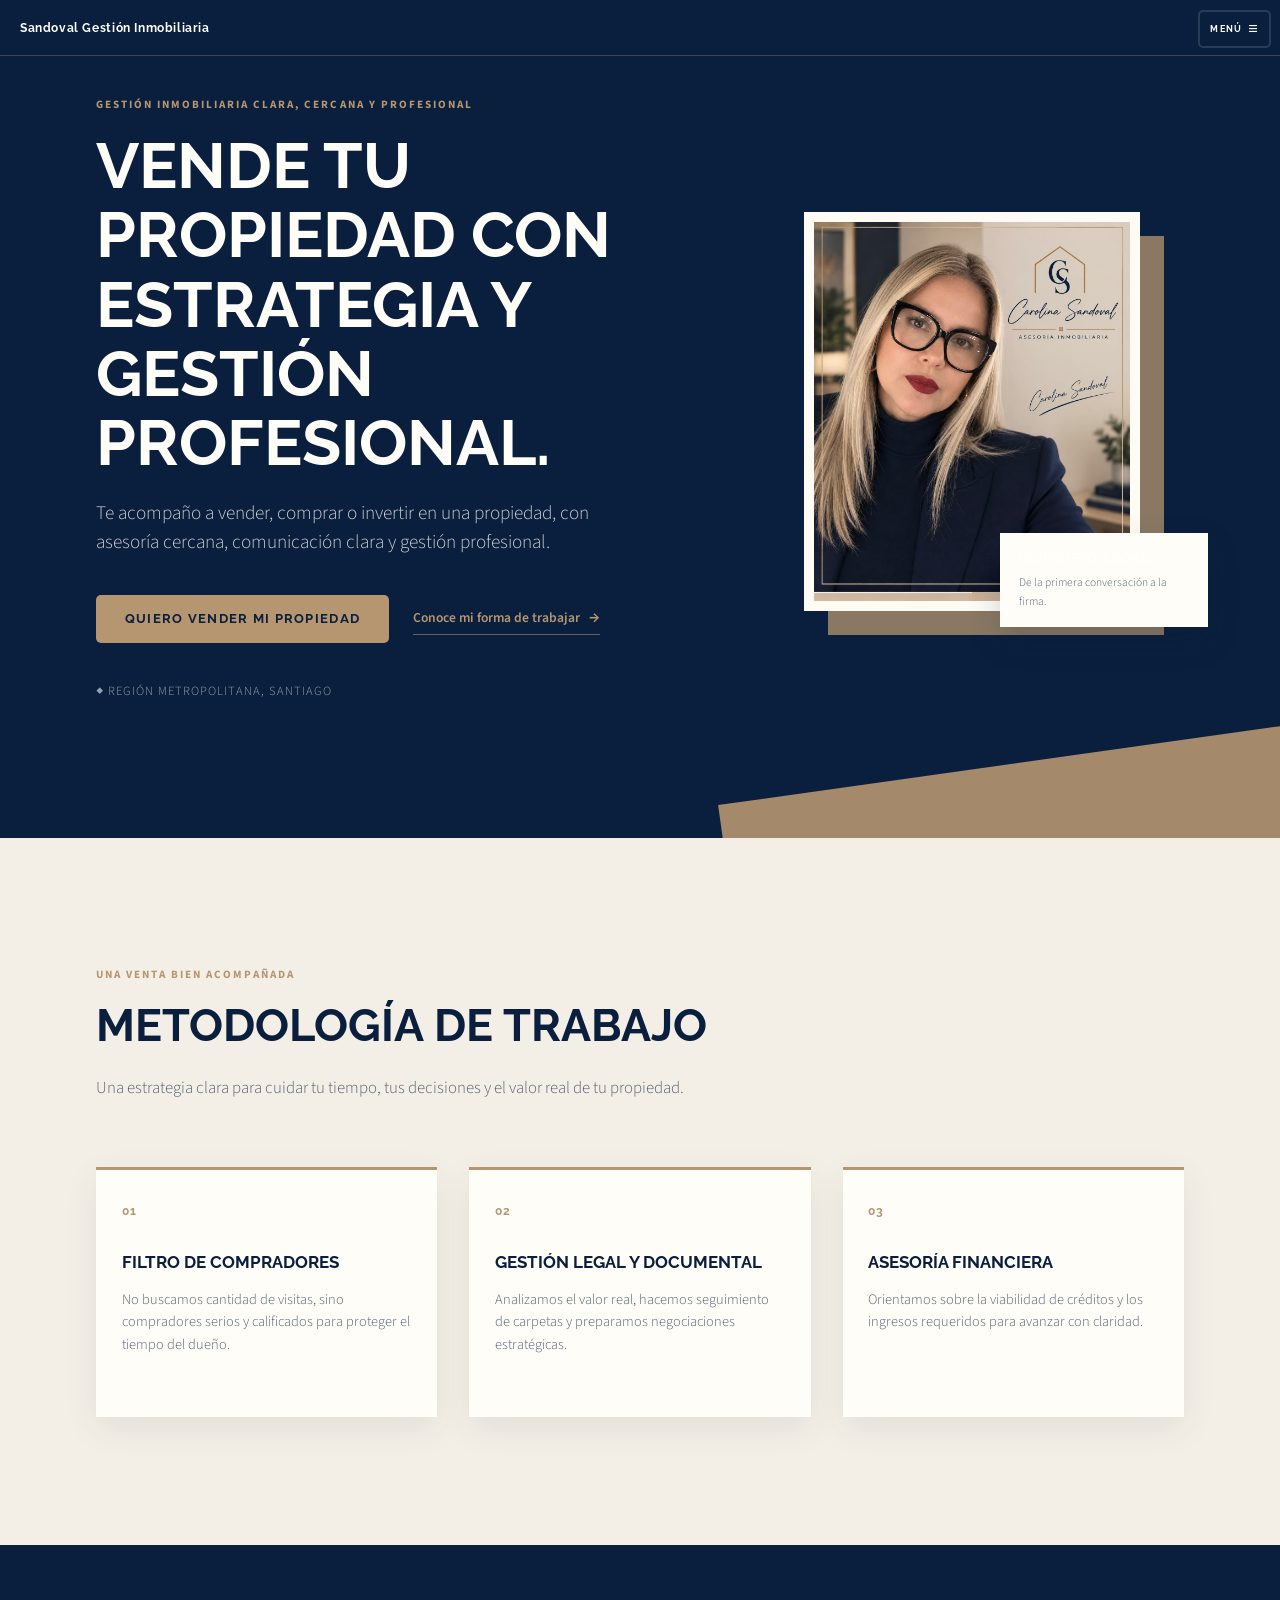
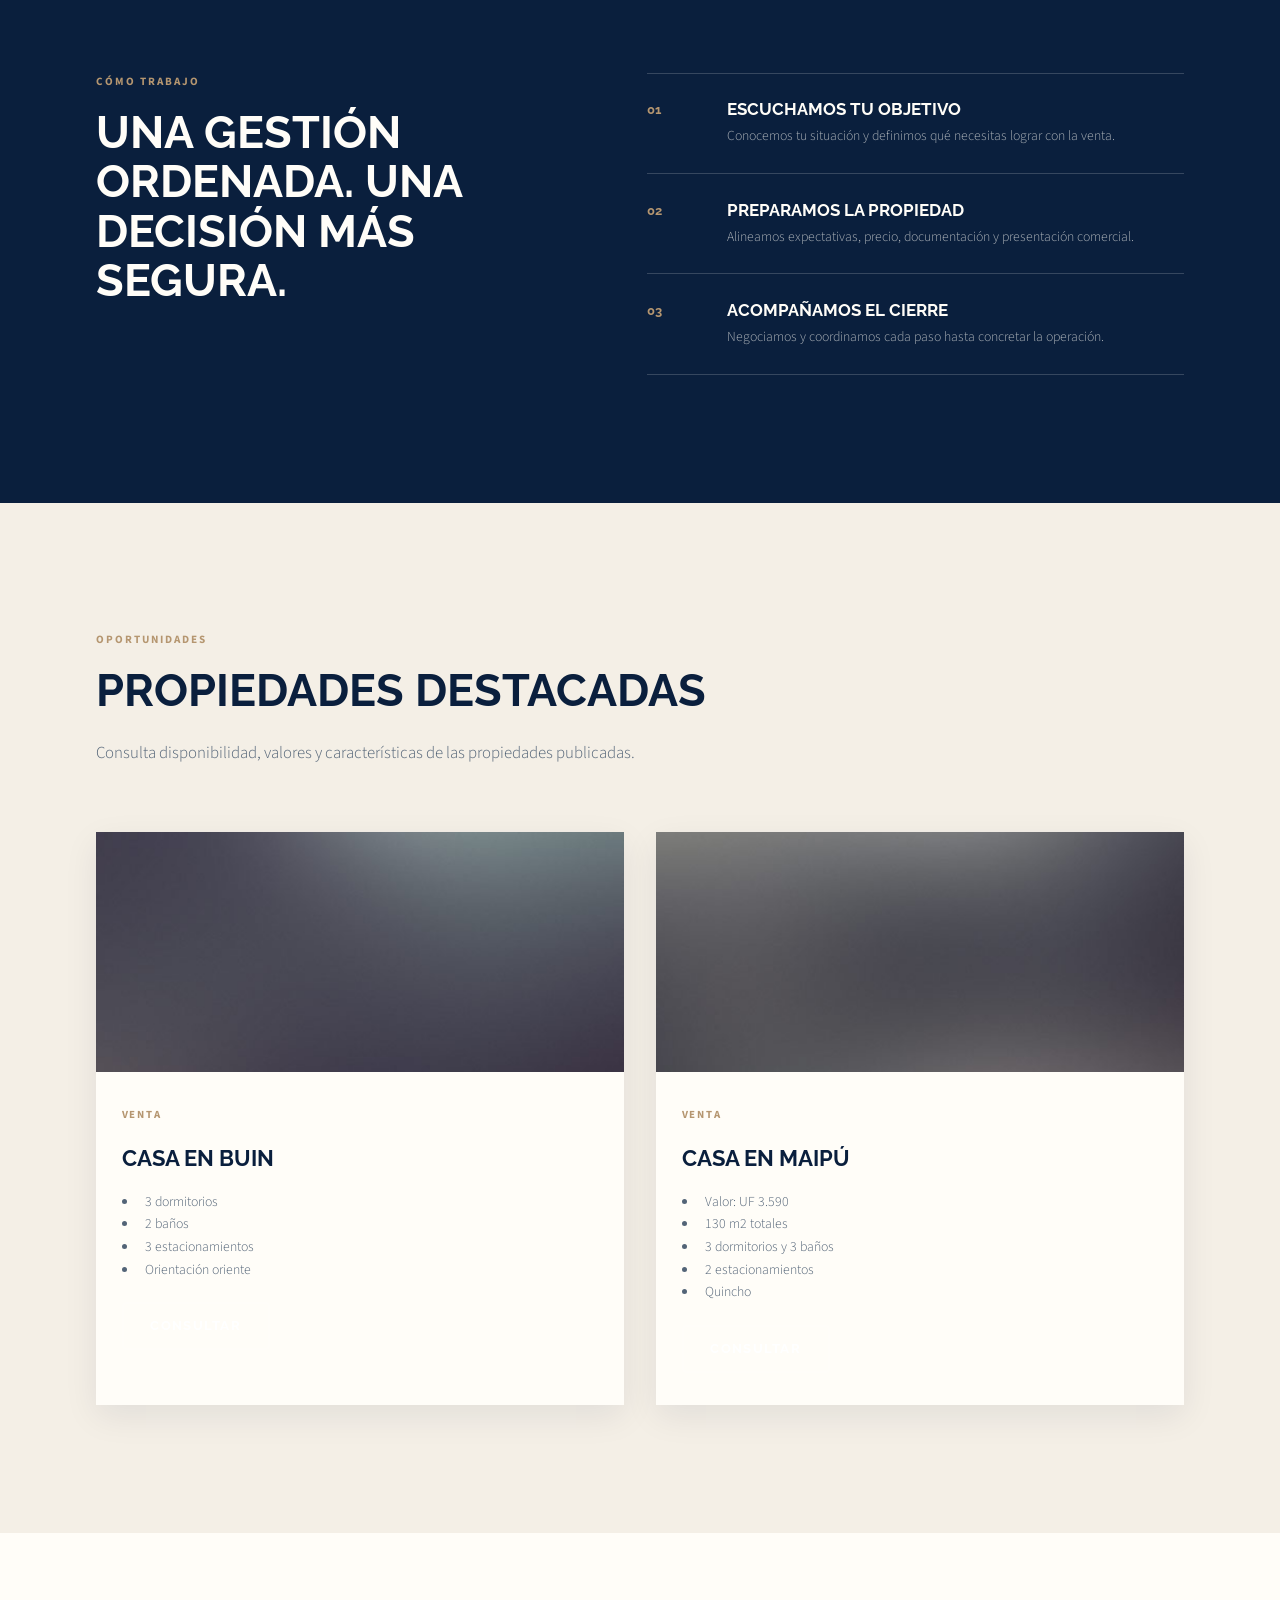
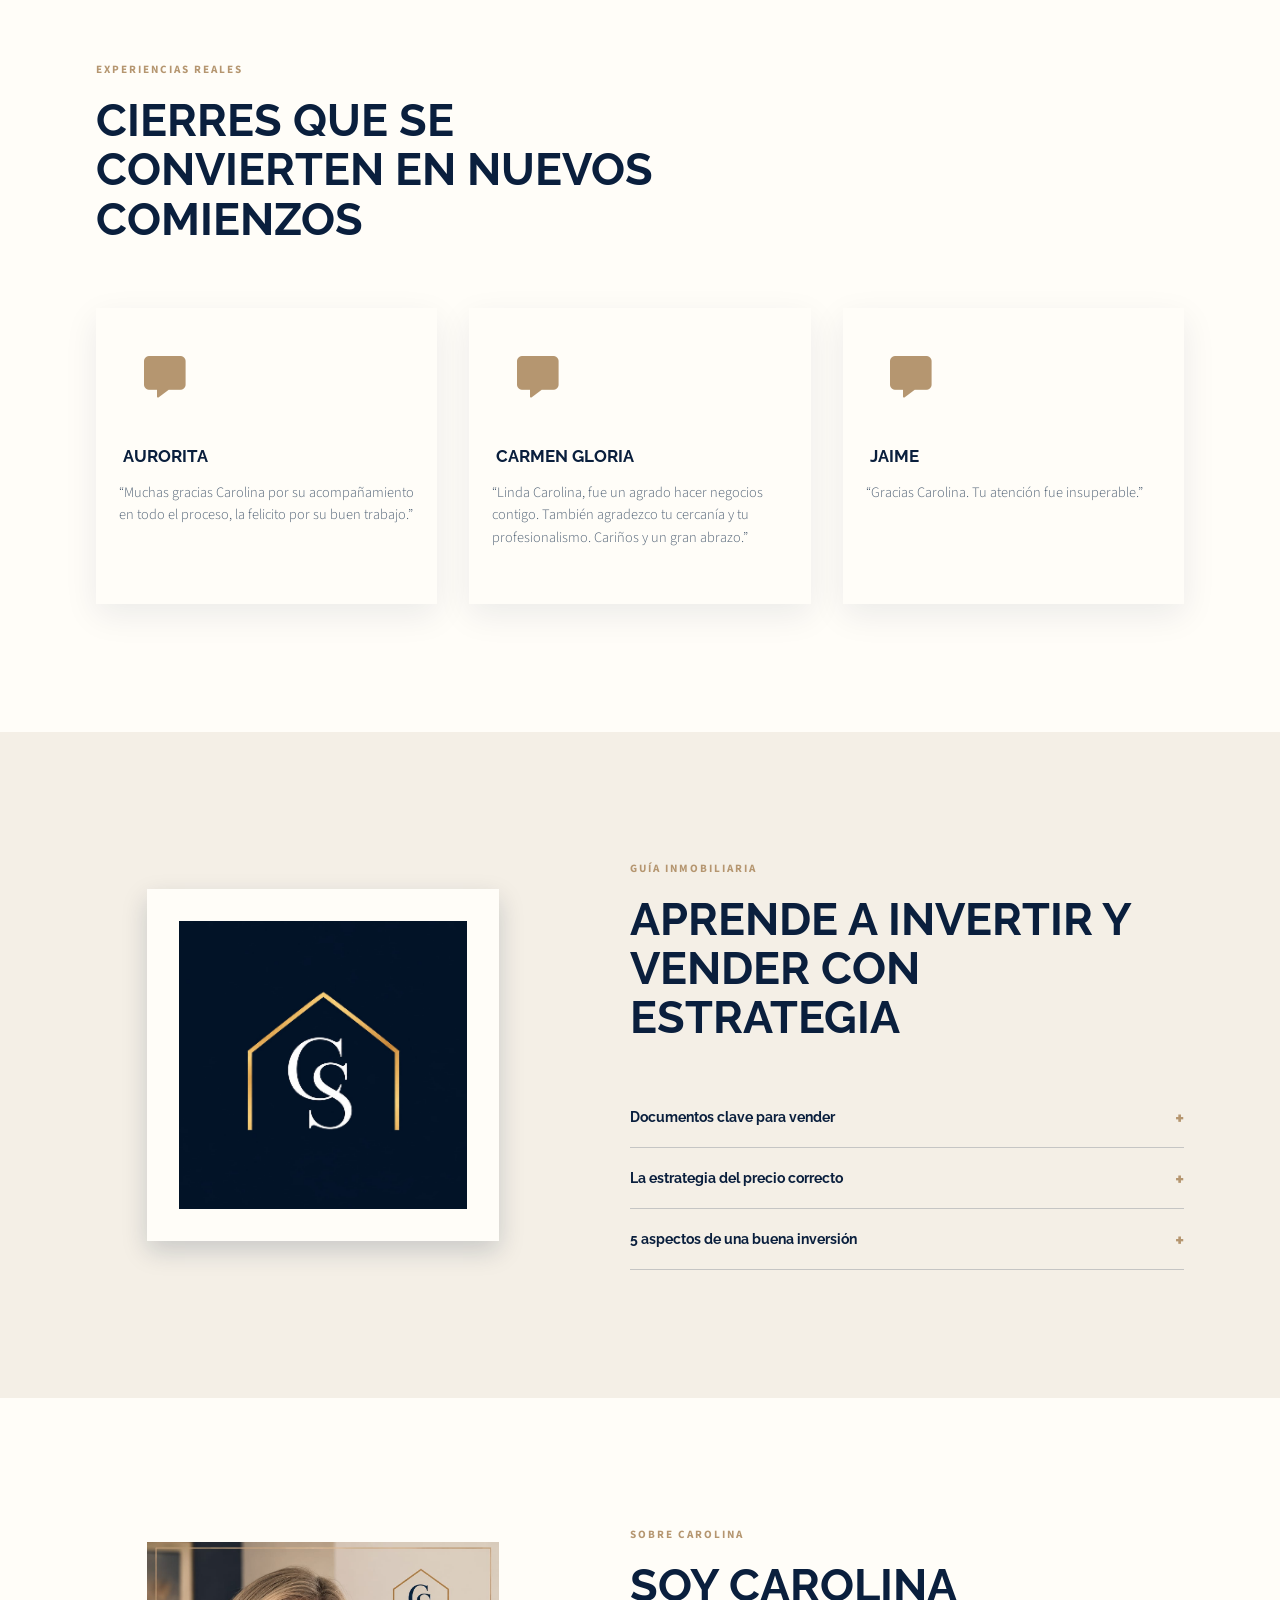
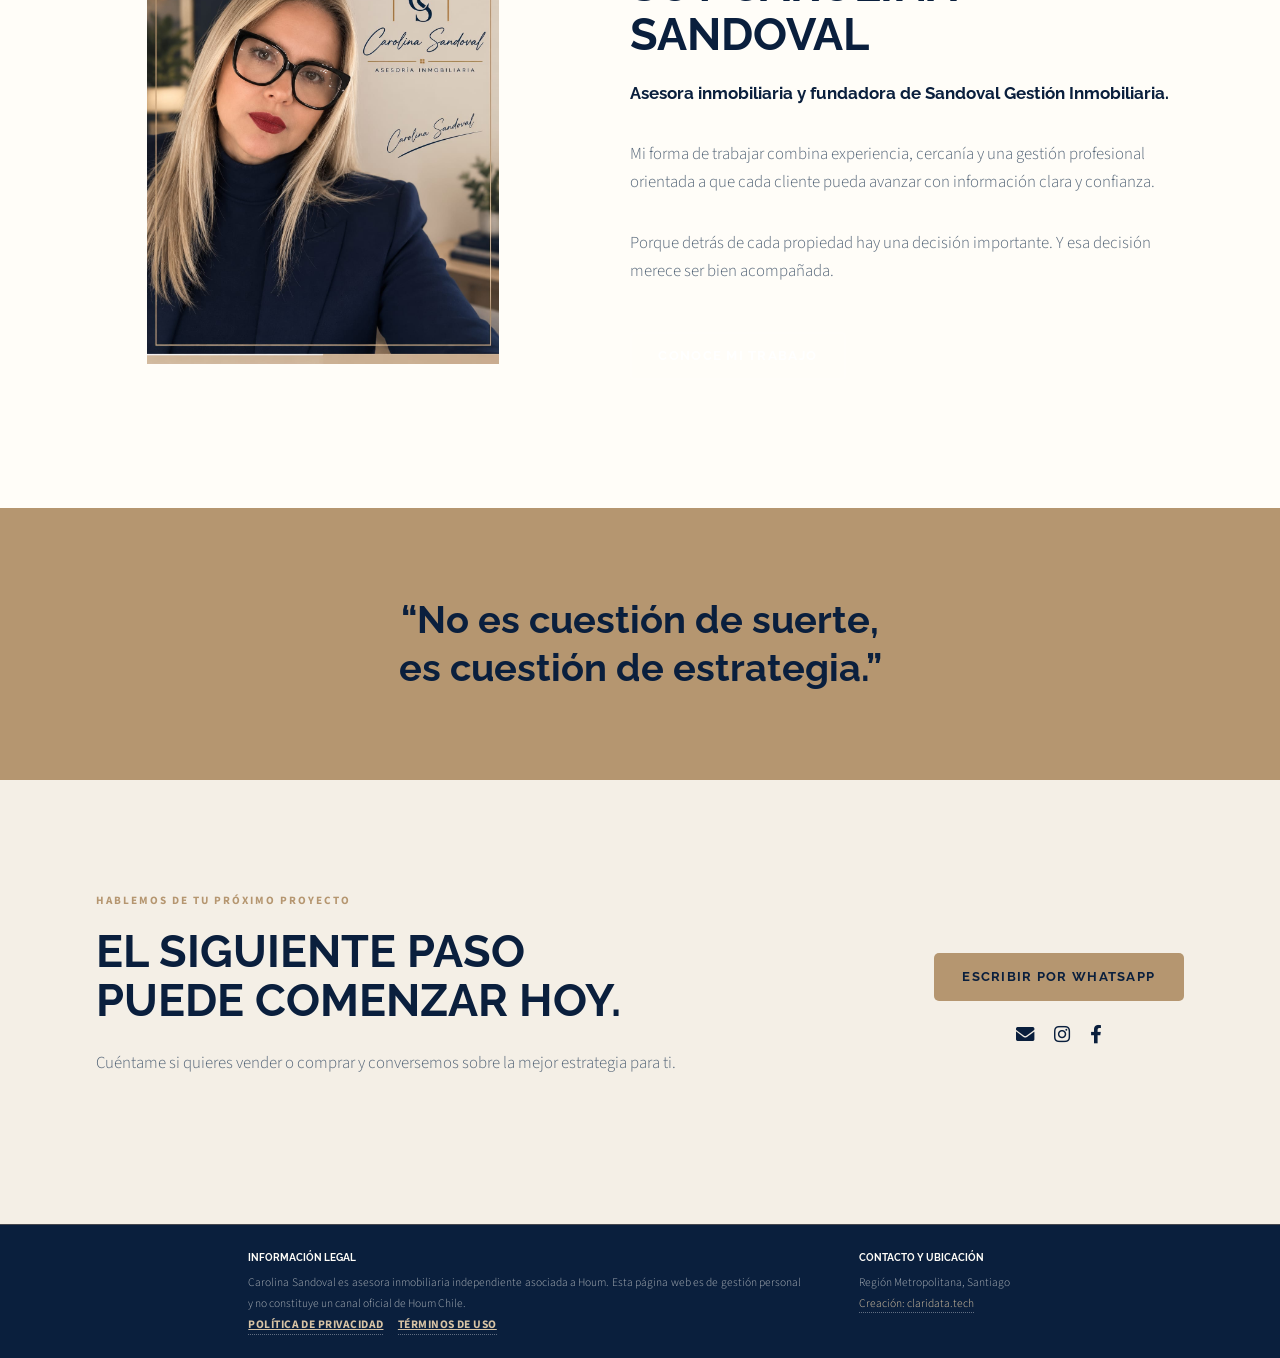
<file: index.html>
<!DOCTYPE HTML>
<html lang="es">
	<head>
		<title>Sandoval Gestión Inmobiliaria | Asesoría inmobiliaria</title>
		<meta charset="utf-8" />
		<meta name="viewport" content="width=device-width, initial-scale=1" />
		<meta name="description" content="Sandoval Gestión Inmobiliaria: asesoría para vender y comprar propiedades en la Región Metropolitana y Santiago, con estrategia, negociación y gestión profesional." />
		<link rel="icon" type="image/jpeg" sizes="64x64" href="images/imageslogo-casita.jpg" />
		<link rel="stylesheet" href="assets/css/main.css" />
		<noscript><link rel="stylesheet" href="assets/css/noscript.css" /></noscript>
	</head>
	<body class="is-preload landing-page">
		<div id="page-wrapper">
			<header id="header" class="site-header">
				<h1><a href="#top">Sandoval Gestión Inmobiliaria</a></h1>
				<nav><a href="#menu">Menú</a></nav>
			</header>

			<nav id="menu">
				<div class="inner">
					<h2>Menú</h2>
					<ul class="links">
						<li><a href="#top">Inicio</a></li>
						<li><a href="#services">Servicios</a></li>
						<li><a href="#process">Cómo trabajo</a></li>
						<li><a href="#propiedades">Propiedades</a></li>
						<li><a href="#sobre-carolina">Sobre Carolina</a></li>
						<li><a href="#contact">Contacto</a></li>
					</ul>
					<a href="#" class="close">Cerrar</a>
				</div>
			</nav>
			<main id="top">
				<section class="hero-section">
					<div class="hero-section__inner">
						<div class="hero-section__content">
							<p class="eyebrow">Gestión inmobiliaria clara, cercana y profesional</p>
							<h2>Vende tu propiedad con estrategia y gestión profesional.</h2>
							<p class="hero-lead">Te acompaño a vender, comprar o invertir en una propiedad, con asesoría cercana, comunicación clara y gestión profesional.</p>
							<div class="hero-section__actions">
								<a class="button primary" href="https://wa.me/56998778498?text=Hola%20Carolina,%20quiero%20vender%20mi%20propiedad">Quiero vender mi propiedad</a>
								<a class="text-link" href="#services">Conoce mi forma de trabajar <span aria-hidden="true">&#8594;</span></a>
							</div>
							<p class="hero-location">&#9670; Región Metropolitana, Santiago</p>
						</div>
						<div class="hero-section__portrait">
							<div class="portrait-frame"><img src="images/imagescarolina-sandoval.jpeg" alt="Carolina Sandoval, asesora inmobiliaria" /></div>
							<div class="portrait-note"><strong>Gestión profesional</strong><span>De la primera conversación a la firma.</span></div>
						</div>
					</div>
				</section>

				<section id="services" class="content-section services-section">
					<div class="content-section__intro">
						<p class="eyebrow">Una venta bien acompañada</p>
						<h2>Metodología de Trabajo</h2>
						<p>Una estrategia clara para cuidar tu tiempo, tus decisiones y el valor real de tu propiedad.</p>
					</div>
					<div class="metodologia-grid">
						<article class="metodologia-card"><span class="metodologia-card__number">01</span><h3>Filtro de Compradores</h3><p>No buscamos cantidad de visitas, sino compradores serios y calificados para proteger el tiempo del dueño.</p></article>
						<article class="metodologia-card"><span class="metodologia-card__number">02</span><h3>Gestión Legal y Documental</h3><p>Analizamos el valor real, hacemos seguimiento de carpetas y preparamos negociaciones estratégicas.</p></article>
						<article class="metodologia-card"><span class="metodologia-card__number">03</span><h3>Asesoría Financiera</h3><p>Orientamos sobre la viabilidad de créditos y los ingresos requeridos para avanzar con claridad.</p></article>
					</div>
				</section>
				<section id="process" class="process-section">
					<div class="process-section__inner">
						<div class="process-section__heading"><p class="eyebrow">Cómo trabajo</p><h2>Una gestión ordenada. Una decisión más segura.</h2></div>
						<div class="process-list">
							<div class="process-step"><span>01</span><div><h3>Escuchamos tu objetivo</h3><p>Conocemos tu situación y definimos qué necesitas lograr con la venta.</p></div></div>
							<div class="process-step"><span>02</span><div><h3>Preparamos la propiedad</h3><p>Alineamos expectativas, precio, documentación y presentación comercial.</p></div></div>
							<div class="process-step"><span>03</span><div><h3>Acompañamos el cierre</h3><p>Negociamos y coordinamos cada paso hasta concretar la operación.</p></div></div>
						</div>
					</div>
				</section>

				<section id="propiedades" class="content-section properties-section">
					<div class="content-section__intro"><p class="eyebrow">Oportunidades</p><h2>Propiedades destacadas</h2><p>Consulta disponibilidad, valores y características de las propiedades publicadas.</p></div>
					<div class="propiedad-grid">
						<article class="propiedad-card"><img src="images/pic04.jpg" alt="Casa en venta en Buin" class="propiedad-card__imagen" /><div class="propiedad-card__contenido"><span class="propiedad-card__tipo">Venta</span><h3 class="propiedad-card__titulo">Casa en Buin</h3><ul class="propiedad-card__caracteristicas"><li>3 dormitorios</li><li>2 baños</li><li>3 estacionamientos</li><li>Orientación oriente</li></ul><a href="https://wa.me/56998778498?text=Hola%20Carolina,%20me%20interesa%20la%20casa%20en%20Buin" class="button propiedad-card__boton">Consultar</a></div></article>
						<article class="propiedad-card"><img src="images/pic05.jpg" alt="Casa en venta en Maipú" class="propiedad-card__imagen" /><div class="propiedad-card__contenido"><span class="propiedad-card__tipo">Venta</span><h3 class="propiedad-card__titulo">Casa en Maipú</h3><ul class="propiedad-card__caracteristicas"><li>Valor: UF 3.590</li><li>130 m2 totales</li><li>3 dormitorios y 3 baños</li><li>2 estacionamientos</li><li>Quincho</li></ul><a href="https://wa.me/56998778498?text=Hola%20Carolina,%20me%20interesa%20la%20casa%20en%20Maipu" class="button propiedad-card__boton">Consultar</a></div></article>
					</div>
				</section>
				<section id="casos-exito" class="casos-exito-section">
					<div class="casos-exito-section__intro"><p class="eyebrow">Experiencias reales</p><h2>Cierres que se convierten en nuevos comienzos</h2></div>
					<div class="testimonios-grid">
						<article class="testimonio-card"><span class="testimonio-card__icon icon solid fa-comment-alt" aria-hidden="true"></span><h3 class="testimonio-card__nombre">Aurorita</h3><p class="testimonio-card__frase">“Muchas gracias Carolina por su acompañamiento en todo el proceso, la felicito por su buen trabajo.”</p></article>
						<article class="testimonio-card"><span class="testimonio-card__icon icon solid fa-comment-alt" aria-hidden="true"></span><h3 class="testimonio-card__nombre">Carmen Gloria</h3><p class="testimonio-card__frase">“Linda Carolina, fue un agrado hacer negocios contigo. También agradezco tu cercanía y tu profesionalismo. Cariños y un gran abrazo.”</p></article>
						<article class="testimonio-card"><span class="testimonio-card__icon icon solid fa-comment-alt" aria-hidden="true"></span><h3 class="testimonio-card__nombre">Jaime</h3><p class="testimonio-card__frase">“Gracias Carolina. Tu atención fue insuperable.”</p></article>
					</div>
				</section>
				<section class="guia-inmobiliaria"><div class="guia-inmobiliaria__imagen"><div class="guia-inmobiliaria__logo-panel"><img src="images/imageslogo-casita.jpg" alt="Sandoval Gestión Inmobiliaria" class="guia-inmobiliaria__logo" /></div></div><div class="guia-inmobiliaria__contenido"><p class="eyebrow">Guía Inmobiliaria</p><h2>Aprende a Invertir y Vender con Estrategia</h2><div class="guia-inmobiliaria__acordeon"><details><summary>Documentos clave para vender</summary><p>Tener los papeles al día es la diferencia entre un cierre rápido y una venta caída. Los esenciales son:</p><ul class="guia-lista"><li><strong>Certificado de Dominio Vigente:</strong> Acredita formalmente quién es el dueño.</li><li><strong>Hipotecas y Gravámenes:</strong> Demuestra que no hay embargos ni prohibiciones.</li><li><strong>Certificado de No Deuda:</strong> Asegura que las contribuciones en el SII están pagadas.</li><li><strong>Gastos Comunes al Día:</strong> Clave si vendes en condominio.</li><li><strong>Estudio de Títulos:</strong> Revisión legal para dar seguridad a la compra.</li></ul></details><details><summary>La estrategia del precio correcto</summary><p>Un precio mal definido puede hacerte perder dinero y tiempo. La estrategia implica:</p><ul class="guia-lista"><li><strong>Análisis de Mercado Real:</strong> Publicar basado en a cuánto se cierran las ventas en tu sector.</li><li><strong>Filtro de Compradores:</strong> Un precio correcto atrae a personas con capacidad financiera real.</li><li><strong>Margen de Negociación:</strong> Definir un piso mínimo para defender el valor en las ofertas.</li></ul></details><details><summary>5 aspectos de una buena inversión</summary><p>Antes de comprar, debes analizar:</p><ul class="guia-lista"><li><strong>Ubicación y Conectividad:</strong> Cercanía a transporte y servicios.</li><li><strong>Plusvalía de la Zona:</strong> Proyectos futuros en el sector.</li><li><strong>Estado de la Propiedad:</strong> Evaluar si las reparaciones anulan la ganancia.</li><li><strong>Demanda de Arriendo:</strong> Qué tan rápido será encontrar inquilino.</li><li><strong>Rentabilidad Esperada:</strong> Calcular ingresos descontando gastos y vacancia.</li></ul></details></div></div></section>
				<section id="sobre-carolina" class="sobre-carolina"><div class="sobre-carolina__imagen"><img src="images/imagescarolina-sandoval.jpeg" alt="Carolina Sandoval, asesora inmobiliaria" /></div><div class="sobre-carolina__contenido"><p class="eyebrow">Sobre Carolina</p><h2>Soy Carolina Sandoval</h2><p class="sobre-carolina__cargo">Asesora inmobiliaria y fundadora de Sandoval Gestión Inmobiliaria.</p><p>Mi forma de trabajar combina experiencia, cercanía y una gestión profesional orientada a que cada cliente pueda avanzar con información clara y confianza.</p><p>Porque detrás de cada propiedad hay una decisión importante. Y esa decisión merece ser bien acompañada.</p><a class="button sobre-carolina__boton" href="#contact">Conoce mi trabajo</a></div></section>
				<section class="statement-section"><p>“No es cuestión de suerte,<br />es cuestión de estrategia.”</p></section>

				<section id="contact" class="contact-section">
					<div><p class="eyebrow">Hablemos de tu próximo proyecto</p><h2>El siguiente paso puede comenzar hoy.</h2><p>Cuéntame si quieres vender o comprar y conversemos sobre la mejor estrategia para ti.</p></div>
					<div class="contact-section__actions"><a class="button primary" href="https://wa.me/56998778498?text=Hola%20Carolina,%20quiero%20asesoría%20para%20vender%20o%20comprar%20una%20propiedad">Escribir por WhatsApp</a><div class="contact-socials"><a class="contact-email icon solid fa-envelope" href="mailto:carolinasandoval.houm@gmail.com" aria-label="Enviar correo electrónico" title="Enviar correo electrónico"><span class="label">Correo electrónico</span></a><a class="contact-email icon brands fa-instagram" href="https://www.instagram.com/sandovalgestioninmobiliaria/" target="_blank" rel="noopener" aria-label="Instagram" title="Instagram"><span class="label">Instagram</span></a><a class="contact-email icon brands fa-facebook-f" href="https://www.facebook.com/people/Sandoval-Gesti%C3%B3n-Inmobiliaria/100089237814650/?ref=NONE_xav_ig_profile_page_web#" target="_blank" rel="noopener" aria-label="Facebook" title="Facebook"><span class="label">Facebook</span></a></div></div>
				</section>
			</main>

			<footer class="site-footer"><div class="footer-legal"><p class="site-footer__heading">Información legal</p><p>Carolina Sandoval es asesora inmobiliaria independiente asociada a Houm. Esta página web es de gestión personal y no constituye un canal oficial de Houm Chile.</p><div class="footer-links"><a href="politica-privacidad.html">Política de Privacidad</a><a href="terminos-uso.html">Términos de Uso</a></div></div><div class="footer-contact"><p class="site-footer__heading">Contacto y ubicación</p><p>Región Metropolitana, Santiago</p><a href="https://claridata.tech">Creación: claridata.tech</a></div></footer>
		</div>
		<script src="assets/js/jquery.min.js"></script><script src="assets/js/jquery.scrollex.min.js"></script><script src="assets/js/browser.min.js"></script><script src="assets/js/breakpoints.min.js"></script><script src="assets/js/util.js"></script><script src="assets/js/main.js"></script>
	</body>
</html>
</file>
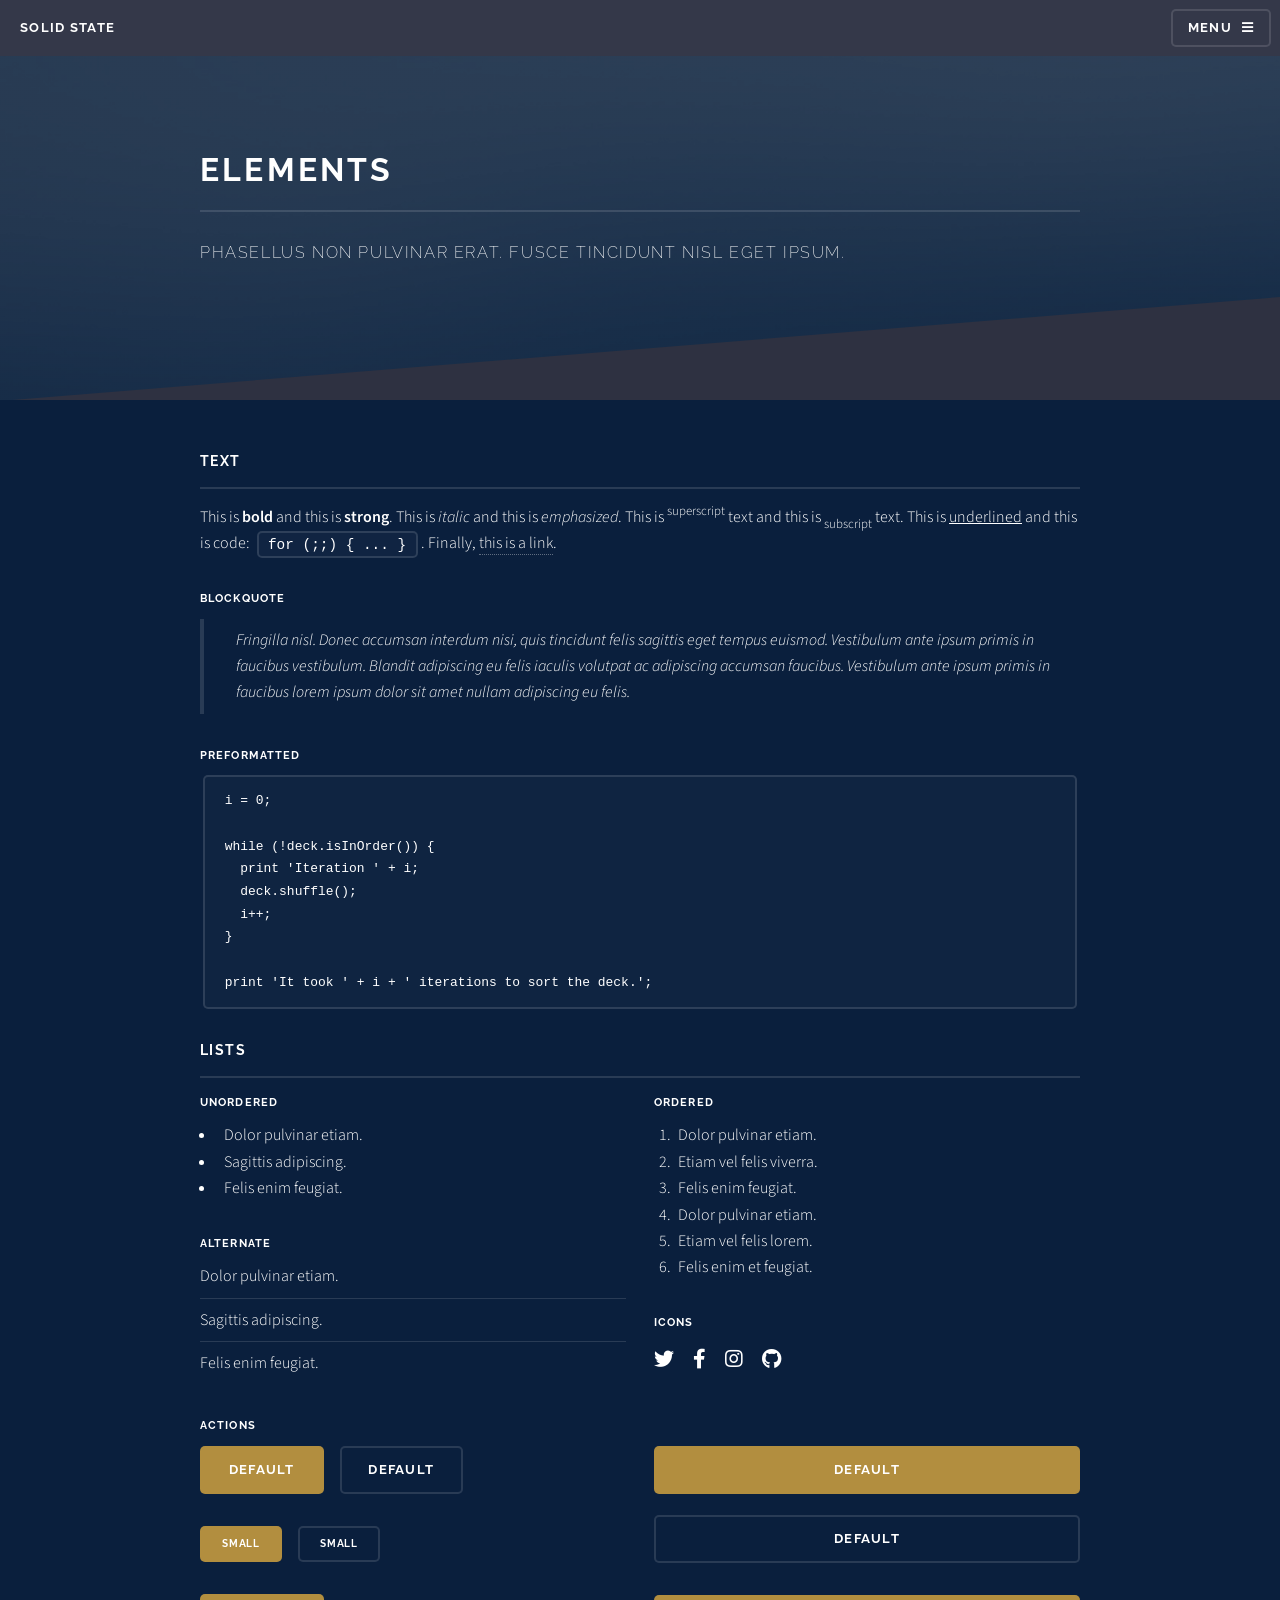
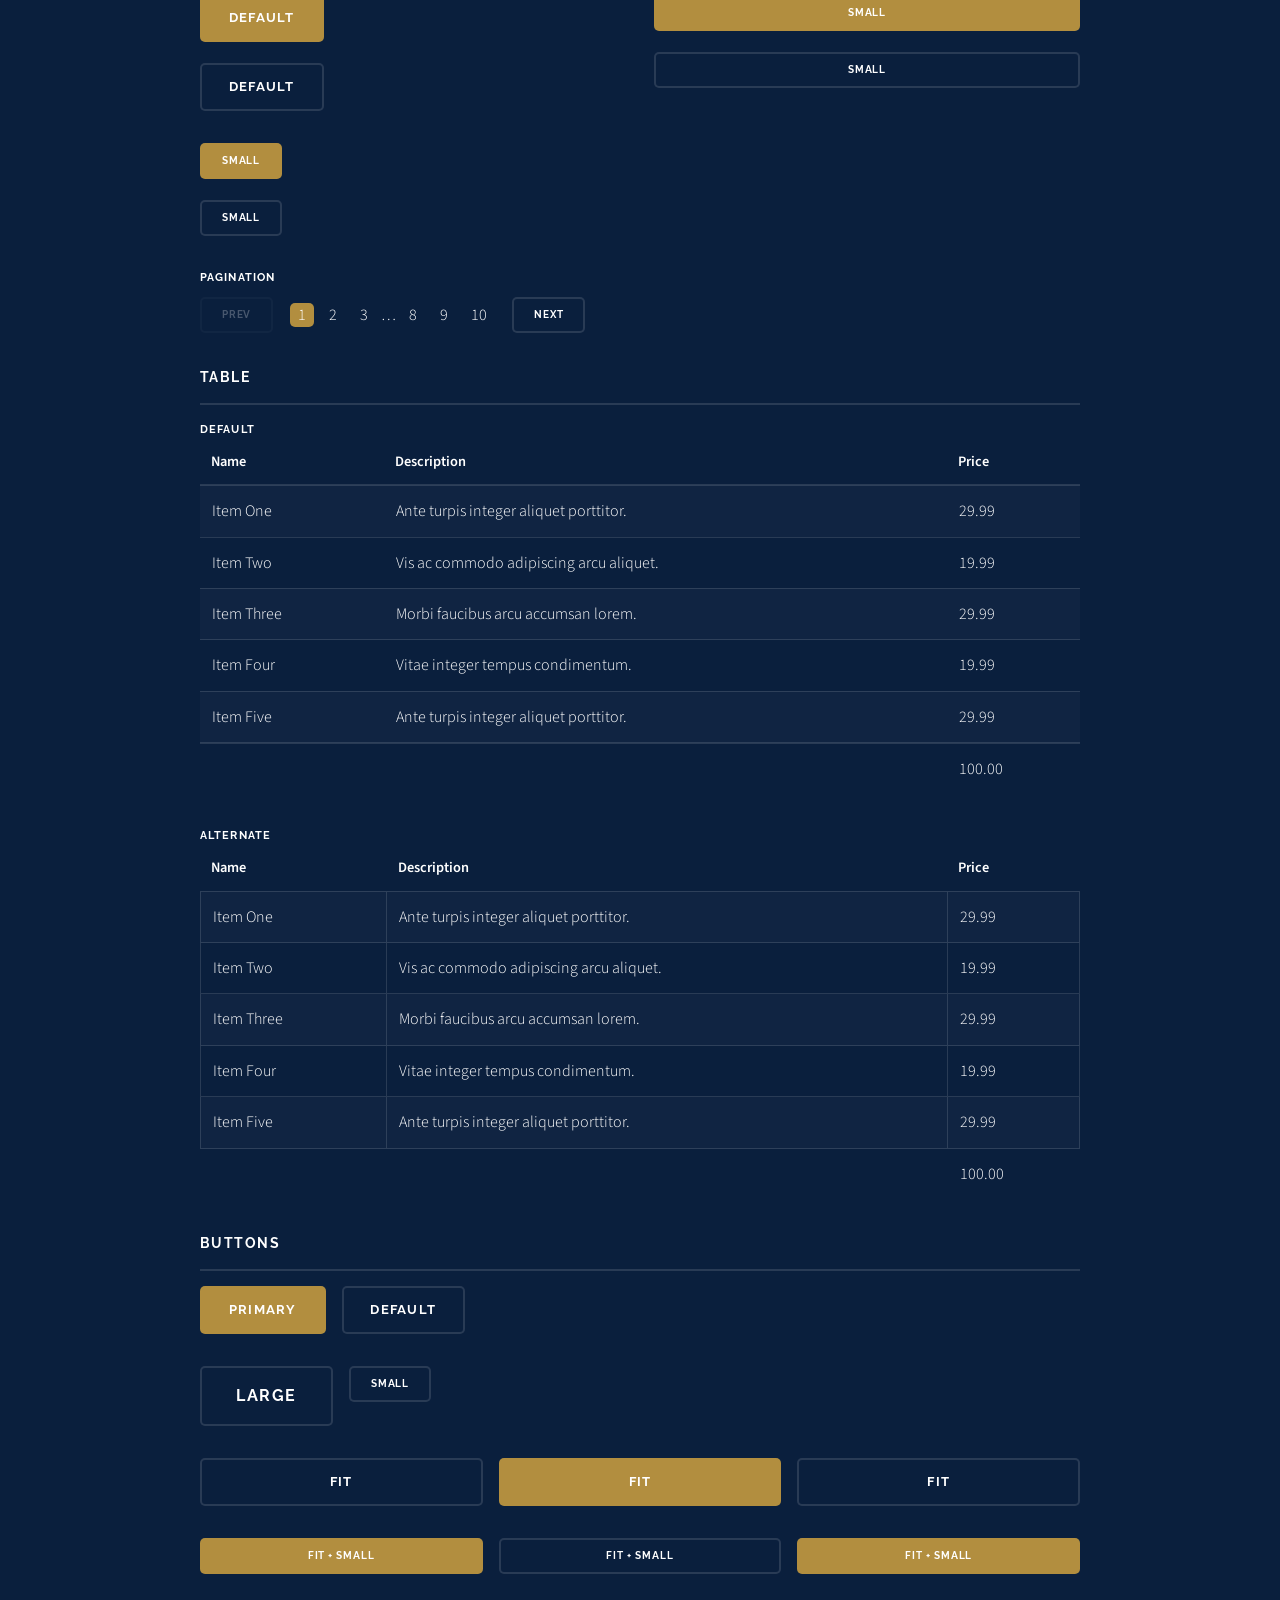
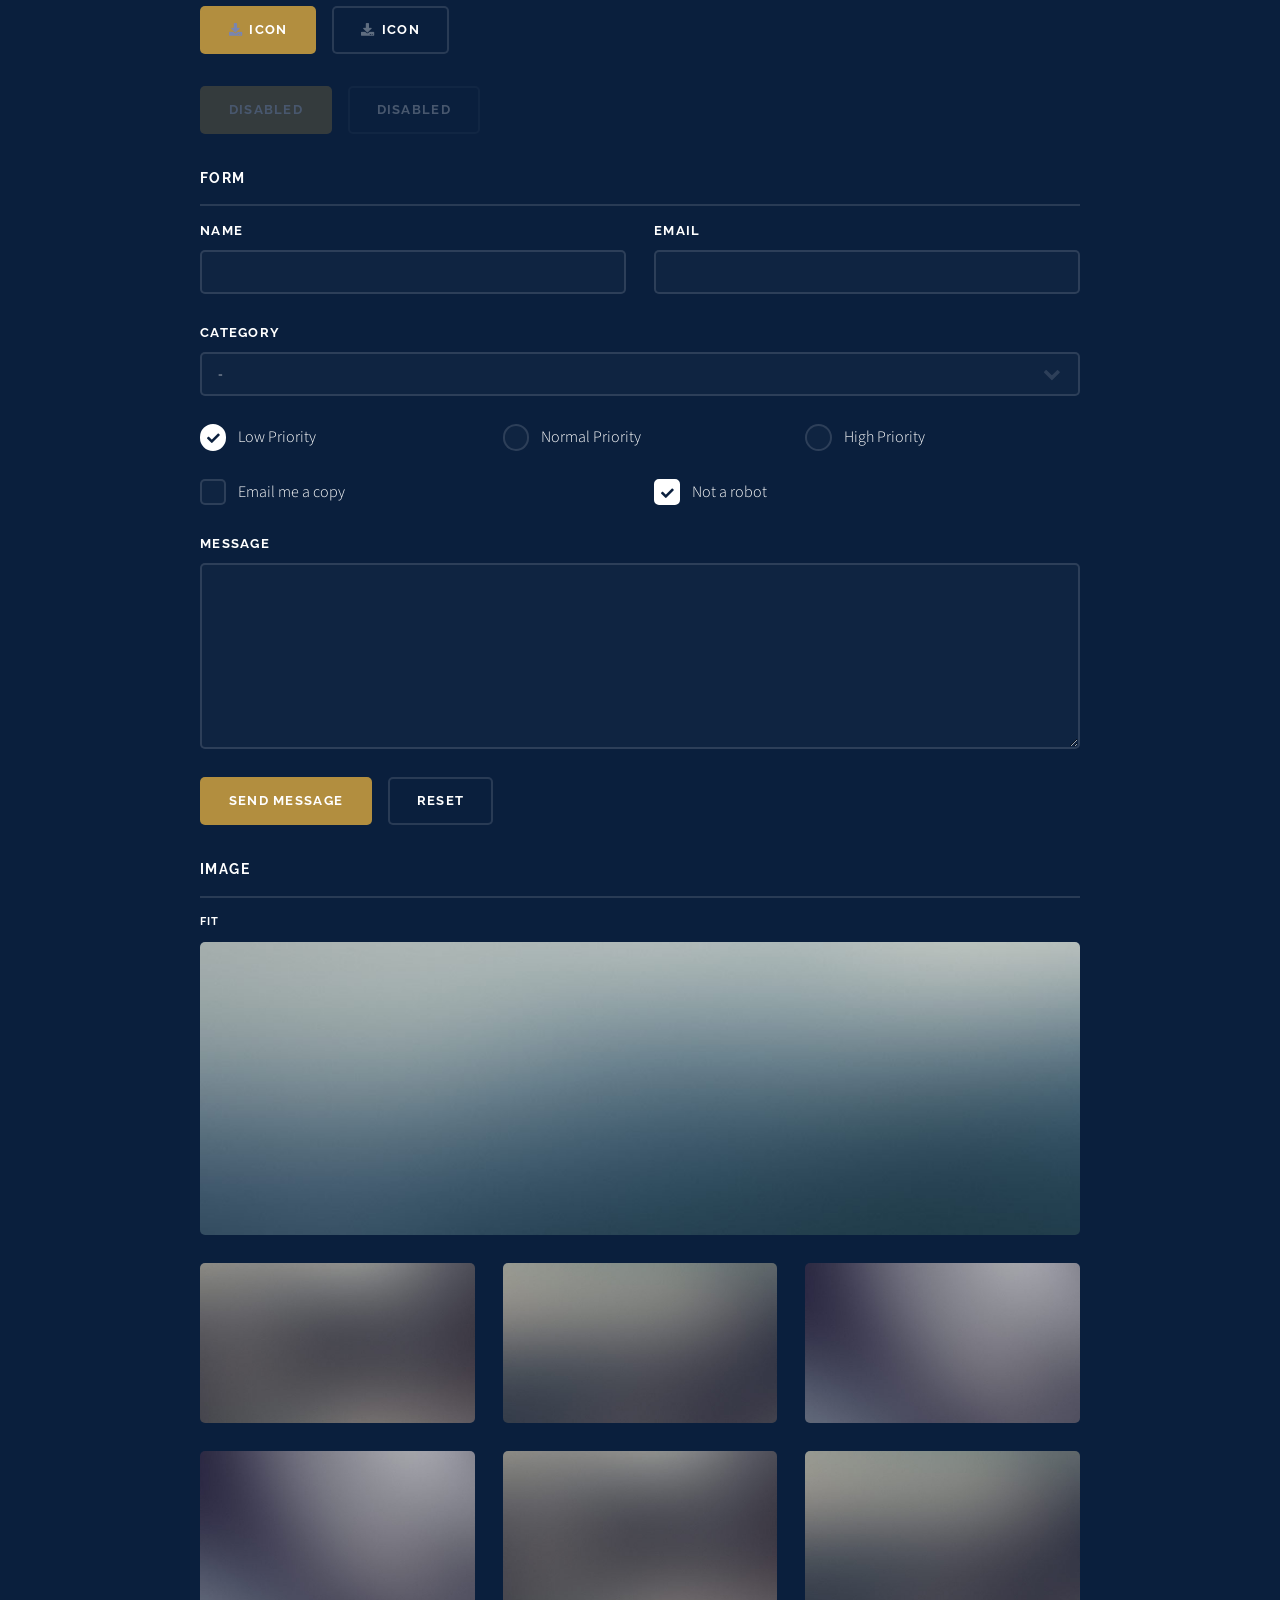
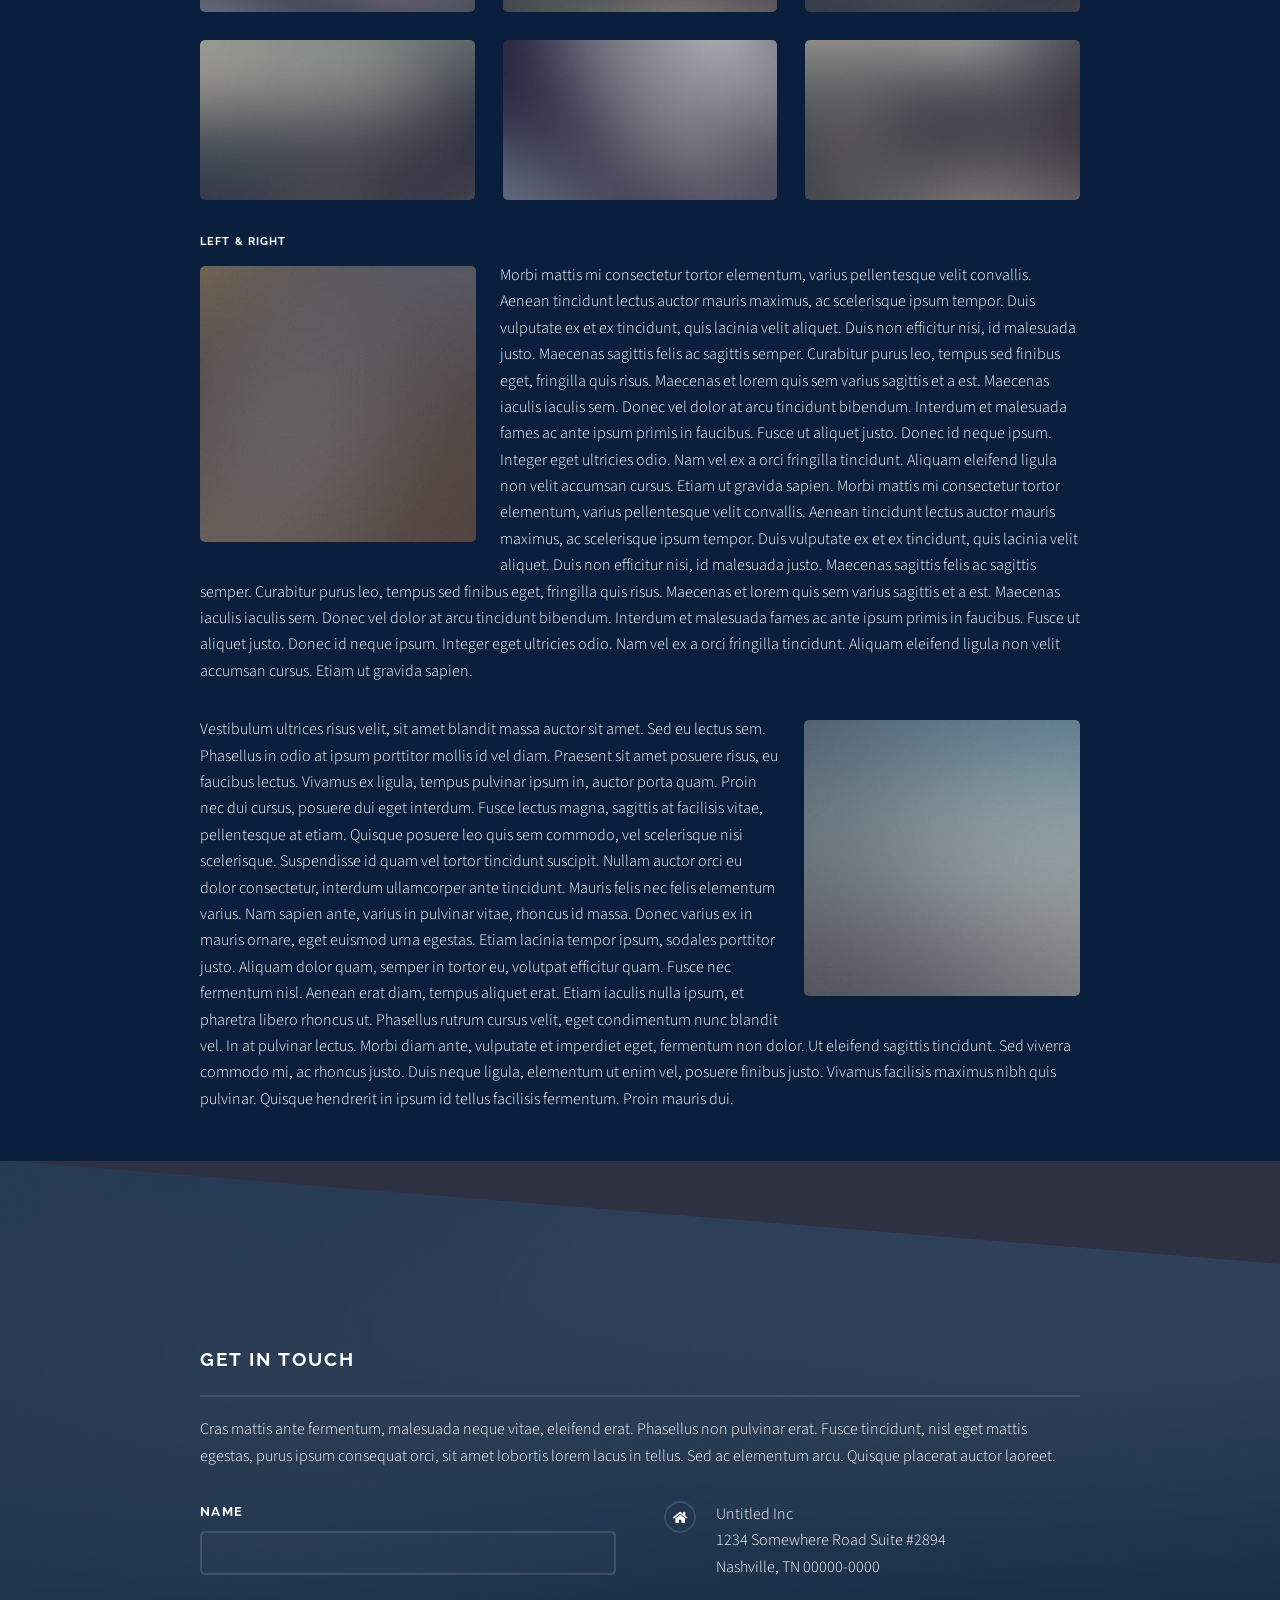
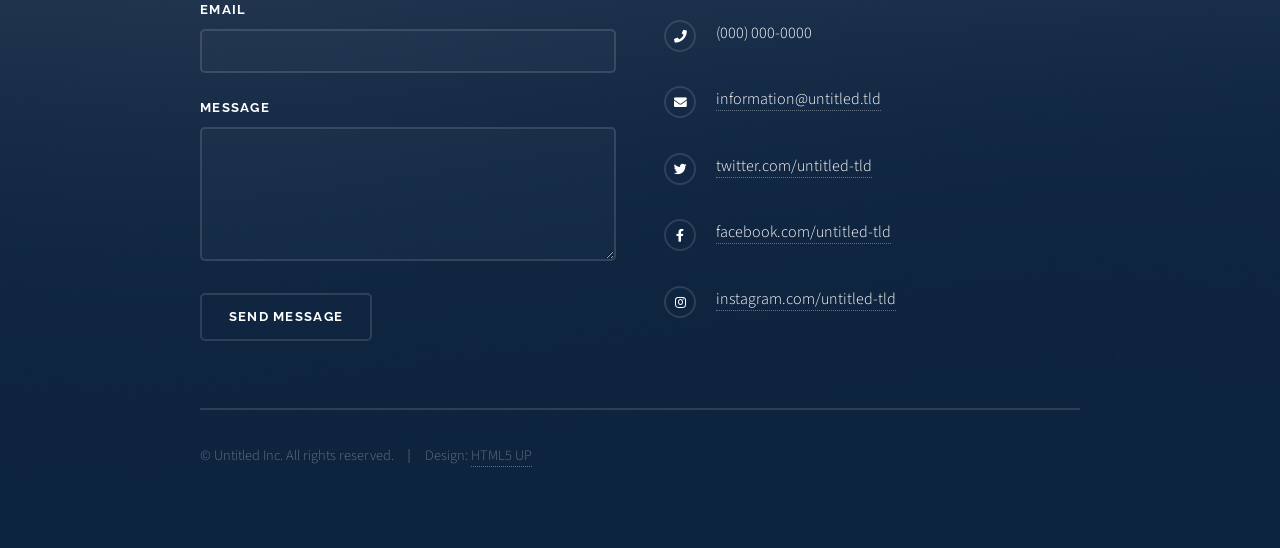
<file: elements.html>
<!DOCTYPE HTML>
<!--
	Solid State by HTML5 UP
	html5up.net | @ajlkn
	Free for personal and commercial use under the CCA 3.0 license (html5up.net/license)
-->
<html>
	<head>
		<title>Elements - Solid State by HTML5 UP</title>
		<meta charset="utf-8" />
		<meta name="viewport" content="width=device-width, initial-scale=1, user-scalable=no" />
		<link rel="stylesheet" href="assets/css/main.css" />
		<noscript><link rel="stylesheet" href="assets/css/noscript.css" /></noscript>
	</head>
	<body class="is-preload">

		<!-- Page Wrapper -->
			<div id="page-wrapper">

				<!-- Header -->
					<header id="header">
						<h1><a href="index.html">Solid State</a></h1>
						<nav>
							<a href="#menu">Menu</a>
						</nav>
					</header>

				<!-- Menu -->
					<nav id="menu">
						<div class="inner">
							<h2>Menu</h2>
							<ul class="links">
								<li><a href="index.html">Home</a></li>
								<li><a href="generic.html">Generic</a></li>
								<li><a href="elements.html">Elements</a></li>
								<li><a href="#">Log In</a></li>
								<li><a href="#">Sign Up</a></li>
							</ul>
							<a href="#" class="close">Close</a>
						</div>
					</nav>

				<!-- Wrapper -->
					<section id="wrapper">
						<header>
							<div class="inner">
								<h2>Elements</h2>
								<p>Phasellus non pulvinar erat. Fusce tincidunt nisl eget ipsum.</p>
							</div>
						</header>

						<!-- Content -->
							<div class="wrapper">
								<div class="inner">

									<section>
										<h3 class="major">Text</h3>
										<p>This is <b>bold</b> and this is <strong>strong</strong>. This is <i>italic</i> and this is <em>emphasized</em>.
										This is <sup>superscript</sup> text and this is <sub>subscript</sub> text.
										This is <u>underlined</u> and this is code: <code>for (;;) { ... }</code>. Finally, <a href="#">this is a link</a>.</p>
										<h4>Blockquote</h4>
										<blockquote>Fringilla nisl. Donec accumsan interdum nisi, quis tincidunt felis sagittis eget tempus euismod. Vestibulum ante ipsum primis in faucibus vestibulum. Blandit adipiscing eu felis iaculis volutpat ac adipiscing accumsan faucibus. Vestibulum ante ipsum primis in faucibus lorem ipsum dolor sit amet nullam adipiscing eu felis.</blockquote>
										<h4>Preformatted</h4>
										<pre><code>i = 0;

while (!deck.isInOrder()) {
  print 'Iteration ' + i;
  deck.shuffle();
  i++;
}

print 'It took ' + i + ' iterations to sort the deck.';</code></pre>
									</section>

									<section>
										<h3 class="major">Lists</h3>
										<div class="row">
											<div class="col-6 col-12-medium">
												<h4>Unordered</h4>
												<ul>
													<li>Dolor pulvinar etiam.</li>
													<li>Sagittis adipiscing.</li>
													<li>Felis enim feugiat.</li>
												</ul>
												<h4>Alternate</h4>
												<ul class="alt">
													<li>Dolor pulvinar etiam.</li>
													<li>Sagittis adipiscing.</li>
													<li>Felis enim feugiat.</li>
												</ul>
											</div>
											<div class="col-6 col-12-medium">
												<h4>Ordered</h4>
												<ol>
													<li>Dolor pulvinar etiam.</li>
													<li>Etiam vel felis viverra.</li>
													<li>Felis enim feugiat.</li>
													<li>Dolor pulvinar etiam.</li>
													<li>Etiam vel felis lorem.</li>
													<li>Felis enim et feugiat.</li>
												</ol>
												<h4>Icons</h4>
												<ul class="icons">
													<li><a href="#" class="icon brands fa-twitter"><span class="label">Twitter</span></a></li>
													<li><a href="#" class="icon brands fa-facebook-f"><span class="label">Facebook</span></a></li>
													<li><a href="#" class="icon brands fa-instagram"><span class="label">Instagram</span></a></li>
													<li><a href="#" class="icon brands fa-github"><span class="label">Github</span></a></li>
												</ul>
											</div>
										</div>
										<h4>Actions</h4>
										<div class="row">
											<div class="col-6 col-12-medium">
												<ul class="actions">
													<li><a href="#" class="button primary">Default</a></li>
													<li><a href="#" class="button">Default</a></li>
												</ul>
												<ul class="actions small">
													<li><a href="#" class="button primary small">Small</a></li>
													<li><a href="#" class="button small">Small</a></li>
												</ul>
												<ul class="actions stacked">
													<li><a href="#" class="button primary">Default</a></li>
													<li><a href="#" class="button">Default</a></li>
												</ul>
												<ul class="actions stacked small">
													<li><a href="#" class="button primary small">Small</a></li>
													<li><a href="#" class="button small">Small</a></li>
												</ul>
											</div>
											<div class="col-6 col-12-medium">
												<ul class="actions stacked">
													<li><a href="#" class="button primary fit">Default</a></li>
													<li><a href="#" class="button fit">Default</a></li>
												</ul>
												<ul class="actions stacked small">
													<li><a href="#" class="button primary small fit">Small</a></li>
													<li><a href="#" class="button small fit">Small</a></li>
												</ul>
											</div>
										</div>
										<h4>Pagination</h4>
										<ul class="pagination">
											<li><span class="button small disabled">Prev</span></li>
											<li><a href="#" class="page active">1</a></li>
											<li><a href="#" class="page">2</a></li>
											<li><a href="#" class="page">3</a></li>
											<li><span>&hellip;</span></li>
											<li><a href="#" class="page">8</a></li>
											<li><a href="#" class="page">9</a></li>
											<li><a href="#" class="page">10</a></li>
											<li><a href="#" class="button small">Next</a></li>
										</ul>
									</section>

									<section>
										<h3 class="major">Table</h3>
										<h4>Default</h4>
										<div class="table-wrapper">
											<table>
												<thead>
													<tr>
														<th>Name</th>
														<th>Description</th>
														<th>Price</th>
													</tr>
												</thead>
												<tbody>
													<tr>
														<td>Item One</td>
														<td>Ante turpis integer aliquet porttitor.</td>
														<td>29.99</td>
													</tr>
													<tr>
														<td>Item Two</td>
														<td>Vis ac commodo adipiscing arcu aliquet.</td>
														<td>19.99</td>
													</tr>
													<tr>
														<td>Item Three</td>
														<td> Morbi faucibus arcu accumsan lorem.</td>
														<td>29.99</td>
													</tr>
													<tr>
														<td>Item Four</td>
														<td>Vitae integer tempus condimentum.</td>
														<td>19.99</td>
													</tr>
													<tr>
														<td>Item Five</td>
														<td>Ante turpis integer aliquet porttitor.</td>
														<td>29.99</td>
													</tr>
												</tbody>
												<tfoot>
													<tr>
														<td colspan="2"></td>
														<td>100.00</td>
													</tr>
												</tfoot>
											</table>
										</div>

										<h4>Alternate</h4>
										<div class="table-wrapper">
											<table class="alt">
												<thead>
													<tr>
														<th>Name</th>
														<th>Description</th>
														<th>Price</th>
													</tr>
												</thead>
												<tbody>
													<tr>
														<td>Item One</td>
														<td>Ante turpis integer aliquet porttitor.</td>
														<td>29.99</td>
													</tr>
													<tr>
														<td>Item Two</td>
														<td>Vis ac commodo adipiscing arcu aliquet.</td>
														<td>19.99</td>
													</tr>
													<tr>
														<td>Item Three</td>
														<td> Morbi faucibus arcu accumsan lorem.</td>
														<td>29.99</td>
													</tr>
													<tr>
														<td>Item Four</td>
														<td>Vitae integer tempus condimentum.</td>
														<td>19.99</td>
													</tr>
													<tr>
														<td>Item Five</td>
														<td>Ante turpis integer aliquet porttitor.</td>
														<td>29.99</td>
													</tr>
												</tbody>
												<tfoot>
													<tr>
														<td colspan="2"></td>
														<td>100.00</td>
													</tr>
												</tfoot>
											</table>
										</div>
									</section>

									<section>
										<h3 class="major">Buttons</h3>
										<ul class="actions">
											<li><a href="#" class="button primary">Primary</a></li>
											<li><a href="#" class="button">Default</a></li>
										</ul>
										<ul class="actions">
											<li><a href="#" class="button large">Large</a></li>
											<li><a href="#" class="button small">Small</a></li>
										</ul>
										<ul class="actions fit">
											<li><a href="#" class="button fit">Fit</a></li>
											<li><a href="#" class="button primary fit">Fit</a></li>
											<li><a href="#" class="button fit">Fit</a></li>
										</ul>
										<ul class="actions fit small">
											<li><a href="#" class="button primary fit small">Fit + Small</a></li>
											<li><a href="#" class="button fit small">Fit + Small</a></li>
											<li><a href="#" class="button primary fit small">Fit + Small</a></li>
										</ul>
										<ul class="actions">
											<li><a href="#" class="button primary icon solid fa-download">Icon</a></li>
											<li><a href="#" class="button icon solid fa-download">Icon</a></li>
										</ul>
										<ul class="actions">
											<li><span class="button primary disabled">Disabled</span></li>
											<li><span class="button disabled">Disabled</span></li>
										</ul>
									</section>

									<section>
										<h3 class="major">Form</h3>
										<form method="post" action="#">
											<div class="row gtr-uniform">
												<div class="col-6 col-12-xsmall">
													<label for="demo-name">Name</label>
													<input type="text" name="demo-name" id="demo-name" value="" />
												</div>
												<div class="col-6 col-12-xsmall">
													<label for="demo-email">Email</label>
													<input type="email" name="demo-email" id="demo-email" value="" />
												</div>
												<div class="col-12">
													<label for="demo-category">Category</label>
													<select name="demo-category" id="demo-category">
														<option value="">-</option>
														<option value="1">Manufacturing</option>
														<option value="1">Shipping</option>
														<option value="1">Administration</option>
														<option value="1">Human Resources</option>
													</select>
												</div>
												<div class="col-4 col-12-small">
													<input type="radio" id="demo-priority-low" name="demo-priority" checked>
													<label for="demo-priority-low">Low Priority</label>
												</div>
												<div class="col-4 col-12-small">
													<input type="radio" id="demo-priority-normal" name="demo-priority">
													<label for="demo-priority-normal">Normal Priority</label>
												</div>
												<div class="col-4 col-12-small">
													<input type="radio" id="demo-priority-high" name="demo-priority">
													<label for="demo-priority-high">High Priority</label>
												</div>
												<div class="col-6 col-12-small">
													<input type="checkbox" id="demo-copy" name="demo-copy">
													<label for="demo-copy">Email me a copy</label>
												</div>
												<div class="col-6 col-12-small">
													<input type="checkbox" id="demo-human" name="demo-human" checked>
													<label for="demo-human">Not a robot</label>
												</div>
												<div class="col-12">
													<label for="demo-message">Message</label>
													<textarea name="demo-message" id="demo-message" rows="6"></textarea>
												</div>
												<div class="col-12">
													<ul class="actions">
														<li><input type="submit" value="Send Message" class="primary" /></li>
														<li><input type="reset" value="Reset" /></li>
													</ul>
												</div>
											</div>
										</form>
									</section>

									<section>
										<h3 class="major">Image</h3>
										<h4>Fit</h4>
										<div class="box alt">
											<div class="row gtr-uniform">
												<div class="col-12"><span class="image fit"><img src="images/pic08.jpg" alt="" /></span></div>
												<div class="col-4"><span class="image fit"><img src="images/pic05.jpg" alt="" /></span></div>
												<div class="col-4"><span class="image fit"><img src="images/pic06.jpg" alt="" /></span></div>
												<div class="col-4"><span class="image fit"><img src="images/pic07.jpg" alt="" /></span></div>
												<div class="col-4"><span class="image fit"><img src="images/pic07.jpg" alt="" /></span></div>
												<div class="col-4"><span class="image fit"><img src="images/pic05.jpg" alt="" /></span></div>
												<div class="col-4"><span class="image fit"><img src="images/pic06.jpg" alt="" /></span></div>
												<div class="col-4"><span class="image fit"><img src="images/pic06.jpg" alt="" /></span></div>
												<div class="col-4"><span class="image fit"><img src="images/pic07.jpg" alt="" /></span></div>
												<div class="col-4"><span class="image fit"><img src="images/pic05.jpg" alt="" /></span></div>
											</div>
										</div>
										<h4>Left &amp; Right</h4>
										<p><span class="image left"><img src="images/pic01.jpg" alt="" /></span>Morbi mattis mi consectetur tortor elementum, varius pellentesque velit convallis. Aenean tincidunt lectus auctor mauris maximus, ac scelerisque ipsum tempor. Duis vulputate ex et ex tincidunt, quis lacinia velit aliquet. Duis non efficitur nisi, id malesuada justo. Maecenas sagittis felis ac sagittis semper. Curabitur purus leo, tempus sed finibus eget, fringilla quis risus. Maecenas et lorem quis sem varius sagittis et a est. Maecenas iaculis iaculis sem. Donec vel dolor at arcu tincidunt bibendum. Interdum et malesuada fames ac ante ipsum primis in faucibus. Fusce ut aliquet justo. Donec id neque ipsum. Integer eget ultricies odio. Nam vel ex a orci fringilla tincidunt. Aliquam eleifend ligula non velit accumsan cursus. Etiam ut gravida sapien. Morbi mattis mi consectetur tortor elementum, varius pellentesque velit convallis. Aenean tincidunt lectus auctor mauris maximus, ac scelerisque ipsum tempor. Duis vulputate ex et ex tincidunt, quis lacinia velit aliquet. Duis non efficitur nisi, id malesuada justo. Maecenas sagittis felis ac sagittis semper. Curabitur purus leo, tempus sed finibus eget, fringilla quis risus. Maecenas et lorem quis sem varius sagittis et a est. Maecenas iaculis iaculis sem. Donec vel dolor at arcu tincidunt bibendum. Interdum et malesuada fames ac ante ipsum primis in faucibus. Fusce ut aliquet justo. Donec id neque ipsum. Integer eget ultricies odio. Nam vel ex a orci fringilla tincidunt. Aliquam eleifend ligula non velit accumsan cursus. Etiam ut gravida sapien.</p>
										<p><span class="image right"><img src="images/pic02.jpg" alt="" /></span>Vestibulum ultrices risus velit, sit amet blandit massa auctor sit amet. Sed eu lectus sem. Phasellus in odio at ipsum porttitor mollis id vel diam. Praesent sit amet posuere risus, eu faucibus lectus. Vivamus ex ligula, tempus pulvinar ipsum in, auctor porta quam. Proin nec dui cursus, posuere dui eget interdum. Fusce lectus magna, sagittis at facilisis vitae, pellentesque at etiam. Quisque posuere leo quis sem commodo, vel scelerisque nisi scelerisque. Suspendisse id quam vel tortor tincidunt suscipit. Nullam auctor orci eu dolor consectetur, interdum ullamcorper ante tincidunt. Mauris felis nec felis elementum varius. Nam sapien ante, varius in pulvinar vitae, rhoncus id massa. Donec varius ex in mauris ornare, eget euismod urna egestas. Etiam lacinia tempor ipsum, sodales porttitor justo. Aliquam dolor quam, semper in tortor eu, volutpat efficitur quam. Fusce nec fermentum nisl. Aenean erat diam, tempus aliquet erat. Etiam iaculis nulla ipsum, et pharetra libero rhoncus ut. Phasellus rutrum cursus velit, eget condimentum nunc blandit vel. In at pulvinar lectus. Morbi diam ante, vulputate et imperdiet eget, fermentum non dolor. Ut eleifend sagittis tincidunt. Sed viverra commodo mi, ac rhoncus justo. Duis neque ligula, elementum ut enim vel, posuere finibus justo. Vivamus facilisis maximus nibh quis pulvinar. Quisque hendrerit in ipsum id tellus facilisis fermentum. Proin mauris dui.</p>
									</section>

								</div>
							</div>

					</section>

				<!-- Footer -->
					<section id="footer">
						<div class="inner">
							<h2 class="major">Get in touch</h2>
							<p>Cras mattis ante fermentum, malesuada neque vitae, eleifend erat. Phasellus non pulvinar erat. Fusce tincidunt, nisl eget mattis egestas, purus ipsum consequat orci, sit amet lobortis lorem lacus in tellus. Sed ac elementum arcu. Quisque placerat auctor laoreet.</p>
							<form method="post" action="#">
								<div class="fields">
									<div class="field">
										<label for="name">Name</label>
										<input type="text" name="name" id="name" />
									</div>
									<div class="field">
										<label for="email">Email</label>
										<input type="email" name="email" id="email" />
									</div>
									<div class="field">
										<label for="message">Message</label>
										<textarea name="message" id="message" rows="4"></textarea>
									</div>
								</div>
								<ul class="actions">
									<li><input type="submit" value="Send Message" /></li>
								</ul>
							</form>
							<ul class="contact">
								<li class="icon solid fa-home">
									Untitled Inc<br />
									1234 Somewhere Road Suite #2894<br />
									Nashville, TN 00000-0000
								</li>
								<li class="icon solid fa-phone">(000) 000-0000</li>
								<li class="icon solid fa-envelope"><a href="#">information@untitled.tld</a></li>
								<li class="icon brands fa-twitter"><a href="#">twitter.com/untitled-tld</a></li>
								<li class="icon brands fa-facebook-f"><a href="#">facebook.com/untitled-tld</a></li>
								<li class="icon brands fa-instagram"><a href="#">instagram.com/untitled-tld</a></li>
							</ul>
							<ul class="copyright">
								<li>&copy; Untitled Inc. All rights reserved.</li><li>Design: <a href="http://html5up.net">HTML5 UP</a></li>
							</ul>
						</div>
					</section>

			</div>

		<!-- Scripts -->
			<script src="assets/js/jquery.min.js"></script>
			<script src="assets/js/jquery.scrollex.min.js"></script>
			<script src="assets/js/browser.min.js"></script>
			<script src="assets/js/breakpoints.min.js"></script>
			<script src="assets/js/util.js"></script>
			<script src="assets/js/main.js"></script>

	</body>
</html>
</file>
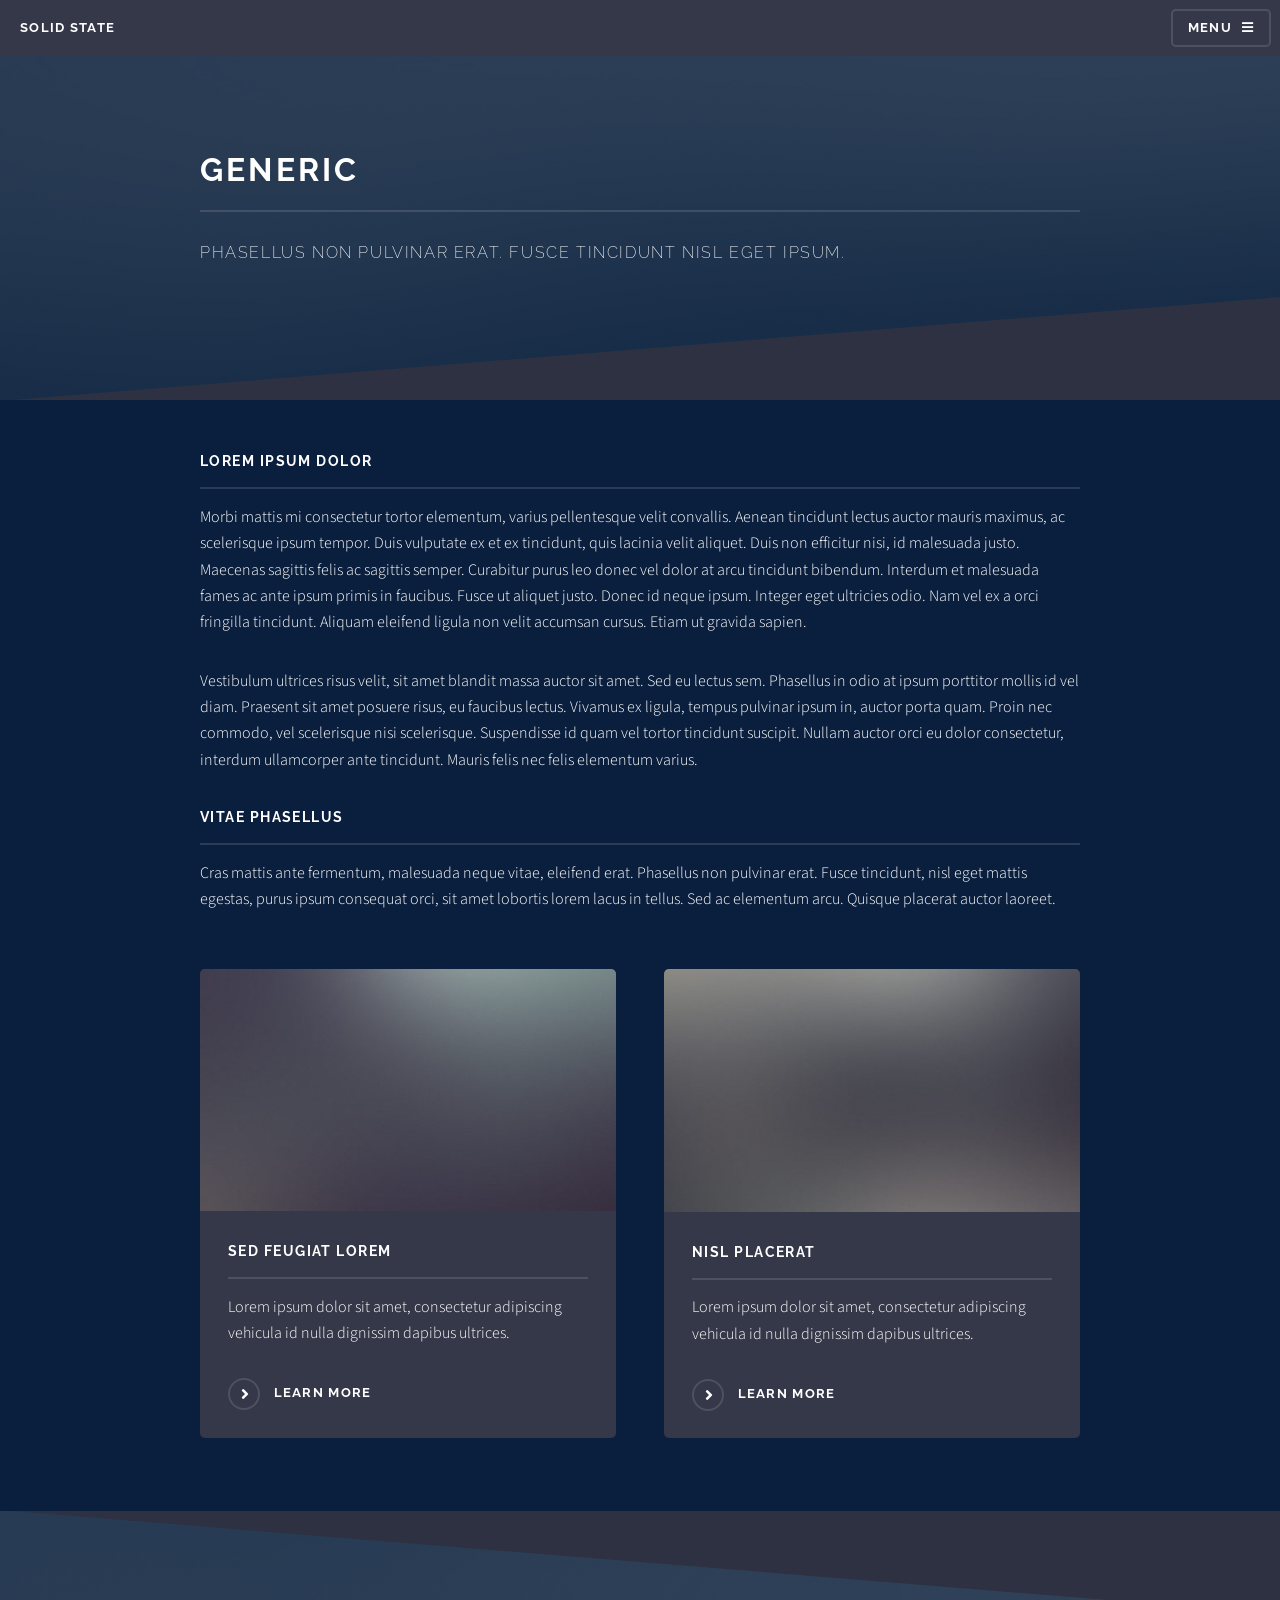
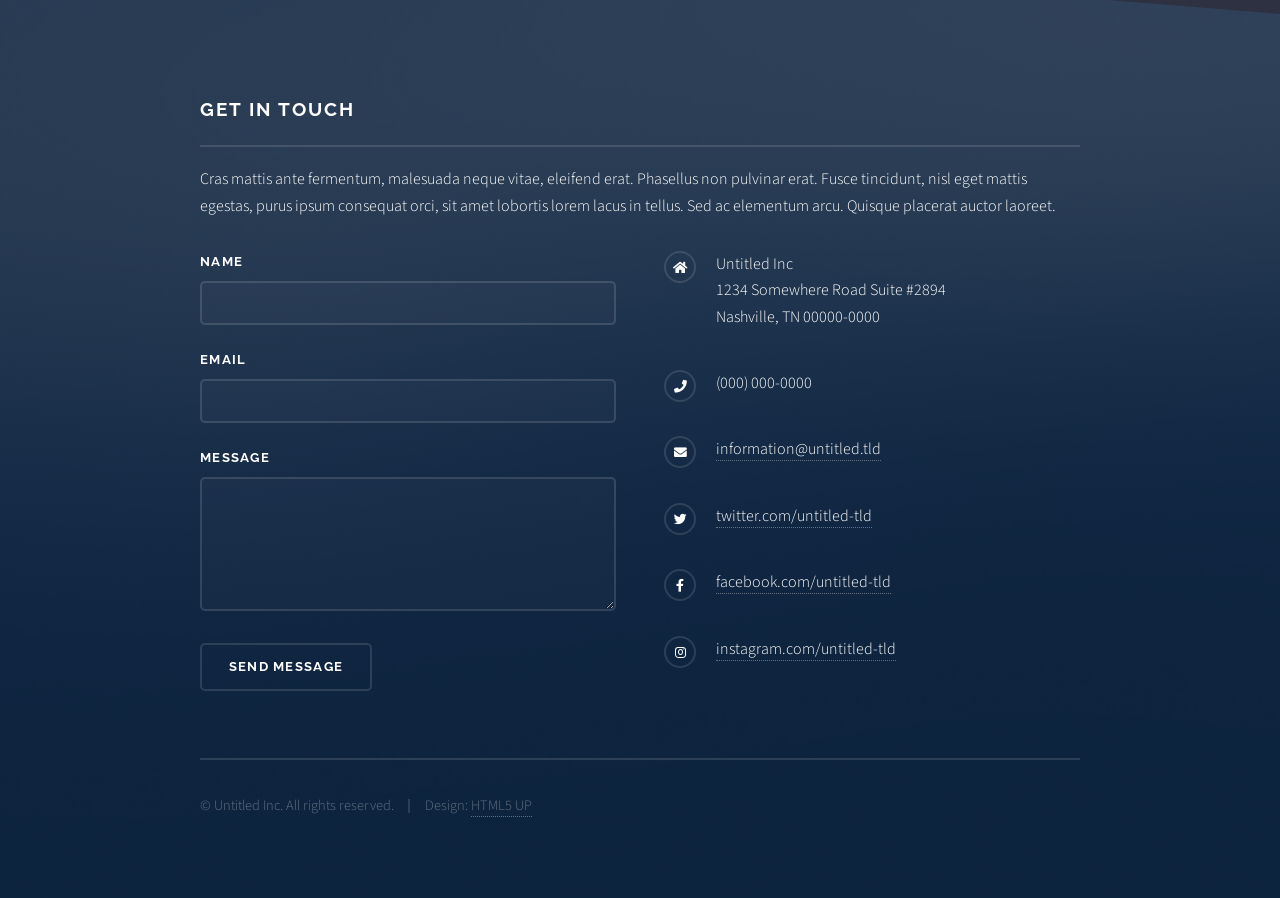
<file: generic.html>
<!DOCTYPE HTML>
<!--
	Solid State by HTML5 UP
	html5up.net | @ajlkn
	Free for personal and commercial use under the CCA 3.0 license (html5up.net/license)
-->
<html>
	<head>
		<title>Generic - Solid State by HTML5 UP</title>
		<meta charset="utf-8" />
		<meta name="viewport" content="width=device-width, initial-scale=1, user-scalable=no" />
		<link rel="stylesheet" href="assets/css/main.css" />
		<noscript><link rel="stylesheet" href="assets/css/noscript.css" /></noscript>
	</head>
	<body class="is-preload">

		<!-- Page Wrapper -->
			<div id="page-wrapper">

				<!-- Header -->
					<header id="header">
						<h1><a href="index.html">Solid State</a></h1>
						<nav>
							<a href="#menu">Menu</a>
						</nav>
					</header>

				<!-- Menu -->
					<nav id="menu">
						<div class="inner">
							<h2>Menu</h2>
							<ul class="links">
								<li><a href="index.html">Home</a></li>
								<li><a href="generic.html">Generic</a></li>
								<li><a href="elements.html">Elements</a></li>
								<li><a href="#">Log In</a></li>
								<li><a href="#">Sign Up</a></li>
							</ul>
							<a href="#" class="close">Close</a>
						</div>
					</nav>

				<!-- Wrapper -->
					<section id="wrapper">
						<header>
							<div class="inner">
								<h2>Generic</h2>
								<p>Phasellus non pulvinar erat. Fusce tincidunt nisl eget ipsum.</p>
							</div>
						</header>

						<!-- Content -->
							<div class="wrapper">
								<div class="inner">

									<h3 class="major">Lorem ipsum dolor</h3>
									<p>Morbi mattis mi consectetur tortor elementum, varius pellentesque velit convallis. Aenean tincidunt lectus auctor mauris maximus, ac scelerisque ipsum tempor. Duis vulputate ex et ex tincidunt, quis lacinia velit aliquet. Duis non efficitur nisi, id malesuada justo. Maecenas sagittis felis ac sagittis semper. Curabitur purus leo donec vel dolor at arcu tincidunt bibendum. Interdum et malesuada fames ac ante ipsum primis in faucibus. Fusce ut aliquet justo. Donec id neque ipsum. Integer eget ultricies odio. Nam vel ex a orci fringilla tincidunt. Aliquam eleifend ligula non velit accumsan cursus. Etiam ut gravida sapien.</p>

									<p>Vestibulum ultrices risus velit, sit amet blandit massa auctor sit amet. Sed eu lectus sem. Phasellus in odio at ipsum porttitor mollis id vel diam. Praesent sit amet posuere risus, eu faucibus lectus. Vivamus ex ligula, tempus pulvinar ipsum in, auctor porta quam. Proin nec commodo, vel scelerisque nisi scelerisque. Suspendisse id quam vel tortor tincidunt suscipit. Nullam auctor orci eu dolor consectetur, interdum ullamcorper ante tincidunt. Mauris felis nec felis elementum varius.</p>

									<h3 class="major">Vitae phasellus</h3>
									<p>Cras mattis ante fermentum, malesuada neque vitae, eleifend erat. Phasellus non pulvinar erat. Fusce tincidunt, nisl eget mattis egestas, purus ipsum consequat orci, sit amet lobortis lorem lacus in tellus. Sed ac elementum arcu. Quisque placerat auctor laoreet.</p>

									<section class="features">
										<article>
											<a href="#" class="image"><img src="images/pic04.jpg" alt="" /></a>
											<h3 class="major">Sed feugiat lorem</h3>
											<p>Lorem ipsum dolor sit amet, consectetur adipiscing vehicula id nulla dignissim dapibus ultrices.</p>
											<a href="#" class="special">Learn more</a>
										</article>
										<article>
											<a href="#" class="image"><img src="images/pic05.jpg" alt="" /></a>
											<h3 class="major">Nisl placerat</h3>
											<p>Lorem ipsum dolor sit amet, consectetur adipiscing vehicula id nulla dignissim dapibus ultrices.</p>
											<a href="#" class="special">Learn more</a>
										</article>
									</section>

								</div>
							</div>

					</section>

				<!-- Footer -->
					<section id="footer">
						<div class="inner">
							<h2 class="major">Get in touch</h2>
							<p>Cras mattis ante fermentum, malesuada neque vitae, eleifend erat. Phasellus non pulvinar erat. Fusce tincidunt, nisl eget mattis egestas, purus ipsum consequat orci, sit amet lobortis lorem lacus in tellus. Sed ac elementum arcu. Quisque placerat auctor laoreet.</p>
							<form method="post" action="#">
								<div class="fields">
									<div class="field">
										<label for="name">Name</label>
										<input type="text" name="name" id="name" />
									</div>
									<div class="field">
										<label for="email">Email</label>
										<input type="email" name="email" id="email" />
									</div>
									<div class="field">
										<label for="message">Message</label>
										<textarea name="message" id="message" rows="4"></textarea>
									</div>
								</div>
								<ul class="actions">
									<li><input type="submit" value="Send Message" /></li>
								</ul>
							</form>
							<ul class="contact">
								<li class="icon solid fa-home">
									Untitled Inc<br />
									1234 Somewhere Road Suite #2894<br />
									Nashville, TN 00000-0000
								</li>
								<li class="icon solid fa-phone">(000) 000-0000</li>
								<li class="icon solid fa-envelope"><a href="#">information@untitled.tld</a></li>
								<li class="icon brands fa-twitter"><a href="#">twitter.com/untitled-tld</a></li>
								<li class="icon brands fa-facebook-f"><a href="#">facebook.com/untitled-tld</a></li>
								<li class="icon brands fa-instagram"><a href="#">instagram.com/untitled-tld</a></li>
							</ul>
							<ul class="copyright">
								<li>&copy; Untitled Inc. All rights reserved.</li><li>Design: <a href="http://html5up.net">HTML5 UP</a></li>
							</ul>
						</div>
					</section>

			</div>

		<!-- Scripts -->
			<script src="assets/js/jquery.min.js"></script>
			<script src="assets/js/jquery.scrollex.min.js"></script>
			<script src="assets/js/browser.min.js"></script>
			<script src="assets/js/breakpoints.min.js"></script>
			<script src="assets/js/util.js"></script>
			<script src="assets/js/main.js"></script>

	</body>
</html>
</file>
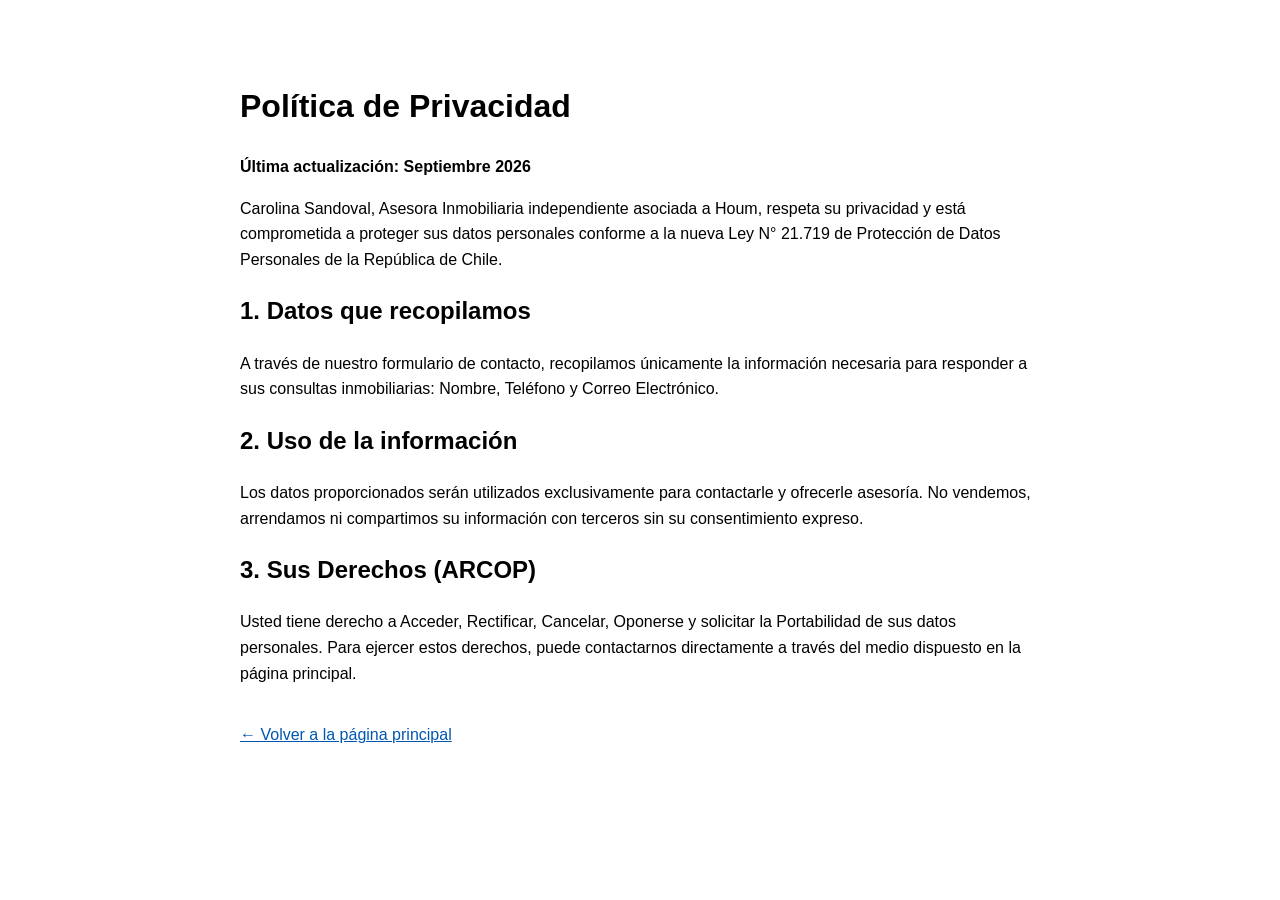
<file: politica-privacidad.html>
<!DOCTYPE html>
<html lang="en">
<head>
    <meta charset="UTF-8">
    <meta name="viewport" content="width=device-width, initial-scale=1.0">
    <title>Document</title>
</head>
<body>
    <div style="max-width: 800px; margin: 40px auto; font-family: sans-serif; line-height: 1.6; padding: 20px;">
    <h1>Política de Privacidad</h1>
    <p><strong>Última actualización: Septiembre 2026</strong></p>
    <p>Carolina Sandoval, Asesora Inmobiliaria independiente asociada a Houm, respeta su privacidad y está comprometida a proteger sus datos personales conforme a la nueva Ley N° 21.719 de Protección de Datos Personales de la República de Chile.</p>
    
    <h2>1. Datos que recopilamos</h2>
    <p>A través de nuestro formulario de contacto, recopilamos únicamente la información necesaria para responder a sus consultas inmobiliarias: Nombre, Teléfono y Correo Electrónico.</p>
    
    <h2>2. Uso de la información</h2>
    <p>Los datos proporcionados serán utilizados exclusivamente para contactarle y ofrecerle asesoría. No vendemos, arrendamos ni compartimos su información con terceros sin su consentimiento expreso.</p>
    
    <h2>3. Sus Derechos (ARCOP)</h2>
    <p>Usted tiene derecho a Acceder, Rectificar, Cancelar, Oponerse y solicitar la Portabilidad de sus datos personales. Para ejercer estos derechos, puede contactarnos directamente a través del medio dispuesto en la página principal.</p>
    
    <a href="index.html" style="display: inline-block; margin-top: 20px; color: #0056b3;">← Volver a la página principal</a>
</div>
</body>
</html>
</file>
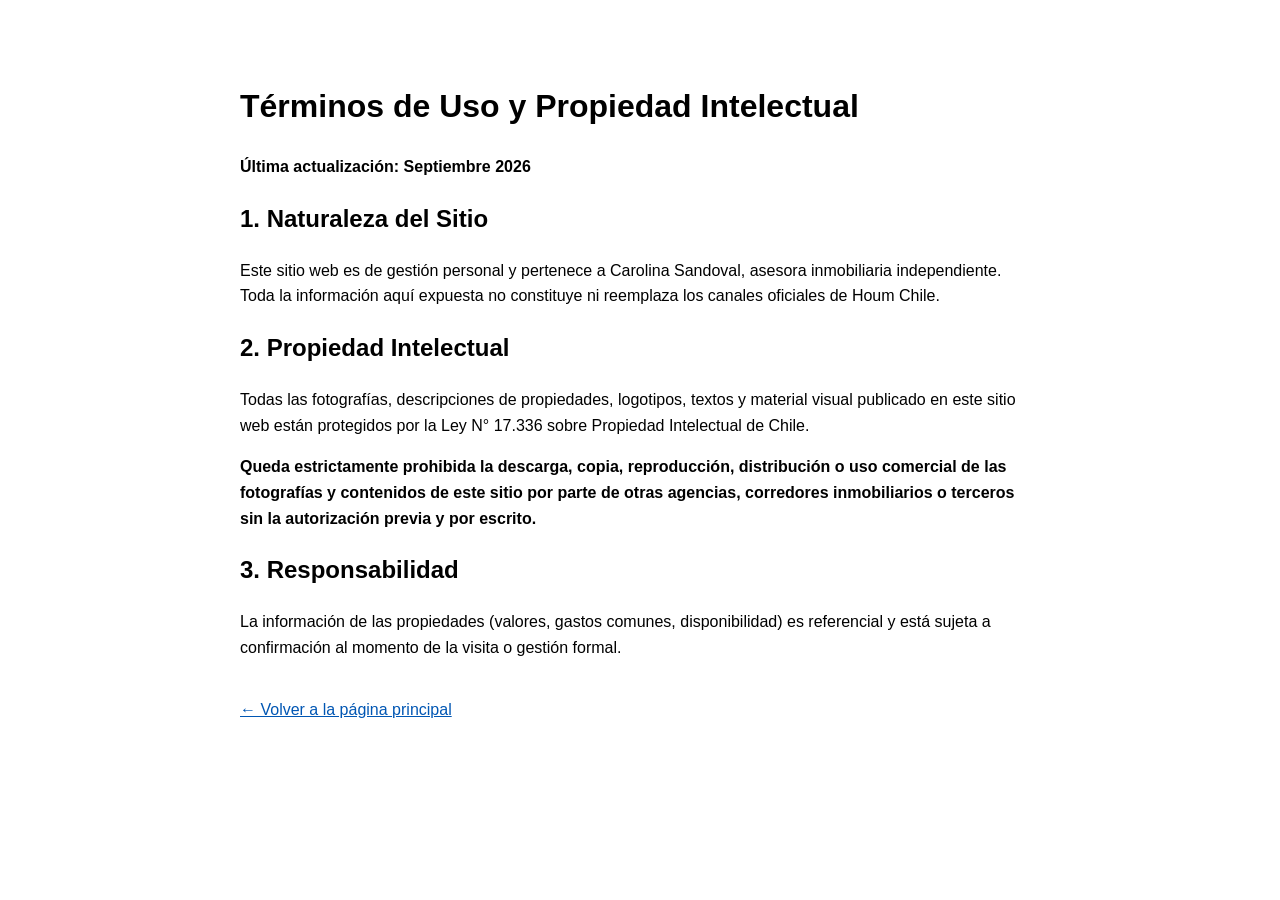
<file: terminos-uso.html>
<!DOCTYPE html>
<html lang="en">
<head>
    <meta charset="UTF-8">
    <meta name="viewport" content="width=device-width, initial-scale=1.0">
    <title>Document</title>
</head>
<body>
    <div style="max-width: 800px; margin: 40px auto; font-family: sans-serif; line-height: 1.6; padding: 20px;">
    <h1>Términos de Uso y Propiedad Intelectual</h1>
    <p><strong>Última actualización: Septiembre 2026</strong></p>
    
    <h2>1. Naturaleza del Sitio</h2>
    <p>Este sitio web es de gestión personal y pertenece a Carolina Sandoval, asesora inmobiliaria independiente. Toda la información aquí expuesta no constituye ni reemplaza los canales oficiales de Houm Chile.</p>
    
    <h2>2. Propiedad Intelectual</h2>
    <p>Todas las fotografías, descripciones de propiedades, logotipos, textos y material visual publicado en este sitio web están protegidos por la Ley N° 17.336 sobre Propiedad Intelectual de Chile.</p>
    <p><strong>Queda estrictamente prohibida la descarga, copia, reproducción, distribución o uso comercial de las fotografías y contenidos de este sitio por parte de otras agencias, corredores inmobiliarios o terceros sin la autorización previa y por escrito.</strong></p>
    
    <h2>3. Responsabilidad</h2>
    <p>La información de las propiedades (valores, gastos comunes, disponibilidad) es referencial y está sujeta a confirmación al momento de la visita o gestión formal.</p>
    
    <a href="index.html" style="display: inline-block; margin-top: 20px; color: #0056b3;">← Volver a la página principal</a>
</div>
</body>
</html>
</file>
<file: assets/css/noscript.css>
/*
	Solid State by HTML5 UP
	html5up.net | @ajlkn
	Free for personal and commercial use under the CCA 3.0 license (html5up.net/license)
*/

/* Banner */

	body.is-preload #banner .logo {
		-moz-transform: none;
		-webkit-transform: none;
		-ms-transform: none;
		transform: none;
		opacity: 1;
	}

	body.is-preload #banner h2 {
		opacity: 1;
		-moz-transform: none;
		-webkit-transform: none;
		-ms-transform: none;
		transform: none;
		-moz-filter: none;
		-webkit-filter: none;
		-ms-filter: none;
		filter: none;
	}

	body.is-preload #banner p {
		opacity: 01;
		-moz-transform: none;
		-webkit-transform: none;
		-ms-transform: none;
		transform: none;
		-moz-filter: none;
		-webkit-filter: none;
		-ms-filter: none;
		filter: none;
	}
</file>
<file: assets/css/main.css>
@import url(fontawesome-all.min.css);
@import url("https://fonts.googleapis.com/css?family=Raleway:200,700|Source+Sans+Pro:300,600,300italic,600italic");

/*
	Solid State by HTML5 UP
	html5up.net | @ajlkn
	Free for personal and commercial use under the CCA 3.0 license (html5up.net/license)
*/

html, body, div, span, applet, object,
iframe, h1, h2, h3, h4, h5, h6, p, blockquote,
pre, a, abbr, acronym, address, big, cite,
code, del, dfn, em, img, ins, kbd, q, s, samp,
small, strike, strong, sub, sup, tt, var, b,
u, i, center, dl, dt, dd, ol, ul, li, fieldset,
form, label, legend, table, caption, tbody,
tfoot, thead, tr, th, td, article, aside,
canvas, details, embed, figure, figcaption,
footer, header, hgroup, menu, nav, output, ruby,
section, summary, time, mark, audio, video {
	margin: 0;
	padding: 0;
	border: 0;
	font-size: 100%;
	font: inherit;
	vertical-align: baseline;}

article, aside, details, figcaption, figure,
footer, header, hgroup, menu, nav, section {
	display: block;}

body {
	line-height: 1;
}

ol, ul {
	list-style: none;
}

blockquote, q {
	quotes: none;
}

	blockquote:before, blockquote:after, q:before, q:after {
		content: '';
		content: none;
	}

table {
	border-collapse: collapse;
	border-spacing: 0;
}

body {
	-webkit-text-size-adjust: none;
}

mark {
	background-color: transparent;
	color: inherit;
}

input::-moz-focus-inner {
	border: 0;
	padding: 0;
}

input, select, textarea {
	-moz-appearance: none;
	-webkit-appearance: none;
	-ms-appearance: none;
	appearance: none;
}

/* Basic */

	@-ms-viewport {
		width: device-width;
	}

	body {
		-ms-overflow-style: scrollbar;
	}

	@media screen and (max-width: 480px) {

		html, body {
			min-width: 320px;
		}

	}

/* Carolina Sandoval landing page */

	:root {
		--carolina-navy: #0A1F3D;
		--carolina-navy-soft: #173354;
		--carolina-gold: #B59670;
		--carolina-gold-light: #D8C4A5;
		--carolina-cream: #F4EFE6;
		--carolina-white: #fffdf8;
	}

	.landing-page {
		background: var(--carolina-navy);
		color: var(--carolina-navy);
		font-family: "Source Sans Pro", Helvetica, sans-serif;
	}

	.landing-page #page-wrapper {
		background: var(--carolina-cream);
	}

	.landing-page h1,
	.landing-page h2,
	.landing-page h3,
	.landing-page p {
		letter-spacing: 0;
	}

	.landing-page h2,
	.landing-page h3 {
		font-family: Raleway, Helvetica, sans-serif;
		font-weight: 700;
	}

	.site-header {
		background: var(--carolina-navy) !important;
		border-bottom: 1px solid rgba(181, 150, 112, 0.32);
		padding: 1.15em 3em;
	}

	.site-header h1 a {
		color: var(--carolina-white) !important;
		font-family: Raleway, Helvetica, sans-serif;
		font-size: 0.95em;
		letter-spacing: 0.05em;
		text-transform: none;
	}

	.site-header h1 span {
		color: var(--carolina-gold-light);
		display: block;
		font-size: 0.55em;
		font-weight: 300;
		letter-spacing: 0.16em;
		margin-top: 0.28em;
		text-transform: uppercase;
	}

	.site-header nav a {
		color: var(--carolina-white) !important;
		font-size: 0.72em;
		letter-spacing: 0.14em;
		text-transform: uppercase;
	}

	#menu {
		background: var(--carolina-navy);
	}

	#menu h2,
	#menu .links a,
	#menu .close {
		color: var(--carolina-cream) !important;
	}

	#menu .links a:hover {
		color: var(--carolina-gold-light) !important;
	}

	.hero-section {
		background: var(--carolina-navy);
		color: var(--carolina-white);
		min-height: 37em;
		overflow: hidden;
		position: relative;
	}

	.hero-section:after {
		background: var(--carolina-gold);
		bottom: -5em;
		content: '';
		height: 10em;
		opacity: 0.9;
		position: absolute;
		right: -7em;
		transform: rotate(-8deg);
		width: 52%;
	}

	.hero-section__inner {
		align-items: center;
		display: flex;
		gap: 5em;
		margin: 0 auto;
		max-width: 74em;
		min-height: 37em;
		padding: 6em 3em 7em;
		position: relative;
		z-index: 1;
	}

	.hero-section__content {
		max-width: 38em;
		width: 58%;
	}

	.eyebrow {
		color: var(--carolina-gold);
		font-size: 0.7em;
		font-weight: 700;
		letter-spacing: 0.18em !important;
		margin-bottom: 1.5em;
		text-transform: uppercase;
	}

	.hero-section h2 {
		color: var(--carolina-white);
		font-size: clamp(2.5em, 5vw, 4.6em);
		line-height: 1.08;
		margin-bottom: 0.35em;
		max-width: 9em;
	}

	.hero-lead {
		color: rgba(255, 253, 248, 0.78);
		font-size: 1.2em;
		line-height: 1.5;
		max-width: 29em;
	}

	.hero-section__actions {
		align-items: center;
		display: flex;
		flex-wrap: wrap;
		gap: 1.5em;
		margin-top: 2.3em;
	}

	.landing-page .button.primary {
		background: var(--carolina-gold);
		border: 0;
		box-shadow: none;
		color: var(--carolina-navy) !important;
		font-weight: 700;
	}

	.landing-page .button.primary:hover {
		background: var(--carolina-gold-light);
	}

	.text-link {
		border-bottom: 1px solid rgba(181, 150, 112, 0.55);
		color: var(--carolina-gold) !important;
		font-size: 0.85em;
		font-weight: 600;
		padding-bottom: 0.2em;
	}

	.text-link span {
		font-size: 1.25em;
		margin-left: 0.35em;
	}

	.hero-location {
		color: rgba(255, 253, 248, 0.58);
		font-size: 0.78em;
		letter-spacing: 0.08em !important;
		margin-top: 3em;
		text-transform: uppercase;
	}

	.hero-section__portrait {
		position: relative;
		width: 42%;
	}

	.portrait-frame {
		background: var(--carolina-cream);
		border: 10px solid rgba(255, 253, 248, 0.9);
		box-shadow: 1.5em 1.5em 0 rgba(181, 150, 112, 0.75);
		margin: 0 auto;
		max-width: 21em;
		overflow: hidden;
		transform: none;
	}

	.portrait-frame img {
		display: block;
		filter: saturate(0.9);
		width: 100%;
	}

	.portrait-note {
		background: var(--carolina-white);
		bottom: -1em;
		box-shadow: 0 0.8em 2em rgba(10, 31, 61, 0.18);
		color: var(--carolina-navy);
		display: flex;
		flex-direction: column;
		gap: 0.25em;
		padding: 1em 1.2em;
		position: absolute;
		right: -1.5em;
		width: 13em;
	}

	.portrait-note strong {
		font-family: Raleway, Helvetica, sans-serif;
		font-size: 0.75em;
		text-transform: uppercase;
	}

	.portrait-note span {
		color: #536477;
		font-size: 0.72em;
	}

	.content-section {
		margin: 0 !important;
		padding: 8em max(3em, calc((100% - 68em) / 2));
	}

	.services-section,
	.properties-section {
		background: var(--carolina-cream);
	}

	.content-section__intro {
		max-width: 40em;
	}

	.content-section__intro h2,
	.process-section h2,
	.contact-section h2 {
		color: var(--carolina-navy);
		font-size: clamp(2em, 3.5vw, 3.25em);
		line-height: 1.1;
		margin-bottom: 0.55em;
	}

	.content-section__intro > p:last-child,
	.contact-section p:not(.eyebrow) {
		color: #536477;
		font-size: 1.05em;
		line-height: 1.65;
	}

	.service-grid {
		display: grid;
		gap: 1px;
		grid-template-columns: repeat(4, 1fr);
		margin-top: 4em;
	}

	.service-card {
		background: var(--carolina-white);
		border-top: 3px solid var(--carolina-gold);
		min-height: 14em;
		padding: 1.8em 1.6em;
	}

	.service-card__number {
		color: var(--carolina-gold);
		display: block;
		font-family: Raleway, Helvetica, sans-serif;
		font-size: 0.75em;
		font-weight: 700;
		letter-spacing: 0.1em;
		margin-bottom: 2.3em;
	}

	.service-card h3,
	.process-step h3,
	.property-card h3 {
		color: var(--carolina-navy);
		font-size: 1.05em;
		line-height: 1.25;
		margin-bottom: 0.8em;
	}

	.service-card p,
	.process-step p,
	.property-card p {
		color: #536477;
		font-size: 0.86em;
		line-height: 1.55;
	}

	.metodologia-grid,
	.propiedad-grid,
	.testimonios-grid {
		display: grid;
		gap: 2em;
		grid-template-columns: repeat(3, 1fr);
		margin-top: 4em;
	}

	.metodologia-card,
	.propiedad-card,
	.testimonio-card {
		background: var(--carolina-white);
		box-shadow: 0 0.7em 2em rgba(10, 31, 61, 0.08);
	}

	.metodologia-card {
		border-top: 3px solid var(--carolina-gold);
		padding: 2em 1.6em;
	}

	.metodologia-card__number {
		color: var(--carolina-gold);
		display: block;
		font-family: Raleway, Helvetica, sans-serif;
		font-size: 0.75em;
		font-weight: 700;
		letter-spacing: 0.1em;
		margin-bottom: 2.3em;
	}

	.metodologia-card h3,
	.testimonio-card__nombre {
		color: var(--carolina-navy);
		font-size: 1.05em;
		margin-bottom: 0.7em;
	}

	.metodologia-card p,
	.testimonio-card__frase {
		color: #536477;
		font-size: 0.9em;
		line-height: 1.55;
	}

	.propiedad-grid {
		grid-template-columns: repeat(2, 1fr);
	}

	.propiedad-card {
		overflow: hidden;
	}

	.propiedad-card__imagen {
		display: block;
		height: 15em;
		object-fit: cover;
		width: 100%;
	}

	.propiedad-card__contenido {
		padding: 1.8em 1.6em 2em;
	}

	.propiedad-card__tipo {
		color: var(--carolina-gold);
		font-size: 0.68em;
		font-weight: 700;
		letter-spacing: 0.16em;
		text-transform: uppercase;
	}

	.propiedad-card__titulo {
		color: var(--carolina-navy);
		font-size: 1.35em;
		margin: 0.65em 0;
	}

	.propiedad-card__caracteristicas {
		color: #536477;
		font-size: 0.86em;
		line-height: 1.65;
		margin: 0 0 1.5em;
		padding-left: 1.2em;
	}

	.propiedad-card__boton,
	.guias-banner__boton {
		background: var(--carolina-gold);
		color: var(--carolina-navy) !important;
		font-size: 0.72em;
		font-weight: 700;
	}

	.casos-exito-section {
		background: var(--carolina-white);
		padding: 8em max(3em, calc((100% - 68em) / 2));
	}

	.casos-exito-section__intro {
		max-width: 40em;
	}

	.casos-exito-section h2,
	.guias-banner h2 {
		color: var(--carolina-navy);
		font-size: clamp(2em, 3.5vw, 3.25em);
		line-height: 1.1;
		margin-bottom: 0.55em;
	}

	.testimonio-card {
		padding: 2.2em 0 1.6em;
	}

	.testimonio-card__icon {
		color: var(--carolina-gold);
		display: block;
		font-size: 2.6em;
		margin: 0 1.15em 0.7em;
	}

	.testimonio-card__nombre,
	.testimonio-card__frase {
		margin-left: 1.6em;
		margin-right: 1.6em;
	}

	.testimonio-card__nombre {
		margin-top: 1.3em;
	}

	.guias-banner {
		background: var(--carolina-gold);
		padding: 6em max(3em, calc((100% - 68em) / 2));
	}

	.guias-banner__contenido {
		max-width: 42em;
	}

	.guias-banner .eyebrow,
	.guias-banner h2,
	.guias-banner p {
		color: var(--carolina-navy);
	}

	.guias-banner__boton {
		background: var(--carolina-navy);
		color: var(--carolina-white) !important;
		margin-top: 1em;
	}

	.guia-inmobiliaria {
		align-items: center;
		background: var(--carolina-cream);
		display: grid;
		gap: 5em;
		grid-template-columns: 0.9fr 1.1fr;
		padding: 8em max(3em, calc((100% - 68em) / 2));
	}

	.guia-inmobiliaria__imagen {
		align-items: center;
		display: flex;
		justify-content: center;
	}

	.guia-inmobiliaria__logo-panel {
		background: var(--carolina-white);
		box-shadow: 0 0.6em 1.5em rgba(10, 31, 61, 0.18);
		padding: 2em;
	}

	.guia-inmobiliaria__logo {
		display: block;
		height: 18em;
		object-fit: contain;
		width: 18em;
	}

	.guia-inmobiliaria__contenido h2 {
		color: var(--carolina-navy);
		font-size: clamp(2em, 3.5vw, 3.25em);
		line-height: 1.1;
		margin-bottom: 1em;
	}

	.guia-inmobiliaria__acordeon details {
		border-bottom: 1px solid rgba(10, 31, 61, 0.2);
	}

	.guia-inmobiliaria__acordeon summary {
		color: var(--carolina-navy);
		cursor: pointer;
		font-family: Raleway, Helvetica, sans-serif;
		font-size: 0.9em;
		font-weight: 700;
		list-style: none;
		padding: 1.25em 2.5em 1.25em 0;
		position: relative;
	}

	.guia-inmobiliaria__acordeon summary::-webkit-details-marker {
		display: none;
	}

	.guia-inmobiliaria__acordeon summary::after {
		color: var(--carolina-gold);
		content: '+';
		font-size: 1.5em;
		position: absolute;
		right: 0;
		top: 0.65em;
	}

	.guia-inmobiliaria__acordeon details[open] summary::after {
		content: '-';
	}

	.guia-inmobiliaria__acordeon details p {
		color: #536477;
		font-size: 0.92em;
		line-height: 1.6;
		margin: 0 0 1.25em;
		max-width: 38em;
	}

	.guia-lista {
		color: #536477;
		font-size: 0.9em;
		line-height: 1.6;
		margin: 0 0 1.5em;
		padding-left: 1.25em;
	}

	.guia-lista li + li {
		margin-top: 0.45em;
	}

	.guia-lista li::marker {
		color: var(--carolina-navy);
	}

	.guia-lista strong {
		color: var(--carolina-navy);
		font-weight: 700;
	}

	.sobre-carolina {
		align-items: center;
		background: var(--carolina-white);
		display: grid;
		gap: 5em;
		grid-template-columns: 0.9fr 1.1fr;
		padding: 8em max(3em, calc((100% - 68em) / 2));
	}

	.sobre-carolina__imagen {
		margin: 0 auto;
		max-width: 22em;
		position: relative;
		width: 100%;
	}

	.sobre-carolina__imagen > img:first-child {
		display: block;
		width: 100%;
	}

	.sobre-carolina__logo {
		background: var(--carolina-white);
		bottom: -1.5em;
		box-shadow: 0 0.6em 1.5em rgba(10, 31, 61, 0.18);
		height: 5em;
		object-fit: contain;
		padding: 0.6em;
		position: absolute;
		right: -1.5em;
		width: 6.5em;
	}

	.sobre-carolina__contenido h2 {
		color: var(--carolina-navy);
		font-size: clamp(2em, 3.5vw, 3.25em);
		line-height: 1.1;
		margin-bottom: 0.45em;
	}

	.sobre-carolina__contenido > p:not(.eyebrow) {
		color: #536477;
		font-size: 1.05em;
		line-height: 1.65;
		max-width: 34em;
	}

	.sobre-carolina__cargo {
		color: var(--carolina-navy) !important;
		font-family: Raleway, Helvetica, sans-serif;
		font-weight: 700;
	}

	.sobre-carolina__boton {
		background: var(--carolina-navy);
		color: var(--carolina-white) !important;
		margin-top: 1em;
	}

	.process-section {
		background: var(--carolina-navy);
		color: var(--carolina-white);
		padding: 8em max(3em, calc((100% - 68em) / 2));
	}

	.process-section__inner {
		align-items: start;
		display: grid;
		gap: 7em;
		grid-template-columns: 0.9fr 1.1fr;
	}

	.process-section h2 {
		color: var(--carolina-white);
	}

	.process-list {
		border-top: 1px solid rgba(255, 253, 248, 0.18);
	}

	.process-step {
		border-bottom: 1px solid rgba(255, 253, 248, 0.18);
		display: grid;
		gap: 2em;
		grid-template-columns: 3em 1fr;
		padding: 1.6em 0;
	}

	.process-step > span {
		color: var(--carolina-gold);
		font-family: Raleway, Helvetica, sans-serif;
		font-size: 0.8em;
		font-weight: 700;
	}

	.process-step h3 {
		color: var(--carolina-white);
		margin-bottom: 0.35em;
	}

	.process-step p {
		color: rgba(255, 253, 248, 0.65);
		margin: 0;
	}

	.property-grid {
		display: grid;
		gap: 2em;
		grid-template-columns: repeat(2, 1fr);
		margin-top: 4em;
	}

	.property-card {
		background: var(--carolina-white);
		box-shadow: 0 0.7em 2em rgba(10, 31, 61, 0.08);
		display: grid;
		grid-template-columns: 45% 55%;
	}

	.property-card img {
		height: 100%;
		min-height: 15em;
		object-fit: cover;
		width: 100%;
	}

	.property-card > div {
		padding: 2em 1.6em;
	}

	.property-card > div > span {
		color: var(--carolina-gold);
		font-size: 0.68em;
		font-weight: 700;
		letter-spacing: 0.16em;
		text-transform: uppercase;
	}

	.property-card h3 {
		font-size: 1.35em;
		margin-top: 0.8em;
	}

	.property-card .text-link {
		display: inline-block;
		font-size: 0.75em;
		margin-top: 1.2em;
	}

	.statement-section {
		background: var(--carolina-gold);
		padding: 5.5em 2em;
		text-align: center;
	}

	.statement-section p {
		color: var(--carolina-navy);
		font-family: Raleway, Helvetica, sans-serif;
		font-size: clamp(1.7em, 3vw, 2.7em);
		font-weight: 700;
		line-height: 1.25;
		margin: 0;
	}

	.contact-section {
		align-items: center;
		background: var(--carolina-cream);
		display: grid;
		gap: 5em;
		grid-template-columns: 1fr auto;
		padding: 7em max(3em, calc((100% - 68em) / 2));
	}

	.contact-section h2 {
		max-width: 12em;
	}

	.contact-section form > .fields > .field > label {
		color: var(--carolina-navy);
	}

	.contact-section form input[type="checkbox"] + label {
		color: var(--carolina-navy);
	}

	.contact-section form input[type="text"],
	.contact-section form input[type="email"],
	.contact-section form textarea {
		color: var(--carolina-navy);
	}

	.contact-section__actions {
		align-items: center;
		display: flex;
		flex-direction: column;
		gap: 1.1em;
	}

	.contact-section__actions .button.primary {
		color: var(--carolina-navy) !important;
	}

	.contact-socials {
		align-items: center;
		display: flex;
		gap: 1.25em;
		justify-content: center;
	}

	.contact-email {
		border-bottom: 0;
		color: var(--carolina-navy) !important;
		font-size: 1.15em;
		padding-bottom: 0;
	}

	.contact-email:hover {
		color: var(--carolina-gold) !important;
	}

	.legal-checkbox-group a {
		color: var(--carolina-navy) !important;
		font-weight: 700;
		text-decoration: underline;
	}

	.legal-checkbox-group a:hover {
		color: var(--carolina-gold) !important;
	}

	.site-footer {
		align-items: flex-start;
		background: var(--carolina-navy);
		border-top: 1px solid rgba(181, 150, 112, 0.35);
		color: rgba(255, 253, 248, 0.65);
		display: flex;
		font-size: 0.72em;
		justify-content: space-between;
		padding: 2em max(3em, calc((100% - 68em) / 2));
	}

	.site-footer p {
		margin: 0;
		line-height: 1.8;
	}

	.footer-legal {
		max-width: 48em;
	}

	.footer-contact {
		min-width: 15em;
	}

	.site-footer__heading {
		color: var(--carolina-white);
		font-family: Raleway, Helvetica, sans-serif;
		font-size: 0.9em;
		font-weight: 700;
		letter-spacing: 0.08em;
		margin-bottom: 0.7em !important;
		text-transform: uppercase;
	}

	.footer-legal p {
		text-align: justify;
	}

	.site-footer a {
		color: var(--carolina-gold-light) !important;
	}

	.footer-links a {
		display: inline-block;
		font-weight: 700;
		letter-spacing: 0.04em;
		margin-right: 1.25em;
		text-transform: uppercase;
		text-decoration: underline;
	}

	.footer-links a:hover {
		color: var(--carolina-white) !important;
	}

	@media screen and (max-width: 980px) {
		.hero-section__inner { gap: 3em; }
		.service-grid { grid-template-columns: repeat(2, 1fr); }
		.metodologia-grid,
		.testimonios-grid { grid-template-columns: repeat(2, 1fr); }
		.guia-inmobiliaria { gap: 3em; }
		.sobre-carolina { gap: 3em; }
		.process-section__inner { gap: 3em; }
	}

	@media screen and (max-width: 736px) {
		.site-header { padding: 1em 1.5em; }
		.site-header h1 a { font-size: 0.78em; }
		.hero-section { min-height: 0; }
		.hero-section__inner { align-items: stretch; display: flex; flex-direction: column; min-height: 0; padding: 2.5em 1.5em 5em; }
		.hero-section__portrait { margin: 0 auto 3.5em; max-width: 22em; order: -1; width: 100%; }
		.hero-section__content { width: 100%; }
		.portrait-frame { max-width: 100%; }
		.portrait-note { right: 0; }
		.hero-section h2 { font-size: 2.8em; }
		.content-section, .process-section, .contact-section { padding: 5em 1.5em; }
		.process-section__inner, .contact-section { display: block; }
		.guia-inmobiliaria { display: block; padding: 5em 1.5em; }
		.guia-inmobiliaria__contenido { margin-top: 4em; }
		.sobre-carolina { display: block; padding: 5em 1.5em; }
		.sobre-carolina__contenido { margin-top: 4em; }
		.sobre-carolina__logo { right: 0; }
		.guia-inmobiliaria__logo-panel { padding: 1.25em; }
		.guia-inmobiliaria__logo { height: auto; max-width: 100%; width: 18em; }
		.process-list { margin-top: 3em; }
		.property-grid { grid-template-columns: 1fr; }
		.propiedad-grid,
		.metodologia-grid,
		.testimonios-grid { grid-template-columns: 1fr; }
		.contact-section__actions { margin-top: 2.5em; }
		.site-footer { display: block; padding: 2em 1.5em; }
		.site-footer p + p { margin-top: 0.7em; }
		.footer-contact { margin-top: 2em; }
	}

	@media screen and (max-width: 480px) {
		.service-grid { display: block; }
		.service-card { min-height: 0; }
		.property-card { display: block; }
		.property-card img { height: 13em; min-height: 0; }
		.propiedad-card__imagen { height: 13em; }
		.hero-section__actions { align-items: flex-start; flex-direction: column; }
		.hero-section:after { right: -16em; width: 100%; }
	}

	html,
	body {
		max-width: 100%;
		overflow-x: hidden;
	}

	img,
	video,
	iframe {
		max-width: 100%;
	}

	.guia-inmobiliaria__contenido,
	.guia-inmobiliaria__acordeon,
	.guia-lista,
	.contact-section > div {
		min-width: 0;
		max-width: 100%;
	}

	.guia-lista {
		list-style: disc;
		word-break: normal;
		overflow-wrap: anywhere;
	}

	@media screen and (max-width: 736px) {
		.contact-section {
			grid-template-columns: 1fr;
		}

		.contact-section__actions {
			align-items: center;
			width: 100%;
		}

		.contact-section__actions .button.primary {
			max-width: 100%;
			text-align: center;
			white-space: normal;
		}

		.guia-inmobiliaria__imagen,
		.guia-inmobiliaria__logo-panel {
			max-width: 100%;
		}

		.site-footer {
			gap: 1.5em;
		}
	}

	html {
		box-sizing: border-box;
	}

	*, *:before, *:after {
		box-sizing: inherit;
	}

	body {
		background-color: #0A1F3D;
		background-image: linear-gradient(to top, rgba(10, 31, 61, 0.8), rgba(10, 31, 61, 0.8)), url("../../images/bg.jpg");
		background-size: auto,
 cover;
		background-attachment: fixed,
 fixed;
		background-position: center,
 center;
	}

		body.is-preload *, body.is-preload *:before, body.is-preload *:after {
			-moz-animation: none !important;
			-webkit-animation: none !important;
			-ms-animation: none !important;
			animation: none !important;
			-moz-transition: none !important;
			-webkit-transition: none !important;
			-ms-transition: none !important;
			transition: none !important;
		}

/* Type */

	body, input, select, textarea {
		color: #ffffff;
		font-family: "Source Sans Pro", Helvetica, sans-serif;
		font-size: 16.5pt;
		font-weight: 300;
		line-height: 1.65;
	}

		@media screen and (max-width: 1680px) {

			body, input, select, textarea {
				font-size: 13pt;
			}

		}

		@media screen and (max-width: 1280px) {

			body, input, select, textarea {
				font-size: 12pt;
			}

		}

		@media screen and (max-width: 980px) {

			body, input, select, textarea {
				font-size: 12pt;
			}

		}

		@media screen and (max-width: 736px) {

			body, input, select, textarea {
				font-size: 12pt;
			}

		}

		@media screen and (max-width: 480px) {

			body, input, select, textarea {
				font-size: 12pt;
			}

		}

	a {
		-moz-transition: color 0.2s ease-in-out, border-bottom-color 0.2s ease-in-out;
		-webkit-transition: color 0.2s ease-in-out, border-bottom-color 0.2s ease-in-out;
		-ms-transition: color 0.2s ease-in-out, border-bottom-color 0.2s ease-in-out;
		transition: color 0.2s ease-in-out, border-bottom-color 0.2s ease-in-out;
		border-bottom: dotted 1px rgba(255, 255, 255, 0.35);
		color: #ffffff;
		text-decoration: none;
	}

		a:hover {
			border-bottom-color: transparent;
			color: #ffffff !important;
		}

		a.special:not(.button) {
			text-decoration: none;
			border-bottom: 0;
			display: block;
			font-family: Raleway, Helvetica, sans-serif;
			font-size: 0.8em;
			font-weight: 700;
			letter-spacing: 0.1em;
			margin: 0 0 2em 0;
			text-transform: uppercase;
		}

			a.special:not(.button):before {
				-moz-osx-font-smoothing: grayscale;
				-webkit-font-smoothing: antialiased;
				display: inline-block;
				font-style: normal;
				font-variant: normal;
				text-rendering: auto;
				line-height: 1;
				text-transform: none !important;
				font-family: 'Font Awesome 5 Free';
				font-weight: 900;
			}

			a.special:not(.button):before {
				-moz-transition: background-color 0.2s ease-in-out;
				-webkit-transition: background-color 0.2s ease-in-out;
				-ms-transition: background-color 0.2s ease-in-out;
				transition: background-color 0.2s ease-in-out;
				border-radius: 100%;
				border: solid 2px rgba(255, 255, 255, 0.125);
				content: '\f105';
				display: inline-block;
				font-size: 1.25em;
				height: 2em;
				line-height: 1.75em;
				margin-right: 0.85em;
				text-align: center;
				text-indent: 0.15em;
				vertical-align: middle;
				width: 2em;
			}

			a.special:not(.button):hover:before {
				background-color: rgba(255, 255, 255, 0.025);
			}

			a.special:not(.button):active:before {
				background-color: rgba(255, 255, 255, 0.075);
			}

	strong, b {
		color: #ffffff;
		font-weight: 600;
	}

	em, i {
		font-style: italic;
	}

	p {
		margin: 0 0 2em 0;
	}

	h1, h2, h3, h4, h5, h6 {
		color: #ffffff;
		font-family: Raleway, Helvetica, sans-serif;
		font-weight: 700;
		letter-spacing: 0.1em;
		margin: 0 0 1em 0;
		text-transform: uppercase;
	}

		h1 a, h2 a, h3 a, h4 a, h5 a, h6 a {
			color: inherit;
			text-decoration: none;
			border-bottom: 0;
		}

		h1 span, h2 span, h3 span, h4 span, h5 span, h6 span {
			font-weight: 200;
		}

		h1.major, h2.major, h3.major, h4.major, h5.major, h6.major {
			padding-bottom: 1em;
			border-bottom: solid 2px rgba(255, 255, 255, 0.125);
		}

	h2 {
		font-size: 1.2em;
	}

	h3 {
		font-size: 0.9em;
	}

	h4 {
		font-size: 0.7em;
	}

	h5 {
		font-size: 0.7em;
	}

	h6 {
		font-size: 0.7em;
	}

	@media screen and (max-width: 736px) {

		h2 {
			font-size: 1em;
		}

		h3 {
			font-size: 0.8em;
		}

	}

	sub {
		font-size: 0.8em;
		position: relative;
		top: 0.5em;
	}

	sup {
		font-size: 0.8em;
		position: relative;
		top: -0.5em;
	}

	blockquote {
		border-left: solid 4px rgba(255, 255, 255, 0.125);
		font-style: italic;
		margin: 0 0 2em 0;
		padding: 0.5em 0 0.5em 2em;
	}

	code {
		background: rgba(255, 255, 255, 0.025);
		border-radius: 5px;
		border: solid 2px rgba(255, 255, 255, 0.125);
		font-family: "Courier New", monospace;
		font-size: 0.9em;
		margin: 0 0.25em;
		padding: 0.25em 0.65em;
	}

	pre {
		-webkit-overflow-scrolling: touch;
		font-family: "Courier New", monospace;
		font-size: 0.9em;
		margin: 0 0 2em 0;
	}

		pre code {
			display: block;
			line-height: 1.75em;
			padding: 1em 1.5em;
			overflow-x: auto;
		}

	hr {
		border: 0;
		border-bottom: solid 2px rgba(255, 255, 255, 0.125);
		margin: 2.5em 0;
	}

		hr.major {
			margin: 4em 0;
		}

	.align-left {
		text-align: left;
	}

	.align-center {
		text-align: center;
	}

	.align-right {
		text-align: right;
	}

/* Row */

	.row {
		display: flex;
		flex-wrap: wrap;
		box-sizing: border-box;
		align-items: stretch;
	}

		.row > * {
			box-sizing: border-box;
		}

		.row.gtr-uniform > * > :last-child {
			margin-bottom: 0;
		}

		.row.aln-left {
			justify-content: flex-start;
		}

		.row.aln-center {
			justify-content: center;
		}

		.row.aln-right {
			justify-content: flex-end;
		}

		.row.aln-top {
			align-items: flex-start;
		}

		.row.aln-middle {
			align-items: center;
		}

		.row.aln-bottom {
			align-items: flex-end;
		}

		.row > .imp {
			order: -1;
		}

		.row > .col-1 {
			width: 8.33333%;
		}

		.row > .off-1 {
			margin-left: 8.33333%;
		}

		.row > .col-2 {
			width: 16.66667%;
		}

		.row > .off-2 {
			margin-left: 16.66667%;
		}

		.row > .col-3 {
			width: 25%;
		}

		.row > .off-3 {
			margin-left: 25%;
		}

		.row > .col-4 {
			width: 33.33333%;
		}

		.row > .off-4 {
			margin-left: 33.33333%;
		}

		.row > .col-5 {
			width: 41.66667%;
		}

		.row > .off-5 {
			margin-left: 41.66667%;
		}

		.row > .col-6 {
			width: 50%;
		}

		.row > .off-6 {
			margin-left: 50%;
		}

		.row > .col-7 {
			width: 58.33333%;
		}

		.row > .off-7 {
			margin-left: 58.33333%;
		}

		.row > .col-8 {
			width: 66.66667%;
		}

		.row > .off-8 {
			margin-left: 66.66667%;
		}

		.row > .col-9 {
			width: 75%;
		}

		.row > .off-9 {
			margin-left: 75%;
		}

		.row > .col-10 {
			width: 83.33333%;
		}

		.row > .off-10 {
			margin-left: 83.33333%;
		}

		.row > .col-11 {
			width: 91.66667%;
		}

		.row > .off-11 {
			margin-left: 91.66667%;
		}

		.row > .col-12 {
			width: 100%;
		}

		.row > .off-12 {
			margin-left: 100%;
		}

		.row.gtr-0 {
			margin-top: 0;
			margin-left: 0em;
		}

			.row.gtr-0 > * {
				padding: 0 0 0 0em;
			}

			.row.gtr-0.gtr-uniform {
				margin-top: 0em;
			}

				.row.gtr-0.gtr-uniform > * {
					padding-top: 0em;
				}

		.row.gtr-25 {
			margin-top: 0;
			margin-left: -0.4375em;
		}

			.row.gtr-25 > * {
				padding: 0 0 0 0.4375em;
			}

			.row.gtr-25.gtr-uniform {
				margin-top: -0.4375em;
			}

				.row.gtr-25.gtr-uniform > * {
					padding-top: 0.4375em;
				}

		.row.gtr-50 {
			margin-top: 0;
			margin-left: -0.875em;
		}

			.row.gtr-50 > * {
				padding: 0 0 0 0.875em;
			}

			.row.gtr-50.gtr-uniform {
				margin-top: -0.875em;
			}

				.row.gtr-50.gtr-uniform > * {
					padding-top: 0.875em;
				}

		.row {
			margin-top: 0;
			margin-left: -1.75em;
		}

			.row > * {
				padding: 0 0 0 1.75em;
			}

			.row.gtr-uniform {
				margin-top: -1.75em;
			}

				.row.gtr-uniform > * {
					padding-top: 1.75em;
				}

		.row.gtr-150 {
			margin-top: 0;
			margin-left: -2.625em;
		}

			.row.gtr-150 > * {
				padding: 0 0 0 2.625em;
			}

			.row.gtr-150.gtr-uniform {
				margin-top: -2.625em;
			}

				.row.gtr-150.gtr-uniform > * {
					padding-top: 2.625em;
				}

		.row.gtr-200 {
			margin-top: 0;
			margin-left: -3.5em;
		}

			.row.gtr-200 > * {
				padding: 0 0 0 3.5em;
			}

			.row.gtr-200.gtr-uniform {
				margin-top: -3.5em;
			}

				.row.gtr-200.gtr-uniform > * {
					padding-top: 3.5em;
				}

		@media screen and (max-width: 1680px) {

			.row {
				display: flex;
				flex-wrap: wrap;
				box-sizing: border-box;
				align-items: stretch;
			}

				.row > * {
					box-sizing: border-box;
				}

				.row.gtr-uniform > * > :last-child {
					margin-bottom: 0;
				}

				.row.aln-left {
					justify-content: flex-start;
				}

				.row.aln-center {
					justify-content: center;
				}

				.row.aln-right {
					justify-content: flex-end;
				}

				.row.aln-top {
					align-items: flex-start;
				}

				.row.aln-middle {
					align-items: center;
				}

				.row.aln-bottom {
					align-items: flex-end;
				}

				.row > .imp-xlarge {
					order: -1;
				}

				.row > .col-1-xlarge {
					width: 8.33333%;
				}

				.row > .off-1-xlarge {
					margin-left: 8.33333%;
				}

				.row > .col-2-xlarge {
					width: 16.66667%;
				}

				.row > .off-2-xlarge {
					margin-left: 16.66667%;
				}

				.row > .col-3-xlarge {
					width: 25%;
				}

				.row > .off-3-xlarge {
					margin-left: 25%;
				}

				.row > .col-4-xlarge {
					width: 33.33333%;
				}

				.row > .off-4-xlarge {
					margin-left: 33.33333%;
				}

				.row > .col-5-xlarge {
					width: 41.66667%;
				}

				.row > .off-5-xlarge {
					margin-left: 41.66667%;
				}

				.row > .col-6-xlarge {
					width: 50%;
				}

				.row > .off-6-xlarge {
					margin-left: 50%;
				}

				.row > .col-7-xlarge {
					width: 58.33333%;
				}

				.row > .off-7-xlarge {
					margin-left: 58.33333%;
				}

				.row > .col-8-xlarge {
					width: 66.66667%;
				}

				.row > .off-8-xlarge {
					margin-left: 66.66667%;
				}

				.row > .col-9-xlarge {
					width: 75%;
				}

				.row > .off-9-xlarge {
					margin-left: 75%;
				}

				.row > .col-10-xlarge {
					width: 83.33333%;
				}

				.row > .off-10-xlarge {
					margin-left: 83.33333%;
				}

				.row > .col-11-xlarge {
					width: 91.66667%;
				}

				.row > .off-11-xlarge {
					margin-left: 91.66667%;
				}

				.row > .col-12-xlarge {
					width: 100%;
				}

				.row > .off-12-xlarge {
					margin-left: 100%;
				}

				.row.gtr-0 {
					margin-top: 0;
					margin-left: 0em;
				}

					.row.gtr-0 > * {
						padding: 0 0 0 0em;
					}

					.row.gtr-0.gtr-uniform {
						margin-top: 0em;
					}

						.row.gtr-0.gtr-uniform > * {
							padding-top: 0em;
						}

				.row.gtr-25 {
					margin-top: 0;
					margin-left: -0.4375em;
				}

					.row.gtr-25 > * {
						padding: 0 0 0 0.4375em;
					}

					.row.gtr-25.gtr-uniform {
						margin-top: -0.4375em;
					}

						.row.gtr-25.gtr-uniform > * {
							padding-top: 0.4375em;
						}

				.row.gtr-50 {
					margin-top: 0;
					margin-left: -0.875em;
				}

					.row.gtr-50 > * {
						padding: 0 0 0 0.875em;
					}

					.row.gtr-50.gtr-uniform {
						margin-top: -0.875em;
					}

						.row.gtr-50.gtr-uniform > * {
							padding-top: 0.875em;
						}

				.row {
					margin-top: 0;
					margin-left: -1.75em;
				}

					.row > * {
						padding: 0 0 0 1.75em;
					}

					.row.gtr-uniform {
						margin-top: -1.75em;
					}

						.row.gtr-uniform > * {
							padding-top: 1.75em;
						}

				.row.gtr-150 {
					margin-top: 0;
					margin-left: -2.625em;
				}

					.row.gtr-150 > * {
						padding: 0 0 0 2.625em;
					}

					.row.gtr-150.gtr-uniform {
						margin-top: -2.625em;
					}

						.row.gtr-150.gtr-uniform > * {
							padding-top: 2.625em;
						}

				.row.gtr-200 {
					margin-top: 0;
					margin-left: -3.5em;
				}

					.row.gtr-200 > * {
						padding: 0 0 0 3.5em;
					}

					.row.gtr-200.gtr-uniform {
						margin-top: -3.5em;
					}

						.row.gtr-200.gtr-uniform > * {
							padding-top: 3.5em;
						}

		}

		@media screen and (max-width: 1280px) {

			.row {
				display: flex;
				flex-wrap: wrap;
				box-sizing: border-box;
				align-items: stretch;
			}

				.row > * {
					box-sizing: border-box;
				}

				.row.gtr-uniform > * > :last-child {
					margin-bottom: 0;
				}

				.row.aln-left {
					justify-content: flex-start;
				}

				.row.aln-center {
					justify-content: center;
				}

				.row.aln-right {
					justify-content: flex-end;
				}

				.row.aln-top {
					align-items: flex-start;
				}

				.row.aln-middle {
					align-items: center;
				}

				.row.aln-bottom {
					align-items: flex-end;
				}

				.row > .imp-large {
					order: -1;
				}

				.row > .col-1-large {
					width: 8.33333%;
				}

				.row > .off-1-large {
					margin-left: 8.33333%;
				}

				.row > .col-2-large {
					width: 16.66667%;
				}

				.row > .off-2-large {
					margin-left: 16.66667%;
				}

				.row > .col-3-large {
					width: 25%;
				}

				.row > .off-3-large {
					margin-left: 25%;
				}

				.row > .col-4-large {
					width: 33.33333%;
				}

				.row > .off-4-large {
					margin-left: 33.33333%;
				}

				.row > .col-5-large {
					width: 41.66667%;
				}

				.row > .off-5-large {
					margin-left: 41.66667%;
				}

				.row > .col-6-large {
					width: 50%;
				}

				.row > .off-6-large {
					margin-left: 50%;
				}

				.row > .col-7-large {
					width: 58.33333%;
				}

				.row > .off-7-large {
					margin-left: 58.33333%;
				}

				.row > .col-8-large {
					width: 66.66667%;
				}

				.row > .off-8-large {
					margin-left: 66.66667%;
				}

				.row > .col-9-large {
					width: 75%;
				}

				.row > .off-9-large {
					margin-left: 75%;
				}

				.row > .col-10-large {
					width: 83.33333%;
				}

				.row > .off-10-large {
					margin-left: 83.33333%;
				}

				.row > .col-11-large {
					width: 91.66667%;
				}

				.row > .off-11-large {
					margin-left: 91.66667%;
				}

				.row > .col-12-large {
					width: 100%;
				}

				.row > .off-12-large {
					margin-left: 100%;
				}

				.row.gtr-0 {
					margin-top: 0;
					margin-left: 0em;
				}

					.row.gtr-0 > * {
						padding: 0 0 0 0em;
					}

					.row.gtr-0.gtr-uniform {
						margin-top: 0em;
					}

						.row.gtr-0.gtr-uniform > * {
							padding-top: 0em;
						}

				.row.gtr-25 {
					margin-top: 0;
					margin-left: -0.4375em;
				}

					.row.gtr-25 > * {
						padding: 0 0 0 0.4375em;
					}

					.row.gtr-25.gtr-uniform {
						margin-top: -0.4375em;
					}

						.row.gtr-25.gtr-uniform > * {
							padding-top: 0.4375em;
						}

				.row.gtr-50 {
					margin-top: 0;
					margin-left: -0.875em;
				}

					.row.gtr-50 > * {
						padding: 0 0 0 0.875em;
					}

					.row.gtr-50.gtr-uniform {
						margin-top: -0.875em;
					}

						.row.gtr-50.gtr-uniform > * {
							padding-top: 0.875em;
						}

				.row {
					margin-top: 0;
					margin-left: -1.75em;
				}

					.row > * {
						padding: 0 0 0 1.75em;
					}

					.row.gtr-uniform {
						margin-top: -1.75em;
					}

						.row.gtr-uniform > * {
							padding-top: 1.75em;
						}

				.row.gtr-150 {
					margin-top: 0;
					margin-left: -2.625em;
				}

					.row.gtr-150 > * {
						padding: 0 0 0 2.625em;
					}

					.row.gtr-150.gtr-uniform {
						margin-top: -2.625em;
					}

						.row.gtr-150.gtr-uniform > * {
							padding-top: 2.625em;
						}

				.row.gtr-200 {
					margin-top: 0;
					margin-left: -3.5em;
				}

					.row.gtr-200 > * {
						padding: 0 0 0 3.5em;
					}

					.row.gtr-200.gtr-uniform {
						margin-top: -3.5em;
					}

						.row.gtr-200.gtr-uniform > * {
							padding-top: 3.5em;
						}

		}

		@media screen and (max-width: 980px) {

			.row {
				display: flex;
				flex-wrap: wrap;
				box-sizing: border-box;
				align-items: stretch;
			}

				.row > * {
					box-sizing: border-box;
				}

				.row.gtr-uniform > * > :last-child {
					margin-bottom: 0;
				}

				.row.aln-left {
					justify-content: flex-start;
				}

				.row.aln-center {
					justify-content: center;
				}

				.row.aln-right {
					justify-content: flex-end;
				}

				.row.aln-top {
					align-items: flex-start;
				}

				.row.aln-middle {
					align-items: center;
				}

				.row.aln-bottom {
					align-items: flex-end;
				}

				.row > .imp-medium {
					order: -1;
				}

				.row > .col-1-medium {
					width: 8.33333%;
				}

				.row > .off-1-medium {
					margin-left: 8.33333%;
				}

				.row > .col-2-medium {
					width: 16.66667%;
				}

				.row > .off-2-medium {
					margin-left: 16.66667%;
				}

				.row > .col-3-medium {
					width: 25%;
				}

				.row > .off-3-medium {
					margin-left: 25%;
				}

				.row > .col-4-medium {
					width: 33.33333%;
				}

				.row > .off-4-medium {
					margin-left: 33.33333%;
				}

				.row > .col-5-medium {
					width: 41.66667%;
				}

				.row > .off-5-medium {
					margin-left: 41.66667%;
				}

				.row > .col-6-medium {
					width: 50%;
				}

				.row > .off-6-medium {
					margin-left: 50%;
				}

				.row > .col-7-medium {
					width: 58.33333%;
				}

				.row > .off-7-medium {
					margin-left: 58.33333%;
				}

				.row > .col-8-medium {
					width: 66.66667%;
				}

				.row > .off-8-medium {
					margin-left: 66.66667%;
				}

				.row > .col-9-medium {
					width: 75%;
				}

				.row > .off-9-medium {
					margin-left: 75%;
				}

				.row > .col-10-medium {
					width: 83.33333%;
				}

				.row > .off-10-medium {
					margin-left: 83.33333%;
				}

				.row > .col-11-medium {
					width: 91.66667%;
				}

				.row > .off-11-medium {
					margin-left: 91.66667%;
				}

				.row > .col-12-medium {
					width: 100%;
				}

				.row > .off-12-medium {
					margin-left: 100%;
				}

				.row.gtr-0 {
					margin-top: 0;
					margin-left: 0em;
				}

					.row.gtr-0 > * {
						padding: 0 0 0 0em;
					}

					.row.gtr-0.gtr-uniform {
						margin-top: 0em;
					}

						.row.gtr-0.gtr-uniform > * {
							padding-top: 0em;
						}

				.row.gtr-25 {
					margin-top: 0;
					margin-left: -0.4375em;
				}

					.row.gtr-25 > * {
						padding: 0 0 0 0.4375em;
					}

					.row.gtr-25.gtr-uniform {
						margin-top: -0.4375em;
					}

						.row.gtr-25.gtr-uniform > * {
							padding-top: 0.4375em;
						}

				.row.gtr-50 {
					margin-top: 0;
					margin-left: -0.875em;
				}

					.row.gtr-50 > * {
						padding: 0 0 0 0.875em;
					}

					.row.gtr-50.gtr-uniform {
						margin-top: -0.875em;
					}

						.row.gtr-50.gtr-uniform > * {
							padding-top: 0.875em;
						}

				.row {
					margin-top: 0;
					margin-left: -1.75em;
				}

					.row > * {
						padding: 0 0 0 1.75em;
					}

					.row.gtr-uniform {
						margin-top: -1.75em;
					}

						.row.gtr-uniform > * {
							padding-top: 1.75em;
						}

				.row.gtr-150 {
					margin-top: 0;
					margin-left: -2.625em;
				}

					.row.gtr-150 > * {
						padding: 0 0 0 2.625em;
					}

					.row.gtr-150.gtr-uniform {
						margin-top: -2.625em;
					}

						.row.gtr-150.gtr-uniform > * {
							padding-top: 2.625em;
						}

				.row.gtr-200 {
					margin-top: 0;
					margin-left: -3.5em;
				}

					.row.gtr-200 > * {
						padding: 0 0 0 3.5em;
					}

					.row.gtr-200.gtr-uniform {
						margin-top: -3.5em;
					}

						.row.gtr-200.gtr-uniform > * {
							padding-top: 3.5em;
						}

		}

		@media screen and (max-width: 736px) {

			.row {
				display: flex;
				flex-wrap: wrap;
				box-sizing: border-box;
				align-items: stretch;
			}

				.row > * {
					box-sizing: border-box;
				}

				.row.gtr-uniform > * > :last-child {
					margin-bottom: 0;
				}

				.row.aln-left {
					justify-content: flex-start;
				}

				.row.aln-center {
					justify-content: center;
				}

				.row.aln-right {
					justify-content: flex-end;
				}

				.row.aln-top {
					align-items: flex-start;
				}

				.row.aln-middle {
					align-items: center;
				}

				.row.aln-bottom {
					align-items: flex-end;
				}

				.row > .imp-small {
					order: -1;
				}

				.row > .col-1-small {
					width: 8.33333%;
				}

				.row > .off-1-small {
					margin-left: 8.33333%;
				}

				.row > .col-2-small {
					width: 16.66667%;
				}

				.row > .off-2-small {
					margin-left: 16.66667%;
				}

				.row > .col-3-small {
					width: 25%;
				}

				.row > .off-3-small {
					margin-left: 25%;
				}

				.row > .col-4-small {
					width: 33.33333%;
				}

				.row > .off-4-small {
					margin-left: 33.33333%;
				}

				.row > .col-5-small {
					width: 41.66667%;
				}

				.row > .off-5-small {
					margin-left: 41.66667%;
				}

				.row > .col-6-small {
					width: 50%;
				}

				.row > .off-6-small {
					margin-left: 50%;
				}

				.row > .col-7-small {
					width: 58.33333%;
				}

				.row > .off-7-small {
					margin-left: 58.33333%;
				}

				.row > .col-8-small {
					width: 66.66667%;
				}

				.row > .off-8-small {
					margin-left: 66.66667%;
				}

				.row > .col-9-small {
					width: 75%;
				}

				.row > .off-9-small {
					margin-left: 75%;
				}

				.row > .col-10-small {
					width: 83.33333%;
				}

				.row > .off-10-small {
					margin-left: 83.33333%;
				}

				.row > .col-11-small {
					width: 91.66667%;
				}

				.row > .off-11-small {
					margin-left: 91.66667%;
				}

				.row > .col-12-small {
					width: 100%;
				}

				.row > .off-12-small {
					margin-left: 100%;
				}

				.row.gtr-0 {
					margin-top: 0;
					margin-left: 0em;
				}

					.row.gtr-0 > * {
						padding: 0 0 0 0em;
					}

					.row.gtr-0.gtr-uniform {
						margin-top: 0em;
					}

						.row.gtr-0.gtr-uniform > * {
							padding-top: 0em;
						}

				.row.gtr-25 {
					margin-top: 0;
					margin-left: -0.3125em;
				}

					.row.gtr-25 > * {
						padding: 0 0 0 0.3125em;
					}

					.row.gtr-25.gtr-uniform {
						margin-top: -0.3125em;
					}

						.row.gtr-25.gtr-uniform > * {
							padding-top: 0.3125em;
						}

				.row.gtr-50 {
					margin-top: 0;
					margin-left: -0.625em;
				}

					.row.gtr-50 > * {
						padding: 0 0 0 0.625em;
					}

					.row.gtr-50.gtr-uniform {
						margin-top: -0.625em;
					}

						.row.gtr-50.gtr-uniform > * {
							padding-top: 0.625em;
						}

				.row {
					margin-top: 0;
					margin-left: -1.25em;
				}

					.row > * {
						padding: 0 0 0 1.25em;
					}

					.row.gtr-uniform {
						margin-top: -1.25em;
					}

						.row.gtr-uniform > * {
							padding-top: 1.25em;
						}

				.row.gtr-150 {
					margin-top: 0;
					margin-left: -1.875em;
				}

					.row.gtr-150 > * {
						padding: 0 0 0 1.875em;
					}

					.row.gtr-150.gtr-uniform {
						margin-top: -1.875em;
					}

						.row.gtr-150.gtr-uniform > * {
							padding-top: 1.875em;
						}

				.row.gtr-200 {
					margin-top: 0;
					margin-left: -2.5em;
				}

					.row.gtr-200 > * {
						padding: 0 0 0 2.5em;
					}

					.row.gtr-200.gtr-uniform {
						margin-top: -2.5em;
					}

						.row.gtr-200.gtr-uniform > * {
							padding-top: 2.5em;
						}

		}

		@media screen and (max-width: 480px) {

			.row {
				display: flex;
				flex-wrap: wrap;
				box-sizing: border-box;
				align-items: stretch;
			}

				.row > * {
					box-sizing: border-box;
				}

				.row.gtr-uniform > * > :last-child {
					margin-bottom: 0;
				}

				.row.aln-left {
					justify-content: flex-start;
				}

				.row.aln-center {
					justify-content: center;
				}

				.row.aln-right {
					justify-content: flex-end;
				}

				.row.aln-top {
					align-items: flex-start;
				}

				.row.aln-middle {
					align-items: center;
				}

				.row.aln-bottom {
					align-items: flex-end;
				}

				.row > .imp-xsmall {
					order: -1;
				}

				.row > .col-1-xsmall {
					width: 8.33333%;
				}

				.row > .off-1-xsmall {
					margin-left: 8.33333%;
				}

				.row > .col-2-xsmall {
					width: 16.66667%;
				}

				.row > .off-2-xsmall {
					margin-left: 16.66667%;
				}

				.row > .col-3-xsmall {
					width: 25%;
				}

				.row > .off-3-xsmall {
					margin-left: 25%;
				}

				.row > .col-4-xsmall {
					width: 33.33333%;
				}

				.row > .off-4-xsmall {
					margin-left: 33.33333%;
				}

				.row > .col-5-xsmall {
					width: 41.66667%;
				}

				.row > .off-5-xsmall {
					margin-left: 41.66667%;
				}

				.row > .col-6-xsmall {
					width: 50%;
				}

				.row > .off-6-xsmall {
					margin-left: 50%;
				}

				.row > .col-7-xsmall {
					width: 58.33333%;
				}

				.row > .off-7-xsmall {
					margin-left: 58.33333%;
				}

				.row > .col-8-xsmall {
					width: 66.66667%;
				}

				.row > .off-8-xsmall {
					margin-left: 66.66667%;
				}

				.row > .col-9-xsmall {
					width: 75%;
				}

				.row > .off-9-xsmall {
					margin-left: 75%;
				}

				.row > .col-10-xsmall {
					width: 83.33333%;
				}

				.row > .off-10-xsmall {
					margin-left: 83.33333%;
				}

				.row > .col-11-xsmall {
					width: 91.66667%;
				}

				.row > .off-11-xsmall {
					margin-left: 91.66667%;
				}

				.row > .col-12-xsmall {
					width: 100%;
				}

				.row > .off-12-xsmall {
					margin-left: 100%;
				}

				.row.gtr-0 {
					margin-top: 0;
					margin-left: 0em;
				}

					.row.gtr-0 > * {
						padding: 0 0 0 0em;
					}

					.row.gtr-0.gtr-uniform {
						margin-top: 0em;
					}

						.row.gtr-0.gtr-uniform > * {
							padding-top: 0em;
						}

				.row.gtr-25 {
					margin-top: 0;
					margin-left: -0.3125em;
				}

					.row.gtr-25 > * {
						padding: 0 0 0 0.3125em;
					}

					.row.gtr-25.gtr-uniform {
						margin-top: -0.3125em;
					}

						.row.gtr-25.gtr-uniform > * {
							padding-top: 0.3125em;
						}

				.row.gtr-50 {
					margin-top: 0;
					margin-left: -0.625em;
				}

					.row.gtr-50 > * {
						padding: 0 0 0 0.625em;
					}

					.row.gtr-50.gtr-uniform {
						margin-top: -0.625em;
					}

						.row.gtr-50.gtr-uniform > * {
							padding-top: 0.625em;
						}

				.row {
					margin-top: 0;
					margin-left: -1.25em;
				}

					.row > * {
						padding: 0 0 0 1.25em;
					}

					.row.gtr-uniform {
						margin-top: -1.25em;
					}

						.row.gtr-uniform > * {
							padding-top: 1.25em;
						}

				.row.gtr-150 {
					margin-top: 0;
					margin-left: -1.875em;
				}

					.row.gtr-150 > * {
						padding: 0 0 0 1.875em;
					}

					.row.gtr-150.gtr-uniform {
						margin-top: -1.875em;
					}

						.row.gtr-150.gtr-uniform > * {
							padding-top: 1.875em;
						}

				.row.gtr-200 {
					margin-top: 0;
					margin-left: -2.5em;
				}

					.row.gtr-200 > * {
						padding: 0 0 0 2.5em;
					}

					.row.gtr-200.gtr-uniform {
						margin-top: -2.5em;
					}

						.row.gtr-200.gtr-uniform > * {
							padding-top: 2.5em;
						}

		}

		@media screen and (max-width: 360px) {

			.row {
				display: flex;
				flex-wrap: wrap;
				box-sizing: border-box;
				align-items: stretch;
			}

				.row > * {
					box-sizing: border-box;
				}

				.row.gtr-uniform > * > :last-child {
					margin-bottom: 0;
				}

				.row.aln-left {
					justify-content: flex-start;
				}

				.row.aln-center {
					justify-content: center;
				}

				.row.aln-right {
					justify-content: flex-end;
				}

				.row.aln-top {
					align-items: flex-start;
				}

				.row.aln-middle {
					align-items: center;
				}

				.row.aln-bottom {
					align-items: flex-end;
				}

				.row > .imp-xxsmall {
					order: -1;
				}

				.row > .col-1-xxsmall {
					width: 8.33333%;
				}

				.row > .off-1-xxsmall {
					margin-left: 8.33333%;
				}

				.row > .col-2-xxsmall {
					width: 16.66667%;
				}

				.row > .off-2-xxsmall {
					margin-left: 16.66667%;
				}

				.row > .col-3-xxsmall {
					width: 25%;
				}

				.row > .off-3-xxsmall {
					margin-left: 25%;
				}

				.row > .col-4-xxsmall {
					width: 33.33333%;
				}

				.row > .off-4-xxsmall {
					margin-left: 33.33333%;
				}

				.row > .col-5-xxsmall {
					width: 41.66667%;
				}

				.row > .off-5-xxsmall {
					margin-left: 41.66667%;
				}

				.row > .col-6-xxsmall {
					width: 50%;
				}

				.row > .off-6-xxsmall {
					margin-left: 50%;
				}

				.row > .col-7-xxsmall {
					width: 58.33333%;
				}

				.row > .off-7-xxsmall {
					margin-left: 58.33333%;
				}

				.row > .col-8-xxsmall {
					width: 66.66667%;
				}

				.row > .off-8-xxsmall {
					margin-left: 66.66667%;
				}

				.row > .col-9-xxsmall {
					width: 75%;
				}

				.row > .off-9-xxsmall {
					margin-left: 75%;
				}

				.row > .col-10-xxsmall {
					width: 83.33333%;
				}

				.row > .off-10-xxsmall {
					margin-left: 83.33333%;
				}

				.row > .col-11-xxsmall {
					width: 91.66667%;
				}

				.row > .off-11-xxsmall {
					margin-left: 91.66667%;
				}

				.row > .col-12-xxsmall {
					width: 100%;
				}

				.row > .off-12-xxsmall {
					margin-left: 100%;
				}

				.row.gtr-0 {
					margin-top: 0;
					margin-left: 0em;
				}

					.row.gtr-0 > * {
						padding: 0 0 0 0em;
					}

					.row.gtr-0.gtr-uniform {
						margin-top: 0em;
					}

						.row.gtr-0.gtr-uniform > * {
							padding-top: 0em;
						}

				.row.gtr-25 {
					margin-top: 0;
					margin-left: -0.3125em;
				}

					.row.gtr-25 > * {
						padding: 0 0 0 0.3125em;
					}

					.row.gtr-25.gtr-uniform {
						margin-top: -0.3125em;
					}

						.row.gtr-25.gtr-uniform > * {
							padding-top: 0.3125em;
						}

				.row.gtr-50 {
					margin-top: 0;
					margin-left: -0.625em;
				}

					.row.gtr-50 > * {
						padding: 0 0 0 0.625em;
					}

					.row.gtr-50.gtr-uniform {
						margin-top: -0.625em;
					}

						.row.gtr-50.gtr-uniform > * {
							padding-top: 0.625em;
						}

				.row {
					margin-top: 0;
					margin-left: -1.25em;
				}

					.row > * {
						padding: 0 0 0 1.25em;
					}

					.row.gtr-uniform {
						margin-top: -1.25em;
					}

						.row.gtr-uniform > * {
							padding-top: 1.25em;
						}

				.row.gtr-150 {
					margin-top: 0;
					margin-left: -1.875em;
				}

					.row.gtr-150 > * {
						padding: 0 0 0 1.875em;
					}

					.row.gtr-150.gtr-uniform {
						margin-top: -1.875em;
					}

						.row.gtr-150.gtr-uniform > * {
							padding-top: 1.875em;
						}

				.row.gtr-200 {
					margin-top: 0;
					margin-left: -2.5em;
				}

					.row.gtr-200 > * {
						padding: 0 0 0 2.5em;
					}

					.row.gtr-200.gtr-uniform {
						margin-top: -2.5em;
					}

						.row.gtr-200.gtr-uniform > * {
							padding-top: 2.5em;
						}

		}

/* Section/Article */

	section.special, article.special {
		text-align: center;
	}

/* Form */

	form {
		margin: 0 0 2em 0;
	}

		form > :last-child {
			margin-bottom: 0;
		}

		form > .fields {
			display: -moz-flex;
			display: -webkit-flex;
			display: -ms-flex;
			display: flex;
			-moz-flex-wrap: wrap;
			-webkit-flex-wrap: wrap;
			-ms-flex-wrap: wrap;
			flex-wrap: wrap;
			width: calc(100% + 3em);
			margin: -1.5em 0 2em -1.5em;
		}

			form > .fields > .field {
				-moz-flex-grow: 0;
				-webkit-flex-grow: 0;
				-ms-flex-grow: 0;
				flex-grow: 0;
				-moz-flex-shrink: 0;
				-webkit-flex-shrink: 0;
				-ms-flex-shrink: 0;
				flex-shrink: 0;
				padding: 1.5em 0 0 1.5em;
				width: calc(100% - 1.5em);
			}

				form > .fields > .field.half {
					width: calc(50% - 0.75em);
				}

				form > .fields > .field.third {
					width: calc(100%/3 - 0.5em);
				}

				form > .fields > .field.quarter {
					width: calc(25% - 0.375em);
				}

		@media screen and (max-width: 480px) {

			form > .fields {
				width: calc(100% + 3em);
				margin: -1.5em 0 2em -1.5em;
			}

				form > .fields > .field {
					padding: 1.5em 0 0 1.5em;
					width: calc(100% - 1.5em);
				}

					form > .fields > .field.half {
						width: calc(100% - 1.5em);
					}

					form > .fields > .field.third {
						width: calc(100% - 1.5em);
					}

					form > .fields > .field.quarter {
						width: calc(100% - 1.5em);
					}

		}

	label {
		color: #ffffff;
		display: block;
		font-family: Raleway, Helvetica, sans-serif;
		font-size: 0.8em;
		font-weight: 700;
		letter-spacing: 0.1em;
		margin: 0 0 0.7em 0;
		text-transform: uppercase;
	}

	input[type="text"],
	input[type="password"],
	input[type="email"],
	input[type="tel"],
	select,
	textarea {
		-moz-appearance: none;
		-webkit-appearance: none;
		-ms-appearance: none;
		appearance: none;
		background: rgba(255, 255, 255, 0.025);
		border-radius: 5px;
		border: none;
		border: solid 2px rgba(255, 255, 255, 0.125);
		color: inherit;
		display: block;
		outline: 0;
		padding: 0 1em;
		text-decoration: none;
		width: 100%;
	}

		input[type="text"]:invalid,
		input[type="password"]:invalid,
		input[type="email"]:invalid,
		input[type="tel"]:invalid,
		select:invalid,
		textarea:invalid {
			box-shadow: none;
		}

		input[type="text"]:focus,
		input[type="password"]:focus,
		input[type="email"]:focus,
		input[type="tel"]:focus,
		select:focus,
		textarea:focus {
			border-color: #B59670;
		}

	select {
		background-image: url("data:image/svg+xml;charset=utf8,%3Csvg xmlns='http://www.w3.org/2000/svg' width='40' height='40' preserveAspectRatio='none' viewBox='0 0 40 40'%3E%3Cpath d='M9.4,12.3l10.4,10.4l10.4-10.4c0.2-0.2,0.5-0.4,0.9-0.4c0.3,0,0.6,0.1,0.9,0.4l3.3,3.3c0.2,0.2,0.4,0.5,0.4,0.9 c0,0.4-0.1,0.6-0.4,0.9L20.7,31.9c-0.2,0.2-0.5,0.4-0.9,0.4c-0.3,0-0.6-0.1-0.9-0.4L4.3,17.3c-0.2-0.2-0.4-0.5-0.4-0.9 c0-0.4,0.1-0.6,0.4-0.9l3.3-3.3c0.2-0.2,0.5-0.4,0.9-0.4S9.1,12.1,9.4,12.3z' fill='rgba(255, 255, 255, 0.125)' /%3E%3C/svg%3E");
		background-size: 1.25rem;
		background-repeat: no-repeat;
		background-position: calc(100% - 1rem) center;
		height: 2.75em;
		padding-right: 2.75em;
		text-overflow: ellipsis;
	}

		select option {
			color: #ffffff;
			background: #0A1F3D;
		}

		select:focus::-ms-value {
			background-color: transparent;
		}

		select::-ms-expand {
			display: none;
		}

	input[type="text"],
	input[type="password"],
	input[type="email"],
	select {
		height: 2.75em;
	}

	textarea {
		padding: 0.75em 1em;
	}

	input[type="checkbox"],
	input[type="radio"] {
		-moz-appearance: none;
		-webkit-appearance: none;
		-ms-appearance: none;
		appearance: none;
		display: block;
		float: left;
		margin-right: -2em;
		opacity: 0;
		width: 1em;
		z-index: -1;
	}

		input[type="checkbox"] + label,
		input[type="radio"] + label {
			text-decoration: none;
			color: #ffffff;
			cursor: pointer;
			display: inline-block;
			font-size: 1em;
			font-family: "Source Sans Pro", Helvetica, sans-serif;
			text-transform: none;
			letter-spacing: 0;
			font-weight: 300;
			padding-left: 2.4em;
			padding-right: 0.75em;
			position: relative;
		}

			input[type="checkbox"] + label:before,
			input[type="radio"] + label:before {
				-moz-osx-font-smoothing: grayscale;
				-webkit-font-smoothing: antialiased;
				display: inline-block;
				font-style: normal;
				font-variant: normal;
				text-rendering: auto;
				line-height: 1;
				text-transform: none !important;
				font-family: 'Font Awesome 5 Free';
				font-weight: 900;
			}

			input[type="checkbox"] + label:before,
			input[type="radio"] + label:before {
				background: rgba(255, 255, 255, 0.025);
				border-radius: 5px;
				border: solid 2px rgba(255, 255, 255, 0.125);
				content: '';
				display: inline-block;
				font-size: 0.8em;
				height: 2.0625em;
				left: 0;
				line-height: 2.0625em;
				position: absolute;
				text-align: center;
				top: 0;
				width: 2.0625em;
			}

		input[type="checkbox"]:checked + label:before,
		input[type="radio"]:checked + label:before {
			background: #ffffff;
			border-color: #ffffff;
			content: '\f00c';
			color: #0A1F3D;
		}

		input[type="checkbox"]:focus + label:before,
		input[type="radio"]:focus + label:before {
			border-color: #B28E3F;
		}

	input[type="checkbox"] + label:before {
		border-radius: 5px;
	}

	input[type="radio"] + label:before {
		border-radius: 100%;
	}

	::-webkit-input-placeholder {
		color: rgba(255, 255, 255, 0.35) !important;
		opacity: 1.0;
	}

	:-moz-placeholder {
		color: rgba(255, 255, 255, 0.35) !important;
		opacity: 1.0;
	}

	::-moz-placeholder {
		color: rgba(255, 255, 255, 0.35) !important;
		opacity: 1.0;
	}

	:-ms-input-placeholder {
		color: rgba(255, 255, 255, 0.35) !important;
		opacity: 1.0;
	}

/* Box */

	.box {
		border-radius: 5px;
		border: solid 2px rgba(255, 255, 255, 0.125);
		margin-bottom: 2em;
		padding: 1.5em;
	}

		.box > :last-child,
		.box > :last-child > :last-child,
		.box > :last-child > :last-child > :last-child {
			margin-bottom: 0;
		}

		.box.alt {
			border: 0;
			border-radius: 0;
			padding: 0;
		}

/* Icon */

	.icon {
		text-decoration: none;
		border-bottom: none;
		position: relative;
	}

		.icon:before {
			-moz-osx-font-smoothing: grayscale;
			-webkit-font-smoothing: antialiased;
			display: inline-block;
			font-style: normal;
			font-variant: normal;
			text-rendering: auto;
			line-height: 1;
			text-transform: none !important;
			font-family: 'Font Awesome 5 Free';
			font-weight: 400;
		}

		.icon > .label {
			display: none;
		}

		.icon:before {
			line-height: inherit;
		}

		.icon.solid:before {
			font-weight: 900;
		}

		.icon.brands:before {
			font-family: 'Font Awesome 5 Brands';
		}

/* Image */

	.image {
		border-radius: 5px;
		border: 0;
		display: inline-block;
		position: relative;
	}

		.image img {
			border-radius: 5px;
			display: block;
		}

		.image.left, .image.right {
			max-width: 40%;
		}

			.image.left img, .image.right img {
				width: 100%;
			}

		.image.left {
			float: left;
			padding: 0 1.5em 1em 0;
			top: 0.25em;
		}

		.image.right {
			float: right;
			padding: 0 0 1em 1.5em;
			top: 0.25em;
		}

		.image.fit {
			display: block;
			margin: 0 0 2em 0;
			width: 100%;
		}

			.image.fit img {
				width: 100%;
			}

		.image.main {
			display: block;
			margin: 0 0 3em 0;
			width: 100%;
		}

			.image.main img {
				width: 100%;
			}

/* List */

	ol {
		list-style: decimal;
		margin: 0 0 2em 0;
		padding-left: 1.25em;
	}

		ol li {
			padding-left: 0.25em;
		}

	ul {
		list-style: disc;
		margin: 0 0 2em 0;
		padding-left: 1em;
	}

		ul li {
			padding-left: 0.5em;
		}

		ul.alt {
			list-style: none;
			padding-left: 0;
		}

			ul.alt li {
				border-top: solid 1px rgba(255, 255, 255, 0.125);
				padding: 0.5em 0;
			}

				ul.alt li:first-child {
					border-top: 0;
					padding-top: 0;
				}

	dl {
		margin: 0 0 2em 0;
	}

		dl dt {
			display: block;
			font-weight: 600;
			margin: 0 0 1em 0;
		}

		dl dd {
			margin-left: 2em;
		}

/* Actions */

	ul.actions {
		display: -moz-flex;
		display: -webkit-flex;
		display: -ms-flex;
		display: flex;
		cursor: default;
		list-style: none;
		margin-left: -1em;
		padding-left: 0;
	}

		ul.actions li {
			padding: 0 0 0 1em;
			vertical-align: middle;
		}

		ul.actions.special {
			-moz-justify-content: center;
			-webkit-justify-content: center;
			-ms-justify-content: center;
			justify-content: center;
			width: 100%;
			margin-left: 0;
		}

			ul.actions.special li:first-child {
				padding-left: 0;
			}

		ul.actions.stacked {
			-moz-flex-direction: column;
			-webkit-flex-direction: column;
			-ms-flex-direction: column;
			flex-direction: column;
			margin-left: 0;
		}

			ul.actions.stacked li {
				padding: 1.3em 0 0 0;
			}

				ul.actions.stacked li:first-child {
					padding-top: 0;
				}

		ul.actions.fit {
			width: calc(100% + 1em);
		}

			ul.actions.fit li {
				-moz-flex-grow: 1;
				-webkit-flex-grow: 1;
				-ms-flex-grow: 1;
				flex-grow: 1;
				-moz-flex-shrink: 1;
				-webkit-flex-shrink: 1;
				-ms-flex-shrink: 1;
				flex-shrink: 1;
				width: 100%;
			}

				ul.actions.fit li > * {
					width: 100%;
				}

			ul.actions.fit.stacked {
				width: 100%;
			}

		@media screen and (max-width: 480px) {

			ul.actions:not(.fixed) {
				-moz-flex-direction: column;
				-webkit-flex-direction: column;
				-ms-flex-direction: column;
				flex-direction: column;
				margin-left: 0;
				width: 100% !important;
			}

				ul.actions:not(.fixed) li {
					-moz-flex-grow: 1;
					-webkit-flex-grow: 1;
					-ms-flex-grow: 1;
					flex-grow: 1;
					-moz-flex-shrink: 1;
					-webkit-flex-shrink: 1;
					-ms-flex-shrink: 1;
					flex-shrink: 1;
					padding: 1em 0 0 0;
					text-align: center;
					width: 100%;
				}

					ul.actions:not(.fixed) li > * {
						width: 100%;
					}

					ul.actions:not(.fixed) li:first-child {
						padding-top: 0;
					}

					ul.actions:not(.fixed) li input[type="submit"],
					ul.actions:not(.fixed) li input[type="reset"],
					ul.actions:not(.fixed) li input[type="button"],
					ul.actions:not(.fixed) li button,
					ul.actions:not(.fixed) li .button {
						width: 100%;
					}

						ul.actions:not(.fixed) li input[type="submit"].icon:before,
						ul.actions:not(.fixed) li input[type="reset"].icon:before,
						ul.actions:not(.fixed) li input[type="button"].icon:before,
						ul.actions:not(.fixed) li button.icon:before,
						ul.actions:not(.fixed) li .button.icon:before {
							margin-left: -0.5rem;
						}

		}

/* Icons */

	ul.icons {
		cursor: default;
		list-style: none;
		padding-left: 0;
	}

		ul.icons li {
			display: inline-block;
			padding: 0 1em 0 0;
		}

			ul.icons li:last-child {
				padding-right: 0;
			}

			ul.icons li .icon:before {
				font-size: 1.25em;
			}

/* Contact */

	ul.contact {
		list-style: none;
		padding: 0;
	}

		ul.contact li {
			text-decoration: none;
			margin: 2.5em 0 0 0;
			padding: 0 0 0 3.25em;
			position: relative;
		}

			ul.contact li:before {
				-moz-osx-font-smoothing: grayscale;
				-webkit-font-smoothing: antialiased;
				display: inline-block;
				font-style: normal;
				font-variant: normal;
				text-rendering: auto;
				line-height: 1;
				text-transform: none !important;
				font-family: 'Font Awesome 5 Free';
				font-weight: 400;
			}

			ul.contact li:before {
				border-radius: 100%;
				border: solid 2px rgba(255, 255, 255, 0.125);
				display: inline-block;
				font-size: 0.8em;
				height: 2.5em;
				left: 0;
				line-height: 2.35em;
				position: absolute;
				text-align: center;
				top: 0;
				width: 2.5em;
			}

			ul.contact li:first-child {
				margin-top: 0;
			}

		@media screen and (max-width: 736px) {

			ul.contact li {
				margin: 1.5em 0 0 0;
			}

		}

/* Pagination */

	ul.pagination {
		cursor: default;
		list-style: none;
		padding-left: 0;
	}

		ul.pagination li {
			display: inline-block;
			padding-left: 0;
			vertical-align: middle;
		}

			ul.pagination li > .page {
				-moz-transition: background-color 0.2s ease-in-out, color 0.2s ease-in-out;
				-webkit-transition: background-color 0.2s ease-in-out, color 0.2s ease-in-out;
				-ms-transition: background-color 0.2s ease-in-out, color 0.2s ease-in-out;
				transition: background-color 0.2s ease-in-out, color 0.2s ease-in-out;
				border-bottom: 0;
				border-radius: 5px;
				display: inline-block;
				height: 1.5em;
				line-height: 1.5em;
				margin: 0 0.125em;
				min-width: 1.5em;
				padding: 0 0.5em;
				text-align: center;
			}

				ul.pagination li > .page:hover {
					background-color: rgba(255, 255, 255, 0.025);
				}

				ul.pagination li > .page.active {
					background-color: #B28E3F;
				}

			ul.pagination li:first-child {
				padding-right: 0.75em;
			}

			ul.pagination li:last-child {
				padding-left: 0.75em;
			}

		@media screen and (max-width: 480px) {

			ul.pagination li:nth-child(n+2):nth-last-child(n+2) {
				display: none;
			}

			ul.pagination li .button {
				width: 100%;
			}

			ul.pagination li:first-child {
				width: calc(50% - 2px);
				text-align: left;
				padding-right: 0.325em;
			}

			ul.pagination li:last-child {
				width: calc(50% - 2px);
				text-align: right;
				padding-left: 0.325em;
			}

		}

/* Table */

	.table-wrapper {
		-webkit-overflow-scrolling: touch;
		overflow-x: auto;
	}

	table {
		margin: 0 0 2em 0;
		width: 100%;
	}

		table tbody tr {
			border: solid 1px rgba(255, 255, 255, 0.125);
			border-left: 0;
			border-right: 0;
		}

			table tbody tr:nth-child(2n + 1) {
				background-color: rgba(255, 255, 255, 0.025);
			}

		table td {
			padding: 0.75em 0.75em;
		}

		table th {
			color: #ffffff;
			font-size: 0.9em;
			font-weight: 600;
			padding: 0 0.75em 0.75em 0.75em;
			text-align: left;
		}

		table thead {
			border-bottom: solid 2px rgba(255, 255, 255, 0.125);
		}

		table tfoot {
			border-top: solid 2px rgba(255, 255, 255, 0.125);
		}

		table.alt {
			border-collapse: separate;
		}

			table.alt tbody tr td {
				border: solid 1px rgba(255, 255, 255, 0.125);
				border-left-width: 0;
				border-top-width: 0;
			}

				table.alt tbody tr td:first-child {
					border-left-width: 1px;
				}

			table.alt tbody tr:first-child td {
				border-top-width: 1px;
			}

			table.alt thead {
				border-bottom: 0;
			}

			table.alt tfoot {
				border-top: 0;
			}

/* Button */

	input[type="submit"],
	input[type="reset"],
	input[type="button"],
	button,
	.button {
		-moz-appearance: none;
		-webkit-appearance: none;
		-ms-appearance: none;
		appearance: none;
		-moz-transition: background-color 0.2s ease-in-out;
		-webkit-transition: background-color 0.2s ease-in-out;
		-ms-transition: background-color 0.2s ease-in-out;
		transition: background-color 0.2s ease-in-out;
		background-color: transparent;
		border-radius: 5px;
		border: 0;
		box-shadow: inset 0 0 0 2px rgba(255, 255, 255, 0.125);
		color: #ffffff !important;
		cursor: pointer;
		display: inline-block;
		font-family: Raleway, Helvetica, sans-serif;
		font-size: 0.8em;
		font-weight: 700;
		height: 3.75em;
		letter-spacing: 0.1em;
		line-height: 3.75em;
		padding: 0 2.25em;
		text-align: center;
		text-decoration: none;
		text-transform: uppercase;
		white-space: nowrap;
	}

		input[type="submit"]:hover,
		input[type="reset"]:hover,
		input[type="button"]:hover,
		button:hover,
		.button:hover {
			background-color: rgba(255, 255, 255, 0.025);
		}

		input[type="submit"]:active,
		input[type="reset"]:active,
		input[type="button"]:active,
		button:active,
		.button:active {
			background-color: rgba(255, 255, 255, 0.075);
		}

		input[type="submit"].icon:before,
		input[type="reset"].icon:before,
		input[type="button"].icon:before,
		button.icon:before,
		.button.icon:before {
			margin-right: 0.5em;
			color: rgba(255, 255, 255, 0.35);
		}

		input[type="submit"].primary,
		input[type="reset"].primary,
		input[type="button"].primary,
		button.primary,
		.button.primary {
			background-color: #B28E3F;
			box-shadow: none;
		}

			input[type="submit"].primary:hover,
			input[type="reset"].primary:hover,
			input[type="button"].primary:hover,
			button.primary:hover,
			.button.primary:hover {
				background-color: #53639e;
			}

			input[type="submit"].primary:active,
			input[type="reset"].primary:active,
			input[type="button"].primary:active,
			button.primary:active,
			.button.primary:active {
				background-color: #45558d;
			}

			input[type="submit"].primary.icon:before,
			input[type="reset"].primary.icon:before,
			input[type="button"].primary.icon:before,
			button.primary.icon:before,
			.button.primary.icon:before {
				color: #7985b0;
			}

		input[type="submit"].fit,
		input[type="reset"].fit,
		input[type="button"].fit,
		button.fit,
		.button.fit {
			width: 100%;
		}

		input[type="submit"].small,
		input[type="reset"].small,
		input[type="button"].small,
		button.small,
		.button.small {
			font-size: 0.6em;
		}

		input[type="submit"].large,
		input[type="reset"].large,
		input[type="button"].large,
		button.large,
		.button.large {
			font-size: 1em;
		}

		input[type="submit"].disabled, input[type="submit"]:disabled,
		input[type="reset"].disabled,
		input[type="reset"]:disabled,
		input[type="button"].disabled,
		input[type="button"]:disabled,
		button.disabled,
		button:disabled,
		.button.disabled,
		.button:disabled {
			opacity: 0.25;
		}

		@media screen and (max-width: 480px) {

			input[type="submit"],
			input[type="reset"],
			input[type="button"],
			button,
			.button {
				padding: 0;
			}

		}

/* Features */

	.features {
		display: -moz-flex;
		display: -webkit-flex;
		display: -ms-flex;
		display: flex;
		-moz-flex-wrap: wrap;
		-webkit-flex-wrap: wrap;
		-ms-flex-wrap: wrap;
		flex-wrap: wrap;
		margin: 0 0 2em 0;
	}

		.features article {
			padding: 1.75em 1.75em 0.1em 1.75em ;
			background-color: #353849;
			border-radius: 5px;
			margin: 1.5em 3em 1.5em 0;
			width: calc(50% - 1.5em);
		}

			.features article:nth-child(2n) {
				margin-right: 0;
			}

			.features article .image {
				border-radius: 5px 5px 0 0;
				display: block;
				margin-bottom: 1.75em;
				margin-left: -1.75em;
				margin-top: -1.75em;
				position: relative;
				width: calc(100% + 3.5em);
			}

				.features article .image img {
					border-radius: 5px 5px 0 0;
					width: 100%;
				}

		@media screen and (max-width: 980px) {

			.features article {
				margin: 1em 2em 1em 0;
				width: calc(50% - 1em);
			}

		}

		@media screen and (max-width: 736px) {

			.features article {
				padding: 1.5em 1.5em 0.1em 1.5em ;
				margin: 0.875em 1.75em 0.875em 0;
				width: calc(50% - 0.875em - 1px);
			}

				.features article .image {
					margin-bottom: 1.5em;
					margin-left: -1.5em;
					margin-top: -1.5em;
					width: calc(100% + 3em);
				}

		}

		@media screen and (max-width: 480px) {

			.features {
				display: block;
			}

				.features article {
					width: 100%;
					margin: 0 0 2em 0 !important;
				}

		}

/* Header */

	#header {
		-moz-transition: background-color 0.2s ease-in-out;
		-webkit-transition: background-color 0.2s ease-in-out;
		-ms-transition: background-color 0.2s ease-in-out;
		transition: background-color 0.2s ease-in-out;
		background-color: rgba(53, 56, 73, 0.95);
		height: 3.5em;
		left: 0;
		line-height: 3.5em;
		padding: 0 1.25em;
		position: fixed;
		top: 0;
		width: 100%;
		z-index: 10000;
	}

		#header h1 {
			-moz-transition: opacity 0.2s ease-in-out, visibility 0.2s;
			-webkit-transition: opacity 0.2s ease-in-out, visibility 0.2s;
			-ms-transition: opacity 0.2s ease-in-out, visibility 0.2s;
			transition: opacity 0.2s ease-in-out, visibility 0.2s;
			border-bottom: 0;
			font-size: 0.8em;
			margin-bottom: 0;
			opacity: 1;
			visibility: visible;
		}

			#header h1 a {
				border: 0;
			}

		#header nav {
			font-family: Raleway, Helvetica, sans-serif;
			font-size: 0.8em;
			font-weight: 700;
			height: 3em;
			letter-spacing: 0.1em;
			line-height: 3em;
			position: absolute;
			right: 0.7em;
			text-transform: uppercase;
			top: 0.7em;
		}

			#header nav a {
				border: 0;
				display: inline-block;
				padding: 0 1em;
			}

				#header nav a:before {
					float: right;
					margin-left: 0.75em;
				}

				#header nav a[href="#menu"] {
					text-decoration: none;
					-moz-transition: background-color 0.2s ease-in-out;
					-webkit-transition: background-color 0.2s ease-in-out;
					-ms-transition: background-color 0.2s ease-in-out;
					transition: background-color 0.2s ease-in-out;
					border-radius: 5px;
					box-shadow: inset 0 0 0 2px rgba(255, 255, 255, 0.125);
					padding: 0 1.35em;
				}

					#header nav a[href="#menu"]:before {
						-moz-osx-font-smoothing: grayscale;
						-webkit-font-smoothing: antialiased;
						display: inline-block;
						font-style: normal;
						font-variant: normal;
						text-rendering: auto;
						line-height: 1;
						text-transform: none !important;
						font-family: 'Font Awesome 5 Free';
						font-weight: 900;
					}

					#header nav a[href="#menu"]:before {
						content: '\f0c9';
						line-height: inherit;
					}

					#header nav a[href="#menu"]:hover {
						background-color: rgba(255, 255, 255, 0.025);
					}

					#header nav a[href="#menu"]:active {
						background-color: rgba(255, 255, 255, 0.075);
					}

		#header.alt {
			background-color: transparent;
		}

			#header.alt h1 {
				opacity: 0;
				visibility: hidden;
			}

		@media screen and (max-width: 736px) {

			#header {
				height: 2.75em;
				line-height: 2.75em;
			}

				#header nav {
					top: 0;
					right: 0;
					height: inherit;
					line-height: inherit;
				}

					#header nav a {
						height: inherit;
						line-height: inherit;
					}

						#header nav a[href="#menu"] {
							box-shadow: none;
							padding: 0 1em;
							border-radius: 0;
						}

							#header nav a[href="#menu"]:hover, #header nav a[href="#menu"]:active {
								background-color: inherit;
							}

		}

		@media screen and (max-width: 480px) {

			#header nav a[href="#menu"] {
				width: 4em;
				white-space: nowrap;
				text-indent: 4em;
				position: relative;
			}

				#header nav a[href="#menu"]:before {
					width: inherit;
					position: absolute;
					top: 0;
					left: 0;
					text-indent: 0;
					text-align: right;
					margin-left: 0;
					padding-right: 1.25em;
				}

		}

/* Menu */

	#page-wrapper {
		-moz-transition: -moz-filter 0.25s ease;
		-webkit-transition: -webkit-filter 0.25s ease;
		-ms-transition: -ms-filter 0.25s ease;
		transition: filter 0.25s ease;
	}

	#menu {
		-moz-align-items: center;
		-webkit-align-items: center;
		-ms-align-items: center;
		align-items: center;
		display: -moz-flex;
		display: -webkit-flex;
		display: -ms-flex;
		display: flex;
		-moz-justify-content: center;
		-webkit-justify-content: center;
		-ms-justify-content: center;
		justify-content: center;
		pointer-events: none;
		-moz-transition: opacity 0.35s ease, visibility 0.35s;
		-webkit-transition: opacity 0.35s ease, visibility 0.35s;
		-ms-transition: opacity 0.35s ease, visibility 0.35s;
		transition: opacity 0.35s ease, visibility 0.35s;
		-moz-user-select: none;
		-webkit-user-select: none;
		-ms-user-select: none;
		user-select: none;
		-webkit-tap-highlight-color: rgba(0, 0, 0, 0);
		background: rgba(10, 31, 61, 0.8);
		cursor: default;
		height: 100%;
		left: 0;
		opacity: 0;
		position: fixed;
		text-align: center;
		top: 0;
		visibility: hidden;
		width: 100%;
	}

		#menu .inner {
			padding: 2.5em 1.5em 0.5em 1.5em ;
			-moz-transform: translateY(0.5em);
			-webkit-transform: translateY(0.5em);
			-ms-transform: translateY(0.5em);
			transform: translateY(0.5em);
			-moz-transition: opacity 0.35s ease, -moz-transform 0.35s ease;
			-webkit-transition: opacity 0.35s ease, -webkit-transform 0.35s ease;
			-ms-transition: opacity 0.35s ease, -ms-transform 0.35s ease;
			transition: opacity 0.35s ease, transform 0.35s ease;
			-webkit-overflow-scrolling: touch;
			background: #B28E3F;
			border-radius: 5px;
			display: block;
			max-width: 100%;
			opacity: 0;
			position: relative;
			width: 18em;
		}

		#menu h2 {
			border-bottom: solid 2px rgba(255, 255, 255, 0.125);
			padding-bottom: 1em;
		}

		#menu .close {
			background-image: url("images/close.svg");
			background-position: 75% 25%;
			background-repeat: no-repeat;
			background-size: 2em 2em;
			border: 0;
			content: '';
			display: block;
			height: 4em;
			overflow: hidden;
			position: absolute;
			right: 0;
			text-align: center;
			text-indent: 4em;
			top: 0;
			width: 4em;
		}

		#menu .links {
			list-style: none;
			margin-bottom: 1.5em;
			padding: 0;
		}

			#menu .links li {
				padding: 0;
			}

				#menu .links li a {
					border-radius: 5px;
					border: 0;
					display: block;
					font-family: Raleway, Helvetica, sans-serif;
					font-size: 0.8em;
					font-weight: 200;
					letter-spacing: 0.1em;
					line-height: 1.85em;
					padding: 0.75em 0;
					text-transform: uppercase;
				}

					#menu .links li a:hover {
						background: #45558d;
					}

		@media screen and (max-width: 736px) {

			#menu .inner {
				max-height: 100%;
				overflow-y: auto;
				overflow-x: hidden;
			}

				#menu .inner .close {
					background-size: 1.5em 1.5em;
				}

		}

	body.is-menu-visible #page-wrapper {
		-moz-filter: blur(1.5px);
		-webkit-filter: blur(1.5px);
		-ms-filter: blur(1.5px);
		filter: blur(1.5px);
	}

	body.is-menu-visible #menu {
		pointer-events: auto;
		opacity: 1;
		visibility: visible;
	}

		body.is-menu-visible #menu .inner {
			-moz-transform: translateY(0);
			-webkit-transform: translateY(0);
			-ms-transform: translateY(0);
			transform: translateY(0);
			opacity: 1;
		}

/* Banner */

	#banner {
		padding: 10em 0 4.75em 0 ;
	}

		#banner .inner {
			margin: 0 auto;
			width: 55em;
		}

		#banner .logo {
			-moz-transition: opacity 2s ease, -moz-transform 1s ease;
			-webkit-transition: opacity 2s ease, -webkit-transform 1s ease;
			-ms-transition: opacity 2s ease, -ms-transform 1s ease;
			transition: opacity 2s ease, transform 1s ease;
			-moz-transform: translateY(0);
			-webkit-transform: translateY(0);
			-ms-transform: translateY(0);
			transform: translateY(0);
			opacity: 1;
			margin: 0 0 1.3em 0;
		}

			#banner .logo .icon {
				border-radius: 100%;
				border: solid 2px rgba(255, 255, 255, 0.125);
				cursor: default;
				display: inline-block;
				font-size: 2em;
				height: 2.25em;
				line-height: 2.25em;
				text-align: center;
				width: 2.25em;
			}

		#banner h2 {
			-moz-transition: opacity 0.5s ease, -moz-transform 0.5s ease, -moz-filter 0.25s ease;
			-webkit-transition: opacity 0.5s ease, -webkit-transform 0.5s ease, -webkit-filter 0.25s ease;
			-ms-transition: opacity 0.5s ease, -ms-transform 0.5s ease, -ms-filter 0.25s ease;
			transition: opacity 0.5s ease, transform 0.5s ease, filter 0.25s ease;
			-moz-transform: translateX(0);
			-webkit-transform: translateX(0);
			-ms-transform: translateX(0);
			transform: translateX(0);
			-moz-transition-delay: 0.65s;
			-webkit-transition-delay: 0.65s;
			-ms-transition-delay: 0.65s;
			transition-delay: 0.65s;
			-moz-filter: blur(0);
			-webkit-filter: blur(0);
			-ms-filter: blur(0);
			filter: blur(0);
			opacity: 1;
			border-bottom: solid 2px rgba(255, 255, 255, 0.125);
			font-size: 2.25em;
			margin-bottom: 0.8em;
			padding-bottom: 0.4em;
		}

		#banner p {
			-moz-transition: opacity 0.5s ease, -moz-transform 0.5s ease, -moz-filter 0.25s ease;
			-webkit-transition: opacity 0.5s ease, -webkit-transform 0.5s ease, -webkit-filter 0.25s ease;
			-ms-transition: opacity 0.5s ease, -ms-transform 0.5s ease, -ms-filter 0.25s ease;
			transition: opacity 0.5s ease, transform 0.5s ease, filter 0.25s ease;
			-moz-transform: translateX(0);
			-webkit-transform: translateX(0);
			-ms-transform: translateX(0);
			transform: translateX(0);
			-moz-transition-delay: 0.8s;
			-webkit-transition-delay: 0.8s;
			-ms-transition-delay: 0.8s;
			transition-delay: 0.8s;
			-moz-filter: blur(0);
			-webkit-filter: blur(0);
			-ms-filter: blur(0);
			filter: blur(0);
			opacity: 1;
			font-family: Raleway, Helvetica, sans-serif;
			font-size: 1em;
			font-weight: 200;
			letter-spacing: 0.1em;
			line-height: 2;
			text-transform: uppercase;
		}

		@media screen and (max-width: 1280px) {

			#banner {
				padding: 7em 0 8.25em 0 ;
				background-color: #0A1F3D;
				background-image: linear-gradient(to top, rgba(10, 31, 61, 0.8), rgba(10, 31, 61, 0.8)), url("../../images/bg.jpg");
				background-size: auto,
 cover;
				background-position: center,
 center;
				margin-bottom: -6.5em;
			}

		}

		@media screen and (max-width: 980px) {

			#banner {
				padding: 12em 3em 12.375em 3em ;
				margin-bottom: -4.75em;
			}

				#banner .inner {
					width: 100%;
				}

		}

		@media screen and (max-width: 736px) {

			#banner {
				padding: 5em 2em 4.25em 2em ;
				margin-bottom: -2.5em;
			}

				#banner .logo {
					margin: 0 0 1em 0;
				}

					#banner .logo .icon {
						font-size: 1.5em;
					}

				#banner h2 {
					font-size: 1.5em;
				}

				#banner p {
					font-size: 0.8em;
				}

		}

		body.is-preload #banner .logo {
			-moz-transform: translateY(0.5em);
			-webkit-transform: translateY(0.5em);
			-ms-transform: translateY(0.5em);
			transform: translateY(0.5em);
			opacity: 0;
		}

		body.is-preload #banner h2 {
			opacity: 0;
			-moz-transform: translateX(0.25em);
			-webkit-transform: translateX(0.25em);
			-ms-transform: translateX(0.25em);
			transform: translateX(0.25em);
			-moz-filter: blur(2px);
			-webkit-filter: blur(2px);
			-ms-filter: blur(2px);
			filter: blur(2px);
		}

		body.is-preload #banner p {
			opacity: 0;
			-moz-transform: translateX(0.5em);
			-webkit-transform: translateX(0.5em);
			-ms-transform: translateX(0.5em);
			transform: translateX(0.5em);
			-moz-filter: blur(2px);
			-webkit-filter: blur(2px);
			-ms-filter: blur(2px);
			filter: blur(2px);
		}

/* Wrapper */

	#wrapper > header {
		padding: 11em 0 2.25em 0 ;
	}

		#wrapper > header .inner {
			margin: 0 auto;
			width: 55em;
		}

		#wrapper > header h2 {
			border-bottom: solid 2px rgba(255, 255, 255, 0.125);
			font-size: 2em;
			margin-bottom: 0.8em;
			padding-bottom: 0.4em;
		}

		#wrapper > header p {
			font-family: Raleway, Helvetica, sans-serif;
			font-size: 1em;
			font-weight: 200;
			letter-spacing: 0.1em;
			line-height: 2;
			text-transform: uppercase;
		}

	@media screen and (max-width: 1280px) {

		#wrapper > header {
			padding: 9em 0 6.25em 0 ;
			background-color: #0A1F3D;
			background-image: linear-gradient(to top, rgba(10, 31, 61, 0.8), rgba(10, 31, 61, 0.8)), url("../../images/bg.jpg");
			background-size: auto,
 cover;
			background-position: center,
 0% 30%;
			margin-bottom: -6.5em;
		}

	}

	@media screen and (max-width: 980px) {

		#wrapper > header {
			padding: 11em 3em 7.375em 3em ;
			background-size: auto,
 cover;
			background-position: center,
 0% 0%;
			margin-bottom: -4.75em;
		}

			#wrapper > header .inner {
				width: 100%;
			}

	}

	@media screen and (max-width: 736px) {

		#wrapper > header {
			padding: 6.5em 2em 3em 2em ;
			background-size: auto,
 125%;
			margin-bottom: -2.5em;
		}

			#wrapper > header h2 {
				font-size: 1.25em;
			}

			#wrapper > header p {
				font-size: 0.8em;
			}

	}

	.wrapper {
		background-color: #0A1F3D;
		margin: 6.5em 0;
		position: relative;
	}

		.wrapper:before, .wrapper:after {
			background-image: url("data:image/svg+xml;charset=utf8,%3Csvg xmlns='http://www.w3.org/2000/svg' width='100' height='100' viewBox='0 0 100 100' preserveAspectRatio='none'%3E%3Cpolygon points='0,100 100,0 100,100' style='fill:%232e3141%3B' /%3E%3C/svg%3E");
		}

		.wrapper:before {
			box-shadow: inset 0 -1px 0 0 #0A1F3D, 0 1px 0 0 #0A1F3D;
		}

		.wrapper:after {
			box-shadow: inset 0 -1px 0 0 #0A1F3D, 0 1px 0 0 #0A1F3D;
		}

		.wrapper:before, .wrapper:after {
			background-repeat: no-repeat;
			background-size: 100% 100%;
			content: '';
			display: block;
			height: 6.5em;
			position: absolute;
			width: 100%;
		}

		.wrapper:before {
			left: 0;
			top: -6.5em;
		}

		.wrapper:after {
			-moz-transform: scaleY(-1);
			-webkit-transform: scaleY(-1);
			-ms-transform: scaleY(-1);
			transform: scaleY(-1);
			bottom: -6.5em;
			left: 0;
		}

		.wrapper.alt:before {
			-moz-transform: scaleX(-1);
			-webkit-transform: scaleX(-1);
			-ms-transform: scaleX(-1);
			transform: scaleX(-1);
		}

		.wrapper.alt:after {
			-moz-transform: scaleY(-1) scaleX(-1);
			-webkit-transform: scaleY(-1) scaleX(-1);
			-ms-transform: scaleY(-1) scaleX(-1);
			transform: scaleY(-1) scaleX(-1);
		}

		.wrapper .inner {
			padding: 3em 0 1em 0 ;
			margin: 0 auto;
			width: 55em;
		}

		.wrapper.style2 {
			background-color: #353849;
		}

			.wrapper.style2:before, .wrapper.style2:after {
				background-image: url("data:image/svg+xml;charset=utf8,%3Csvg xmlns='http://www.w3.org/2000/svg' width='100' height='100' viewBox='0 0 100 100' preserveAspectRatio='none'%3E%3Cpolygon points='0,100 100,0 100,100' style='fill:%23353849%3B' /%3E%3C/svg%3E");
			}

			.wrapper.style2:before {
				box-shadow: inset 0 -1px 0 0 #353849, 0 1px 0 0 #353849;
			}

			.wrapper.style2:after {
				box-shadow: inset 0 -1px 0 0 #353849, 0 1px 0 0 #353849;
			}

		.wrapper.style3 {
			background-color: #3d4051;
		}

			.wrapper.style3:before, .wrapper.style3:after {
				background-image: url("data:image/svg+xml;charset=utf8,%3Csvg xmlns='http://www.w3.org/2000/svg' width='100' height='100' viewBox='0 0 100 100' preserveAspectRatio='none'%3E%3Cpolygon points='0,100 100,0 100,100' style='fill:%233d4051%3B' /%3E%3C/svg%3E");
			}

			.wrapper.style3:before {
				box-shadow: inset 0 -1px 0 0 #3d4051, 0 1px 0 0 #3d4051;
			}

			.wrapper.style3:after {
				box-shadow: inset 0 -1px 0 0 #3d4051, 0 1px 0 0 #3d4051;
			}

		.wrapper.style4 {
			background-color: #454858;
		}

			.wrapper.style4:before, .wrapper.style4:after {
				background-image: url("data:image/svg+xml;charset=utf8,%3Csvg xmlns='http://www.w3.org/2000/svg' width='100' height='100' viewBox='0 0 100 100' preserveAspectRatio='none'%3E%3Cpolygon points='0,100 100,0 100,100' style='fill:%23454858%3B' /%3E%3C/svg%3E");
			}

			.wrapper.style4:before {
				box-shadow: inset 0 -1px 0 0 #454858, 0 1px 0 0 #454858;
			}

			.wrapper.style4:after {
				box-shadow: inset 0 -1px 0 0 #454858, 0 1px 0 0 #454858;
			}

		.wrapper.style5 {
			background-color: #4d5060;
		}

			.wrapper.style5:before, .wrapper.style5:after {
				background-image: url("data:image/svg+xml;charset=utf8,%3Csvg xmlns='http://www.w3.org/2000/svg' width='100' height='100' viewBox='0 0 100 100' preserveAspectRatio='none'%3E%3Cpolygon points='0,100 100,0 100,100' style='fill:%234d5060%3B' /%3E%3C/svg%3E");
			}

			.wrapper.style5:before {
				box-shadow: inset 0 -1px 0 0 #4d5060, 0 1px 0 0 #4d5060;
			}

			.wrapper.style5:after {
				box-shadow: inset 0 -1px 0 0 #4d5060, 0 1px 0 0 #4d5060;
			}

		.wrapper.style6 {
			background-color: #555867;
		}

			.wrapper.style6:before, .wrapper.style6:after {
				background-image: url("data:image/svg+xml;charset=utf8,%3Csvg xmlns='http://www.w3.org/2000/svg' width='100' height='100' viewBox='0 0 100 100' preserveAspectRatio='none'%3E%3Cpolygon points='0,100 100,0 100,100' style='fill:%23555867%3B' /%3E%3C/svg%3E");
			}

			.wrapper.style6:before {
				box-shadow: inset 0 -1px 0 0 #555867, 0 1px 0 0 #555867;
			}

			.wrapper.style6:after {
				box-shadow: inset 0 -1px 0 0 #555867, 0 1px 0 0 #555867;
			}

		.wrapper.spotlight {
			background-color: #B28E3F;
		}

			.wrapper.spotlight:before, .wrapper.spotlight:after {
				background-image: url("data:image/svg+xml;charset=utf8,%3Csvg xmlns='http://www.w3.org/2000/svg' width='100' height='100' viewBox='0 0 100 100' preserveAspectRatio='none'%3E%3Cpolygon points='0,100 100,0 100,100' style='fill:%234c5c96%3B' /%3E%3C/svg%3E");
			}

			.wrapper.spotlight:before {
				box-shadow: inset 0 -1px 0 0 #B28E3F, 0 1px 0 0 #B28E3F;
			}

			.wrapper.spotlight:after {
				box-shadow: inset 0 -1px 0 0 #B28E3F, 0 1px 0 0 #B28E3F;
			}

			.wrapper.spotlight .inner {
				display: -moz-flex;
				display: -webkit-flex;
				display: -ms-flex;
				display: flex;
				-moz-align-items: center;
				-webkit-align-items: center;
				-ms-align-items: center;
				align-items: center;
				-moz-flex-direction: row;
				-webkit-flex-direction: row;
				-ms-flex-direction: row;
				flex-direction: row;
			}

			.wrapper.spotlight .image {
				border-radius: 100%;
				margin: 0 3em 2em 0;
				width: 22em;
				overflow: hidden;
				-ms-flex: 1;
			}

				.wrapper.spotlight .image img {
					border-radius: 100%;
					width: 100%;
				}

			.wrapper.spotlight .content {
				width: 100%;
				-ms-flex: 2;
			}

			.wrapper.spotlight:nth-child(2n - 1) .inner {
				-moz-flex-direction: row-reverse;
				-webkit-flex-direction: row-reverse;
				-ms-flex-direction: row-reverse;
				flex-direction: row-reverse;
				text-align: right;
			}

			.wrapper.spotlight:nth-child(2n - 1) .image {
				margin: 0 0 2em 3em;
			}

			.wrapper.spotlight.style2 {
						background-color: #45558d;
			}

				.wrapper.spotlight.style2:before, .wrapper.spotlight.style2:after {
							background-image: url("data:image/svg+xml;charset=utf8,%3Csvg xmlns='http://www.w3.org/2000/svg' width='100' height='100' viewBox='0 0 100 100' preserveAspectRatio='none'%3E%3Cpolygon points='0,100 100,0 100,100' style='fill:%2345558d%3B' /%3E%3C/svg%3E");
				}

				.wrapper.spotlight.style2:before {
							box-shadow: inset 0 -1px 0 0 #45558d, 0 1px 0 0 #45558d;
				}

				.wrapper.spotlight.style2:after {
							box-shadow: inset 0 -1px 0 0 #45558d, 0 1px 0 0 #45558d;
				}

			.wrapper.spotlight.style3 {
				background-color: #3f4e85;
			}

				.wrapper.spotlight.style3:before, .wrapper.spotlight.style3:after {
					background-image: url("data:image/svg+xml;charset=utf8,%3Csvg xmlns='http://www.w3.org/2000/svg' width='100' height='100' viewBox='0 0 100 100' preserveAspectRatio='none'%3E%3Cpolygon points='0,100 100,0 100,100' style='fill:%233f4e85%3B' /%3E%3C/svg%3E");
				}

				.wrapper.spotlight.style3:before {
					box-shadow: inset 0 -1px 0 0 #3f4e85, 0 1px 0 0 #3f4e85;
				}

				.wrapper.spotlight.style3:after {
					box-shadow: inset 0 -1px 0 0 #3f4e85, 0 1px 0 0 #3f4e85;
				}

			.wrapper.spotlight.style4 {
				background-color: #39477c;
			}

				.wrapper.spotlight.style4:before, .wrapper.spotlight.style4:after {
					background-image: url("data:image/svg+xml;charset=utf8,%3Csvg xmlns='http://www.w3.org/2000/svg' width='100' height='100' viewBox='0 0 100 100' preserveAspectRatio='none'%3E%3Cpolygon points='0,100 100,0 100,100' style='fill:%2339477c%3B' /%3E%3C/svg%3E");
				}

				.wrapper.spotlight.style4:before {
					box-shadow: inset 0 -1px 0 0 #39477c, 0 1px 0 0 #39477c;
				}

				.wrapper.spotlight.style4:after {
					box-shadow: inset 0 -1px 0 0 #39477c, 0 1px 0 0 #39477c;
				}

			.wrapper.spotlight.style5 {
				background-color: #324072;
			}

				.wrapper.spotlight.style5:before, .wrapper.spotlight.style5:after {
					background-image: url("data:image/svg+xml;charset=utf8,%3Csvg xmlns='http://www.w3.org/2000/svg' width='100' height='100' viewBox='0 0 100 100' preserveAspectRatio='none'%3E%3Cpolygon points='0,100 100,0 100,100' style='fill:%23324072%3B' /%3E%3C/svg%3E");
				}

				.wrapper.spotlight.style5:before {
					box-shadow: inset 0 -1px 0 0 #324072, 0 1px 0 0 #324072;
				}

				.wrapper.spotlight.style5:after {
					box-shadow: inset 0 -1px 0 0 #324072, 0 1px 0 0 #324072;
				}

			.wrapper.spotlight.style6 {
				background-color: #2d3a69;
			}

				.wrapper.spotlight.style6:before, .wrapper.spotlight.style6:after {
					background-image: url("data:image/svg+xml;charset=utf8,%3Csvg xmlns='http://www.w3.org/2000/svg' width='100' height='100' viewBox='0 0 100 100' preserveAspectRatio='none'%3E%3Cpolygon points='0,100 100,0 100,100' style='fill:%232d3a69%3B' /%3E%3C/svg%3E");
				}

				.wrapper.spotlight.style6:before {
					box-shadow: inset 0 -1px 0 0 #2d3a69, 0 1px 0 0 #2d3a69;
				}

				.wrapper.spotlight.style6:after {
					box-shadow: inset 0 -1px 0 0 #2d3a69, 0 1px 0 0 #2d3a69;
				}

		@media screen and (max-width: 980px) {

			.wrapper {
				margin: 4.75em 0;
			}

				.wrapper:before, .wrapper:after {
					height: 4.75em;
				}

				.wrapper:before {
					top: -4.75em;
				}

				.wrapper:after {
					bottom: -4.75em;
					left: 0;
				}

				.wrapper .inner {
					padding: 3em 3em 1em 3em ;
					width: 100%;
				}

				.wrapper.spotlight .image {
					margin: 0 2em 2em 0;
					width: 32em;
				}

				.wrapper.spotlight:nth-child(2n - 1) .image {
					margin: 0 0 2em 2em;
				}

		}

		@media screen and (max-width: 736px) {

			.wrapper {
				margin: 2.5em 0;
			}

				.wrapper:before, .wrapper:after {
					height: 2.5em;
				}

				.wrapper:before {
					top: -2.5em;
				}

				.wrapper:after {
					bottom: -2.5em;
					left: 0;
				}

				.wrapper .inner {
					padding: 2em 2em 0.1em 2em ;
				}

				.wrapper.spotlight .inner {
					-moz-align-items: -moz-flex-start;
					-webkit-align-items: -webkit-flex-start;
					-ms-align-items: -ms-flex-start;
					align-items: flex-start;
				}

				.wrapper.spotlight .image {
					width: 19em;
					margin: 0 1.75em 2em 0;
				}

				.wrapper.spotlight:nth-child(2n - 1) .image {
					margin: 0 0 2em 1.75em;
				}

		}

		@media screen and (max-width: 480px) {

			.wrapper.spotlight .inner {
				display: block;
			}

			.wrapper.spotlight .image {
				margin: 0 0 1em 0 !important;
				max-width: 85%;
				width: 12em;
			}

		}

		@media screen and (max-width: 360px) {

			.wrapper .inner {
				padding: 2em 1.5em 0.1em 1.5em ;
			}

		}

/* Footer */

	#footer .inner {
		padding: 5em 0 3em 0 ;
		display: -moz-flex;
		display: -webkit-flex;
		display: -ms-flex;
		display: flex;
		-moz-flex-direction: row;
		-webkit-flex-direction: row;
		-ms-flex-direction: row;
		flex-direction: row;
		-moz-flex-wrap: wrap;
		-webkit-flex-wrap: wrap;
		-ms-flex-wrap: wrap;
		flex-wrap: wrap;
		margin: 0 auto;
		width: 55em;
	}

		#footer .inner > * {
			width: 100%;
		}

		#footer .inner form {
			margin: 0 3em 0 0;
			width: calc(50% - 1.5em);
		}

		#footer .inner .contact {
			width: calc(50% - 1.5em);
		}

		#footer .inner .copyright {
			border-top: solid 2px rgba(255, 255, 255, 0.125);
			list-style: none;
			margin: 4em 0 2em 0;
			padding: 2em 0 0 0;
			width: 100%;
		}

			#footer .inner .copyright li {
				border-left: solid 2px rgba(255, 255, 255, 0.125);
				color: rgba(255, 255, 255, 0.35);
				display: inline-block;
				font-size: 0.9em;
				line-height: 1;
				margin-left: 1em;
				padding: 0;
				padding-left: 1em;
			}

				#footer .inner .copyright li:first-child {
					border-left: 0;
					margin-left: 0;
					padding-left: 0;
				}

				#footer .inner .copyright li a {
					color: inherit;
				}

	@media screen and (max-width: 1280px) {

		#footer {
			background-color: #0A1F3D;
			background-image: linear-gradient(to top, rgba(10, 31, 61, 0.8), rgba(10, 31, 61, 0.8)), url("../../images/bg.jpg");
			background-size: auto,
 cover;
			background-position: center,
 center;
			margin-top: -6.5em;
			padding-top: 6.5em;
		}

	}

	@media screen and (max-width: 980px) {

		#footer {
			margin-top: -4.75em;
			padding-top: 4.75em;
		}

			#footer .inner {
				padding: 3em 3em 1em 3em ;
				display: block;
				width: 100%;
			}

				#footer .inner form {
					width: 100%;
					margin: 0 0 4em 0;
				}

				#footer .inner .contact {
					width: 100%;
					margin: 0 0 4em 0;
				}

				#footer .inner .copyright {
					margin: 4em 0 2em 0;
				}

	}

	@media screen and (max-width: 736px) {

		#footer {
			margin-top: -2.5em;
			padding-top: 2.5em;
		}

			#footer .inner {
				padding: 2em 2em 0.1em 2em ;
			}

				#footer .inner form {
					margin: 0 0 3em 0;
				}

				#footer .inner .contact {
					margin: 0 0 3em 0;
				}

	}

	@media screen and (max-width: 480px) {

		#footer .inner .copyright li {
			border-left: 0;
			display: block;
			margin: 1em 0 0 0;
			padding-left: 0;
		}

			#footer .inner .copyright li:first-child {
				margin-top: 0;
			}

	}

	@media screen and (max-width: 360px) {

		#footer .inner {
			padding: 2em 1.5em 0.1em 1.5em ;
		}

	}
</file>
